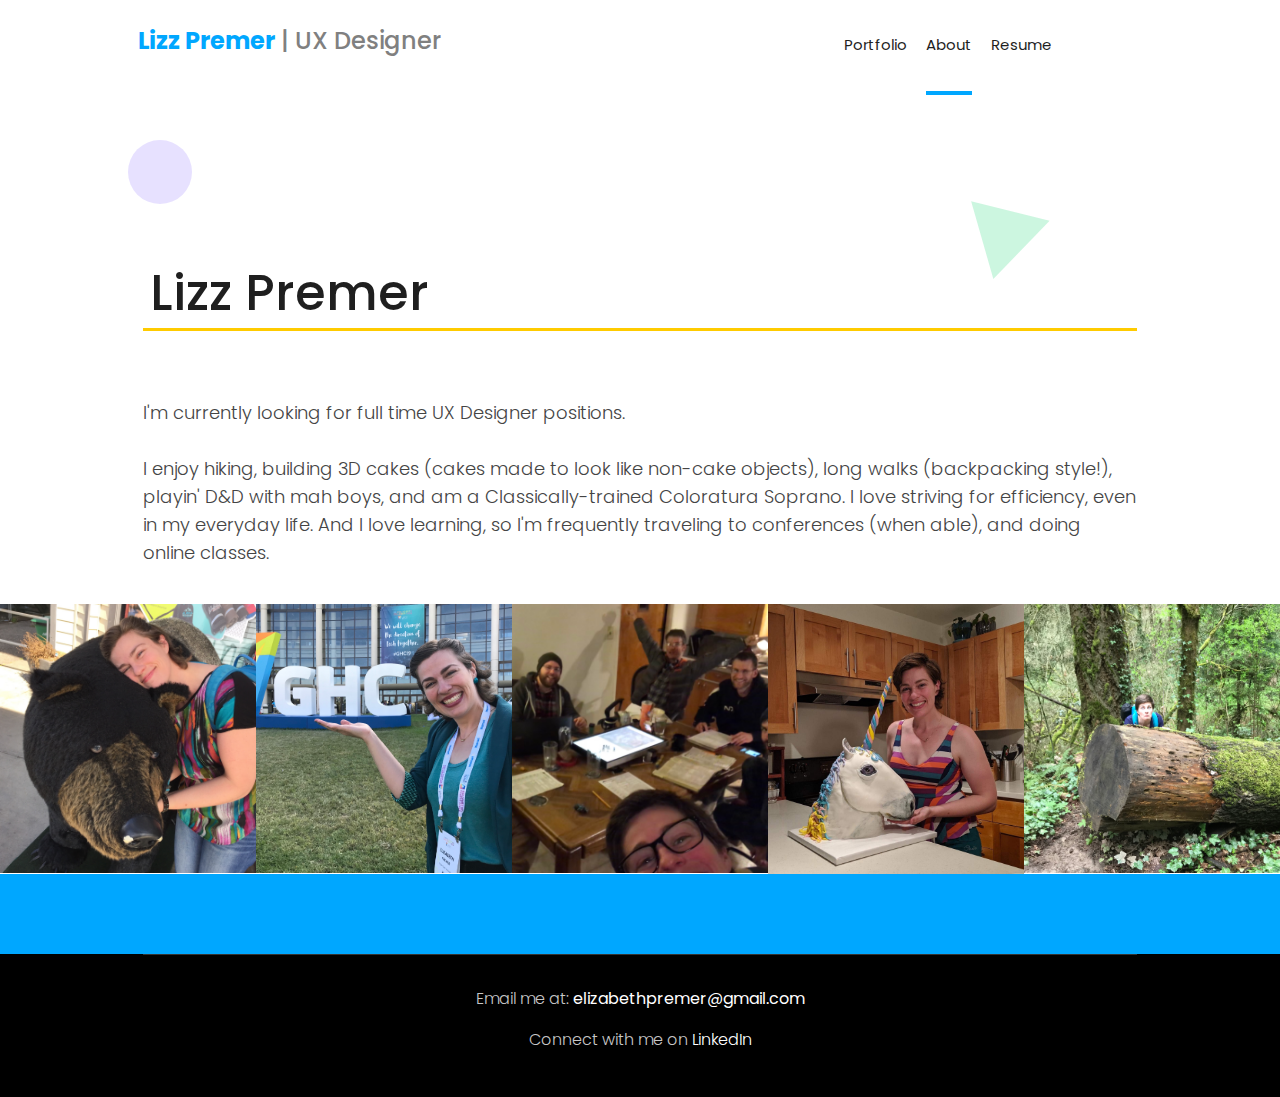
<file: about.html>
<!doctype html>
<html class="no-js" lang="zxx">

<head>
    <meta charset="utf-8">
    <meta http-equiv="x-ua-compatible" content="ie=edge">
    <title>Lizz Premer | UX Designer</title>
    <meta name="description" content="">
    <meta name="viewport" content="width=device-width, initial-scale=1">

    <!-- <link rel="manifest" href="site.webmanifest"> -->
    <link rel="shortcut icon" type="image/x-icon" href="img/favicon.ico">
    <!-- Place favicon.ico in the root directory -->

    <!-- CSS here -->
    <link rel="stylesheet" href="css/bootstrap.min.css">
    <link rel="stylesheet" href="css/owl.carousel.min.css">
    <link rel="stylesheet" href="css/magnific-popup.css">
    <link rel="stylesheet" href="css/font-awesome.min.css">
    <link rel="stylesheet" href="css/themify-icons.css">
    <link rel="stylesheet" href="css/nice-select.css">
    <link rel="stylesheet" href="css/flaticon.css">
    <link rel="stylesheet" href="css/gijgo.css">
    <link rel="stylesheet" href="css/animate.css">
    <link rel="stylesheet" href="css/slicknav.css">
    <link rel="stylesheet" href="css/style.css">
    <!-- <link rel="stylesheet" href="css/responsive.css"> -->
</head>

<body>
    <!--[if lte IE 9]>
            <p class="browserupgrade">You are using an <strong>outdated</strong> browser. Please <a href="https://browsehappy.com/">upgrade your browser</a> to improve your experience and security.</p>
        <![endif]-->

    <!-- header-start -->
    <header>
        <div class="header-area ">
            <div id="sticky-header" class="main-header-area">
                <div class="container p-0">
                    <div class="row align-items-center no-gutters">
                        <div class="col-xl-4 col-lg-4">
                            <div class="logo-img" style="padding-left:10px;">
                                    <a href="/index.html">
                                        <h3 style="color:gray;"><strong style="color:#00A7FF">Lizz Premer</strong> | UX
                                            Designer
                                        </h3>
                                    </a>
                            </div>
                        </div>
                        <div class="col-xl-7 col-lg-7">
                            <div class="main-menu  d-none d-lg-block" style="text-align:right;">
                                <nav>
                                    <ul id="navigation">
                                        <li><a href="index.html">Portfolio</a></li>
                                        <li><a class="active" href="about.html">About</a></li>
                                        <li><a href="/pdfs/LizzPremer_UX_Resume.pdf" target="_blank">Resume</a></li>
                                    </ul>
                                </nav>
                            </div>
                        </div>
                        <div class="col-12">
                            <div class="mobile_menu d-block d-lg-none"></div>
                        </div>
                    </div>
                </div>
            </div>
        </div>
    </header>
    <!-- header-end -->

    <!-- agency_heading_start -->
    <div class="agency_heading" style="padding-bottom: 15px;">
        <div class="container">
            <div class="row">
                <div class="col-xl-12">
                    <div class="agency_text">
                        <h3 class="underline_text">Lizz Premer</h3>
                    </div>
                </div>
            </div>
        </div>
        <div class="animated_shape">
            <div class="anim_1">
                <img src="img/about/1.png" alt="">
            </div>
            <div class="anim_2">
                <img src="img/about/2.png" alt="">
            </div>
        </div>
    </div>
    <!-- agency_heading_end -->


    <!-- build_product_start -->
    <div>
        <div class="container">
            <div class="row align-items-center">
                <div class="col-md-12">
                    <div class="product_right">
                        <p style="color: #444; font-size: 18px;padding-bottom:15px;">I'm currently looking for full time UX Designer positions.</p>
                        <p style="color: #444; font-size: 18px;">I enjoy hiking, building 3D cakes</a> (cakes made to look like non-cake objects), long walks (backpacking style!), playin' D&D with mah boys, and am a Classically-trained Coloratura Soprano. I love striving for efficiency, even in my everyday life. And I love learning, so I'm frequently traveling to conferences (when able), and doing online classes. </p>
                        <a href="#" class="underline_text">Visit Our Profile</a>
                    </div>
                    
                </div>
            </div>
        </div>
    </div>
    <!-- build_product_end -->

    <!-- instragram_area_start -->
    <div class="instragram_area">
            <div class="single_instagram">
                <img src="img/instragram/bear.JPG" alt="">
            </div>
            <div class="single_instagram">
                <img src="img/instragram/ghc.JPG" alt="">
            </div>
            <div class="single_instagram">
                <img src="img/instragram/dnd.jpg" alt="">
            </div>
            <div class="single_instagram">
                <img src="img/instragram/unicorn_cake.JPG" alt="">
            </div>
            <div class="single_instagram">
                <img src="img/instragram/hiding.jpg" alt="">
            </div>
    </div>
    <!-- instragram_area_end -->

    <div class="Visit_Work text-center">
        <!-- intentionally blank -->
    </div>

    <!-- video_area_start -->
    <!-- <div class="video_area">
        <div class="container-fluid p-0">
            <div class="row no-gutters">
                <div class="col-xl-12">
                    <div class="video_banner video_bg_1">
                        <a class="popup-video" href="https://www.youtube.com/watch?v=BnTroF3vEqg">
                            <i class="fa fa-play"></i>
                        </a>
                    </div>
                </div>
            </div>
        </div>
    </div> -->
    <!-- video_area_end -->

    <!-- footer -->
    <footer class="footer">
        <div class="footer_top" style="padding-top: 0px; padding-bottom: 0px;">
            <div class="copy-right_text">
                <div class="container">
                    <div class="footer_border"></div>
                    <div class="row">
                        <div class="col-md-12" style="text-align: center;">
                            <!-- change in style.css 
                        -menu li a:hover{text-decoration:none}a,button{color:WHITE;-->
                            <div class="footer_widget">
                                <p>Email me at: <a
                                        href="mailto:elizabethpremer@gmail.com"><strong>elizabethpremer@gmail.com</strong></a>
                                </p>
                            </div>
                        </div>
                        <div class="col-md-12" style="text-align: center;">
                            <div class="footer_widget">
                                <p>Connect with me on <a
                                        href="https://www.linkedin.com/in/elizabethpremer/" target="_blank">LinkedIn</a>
                                </p>
                            </div>
                        </div>
                    </div>
                </div>
            </div>
    </footer>
    <!-- footer -->

    <!-- JS here -->
    <script src="js/vendor/modernizr-3.5.0.min.js"></script>
    <script src="js/vendor/jquery-1.12.4.min.js"></script>
    <script src="js/popper.min.js"></script>
    <script src="js/bootstrap.min.js"></script>
    <script src="js/owl.carousel.min.js"></script>
    <script src="js/isotope.pkgd.min.js"></script>
    <script src="js/ajax-form.js"></script>
    <script src="js/waypoints.min.js"></script>
    <script src="js/jquery.counterup.min.js"></script>
    <script src="js/imagesloaded.pkgd.min.js"></script>
    <script src="js/scrollIt.js"></script>
    <script src="js/jquery.scrollUp.min.js"></script>
    <script src="js/wow.min.js"></script>
    <script src="js/nice-select.min.js"></script>
    <script src="js/jquery.slicknav.min.js"></script>
    <script src="js/jquery.magnific-popup.min.js"></script>
    <script src="js/plugins.js"></script>
    <script src="js/gijgo.min.js"></script>

    <!--contact js-->
    <script src="js/contact.js"></script>
    <script src="js/jquery.ajaxchimp.min.js"></script>
    <script src="js/jquery.form.js"></script>
    <script src="js/jquery.validate.min.js"></script>
    <script src="js/mail-script.js"></script>

    <script src="js/main.js"></script>
</body>

</html>
</file>
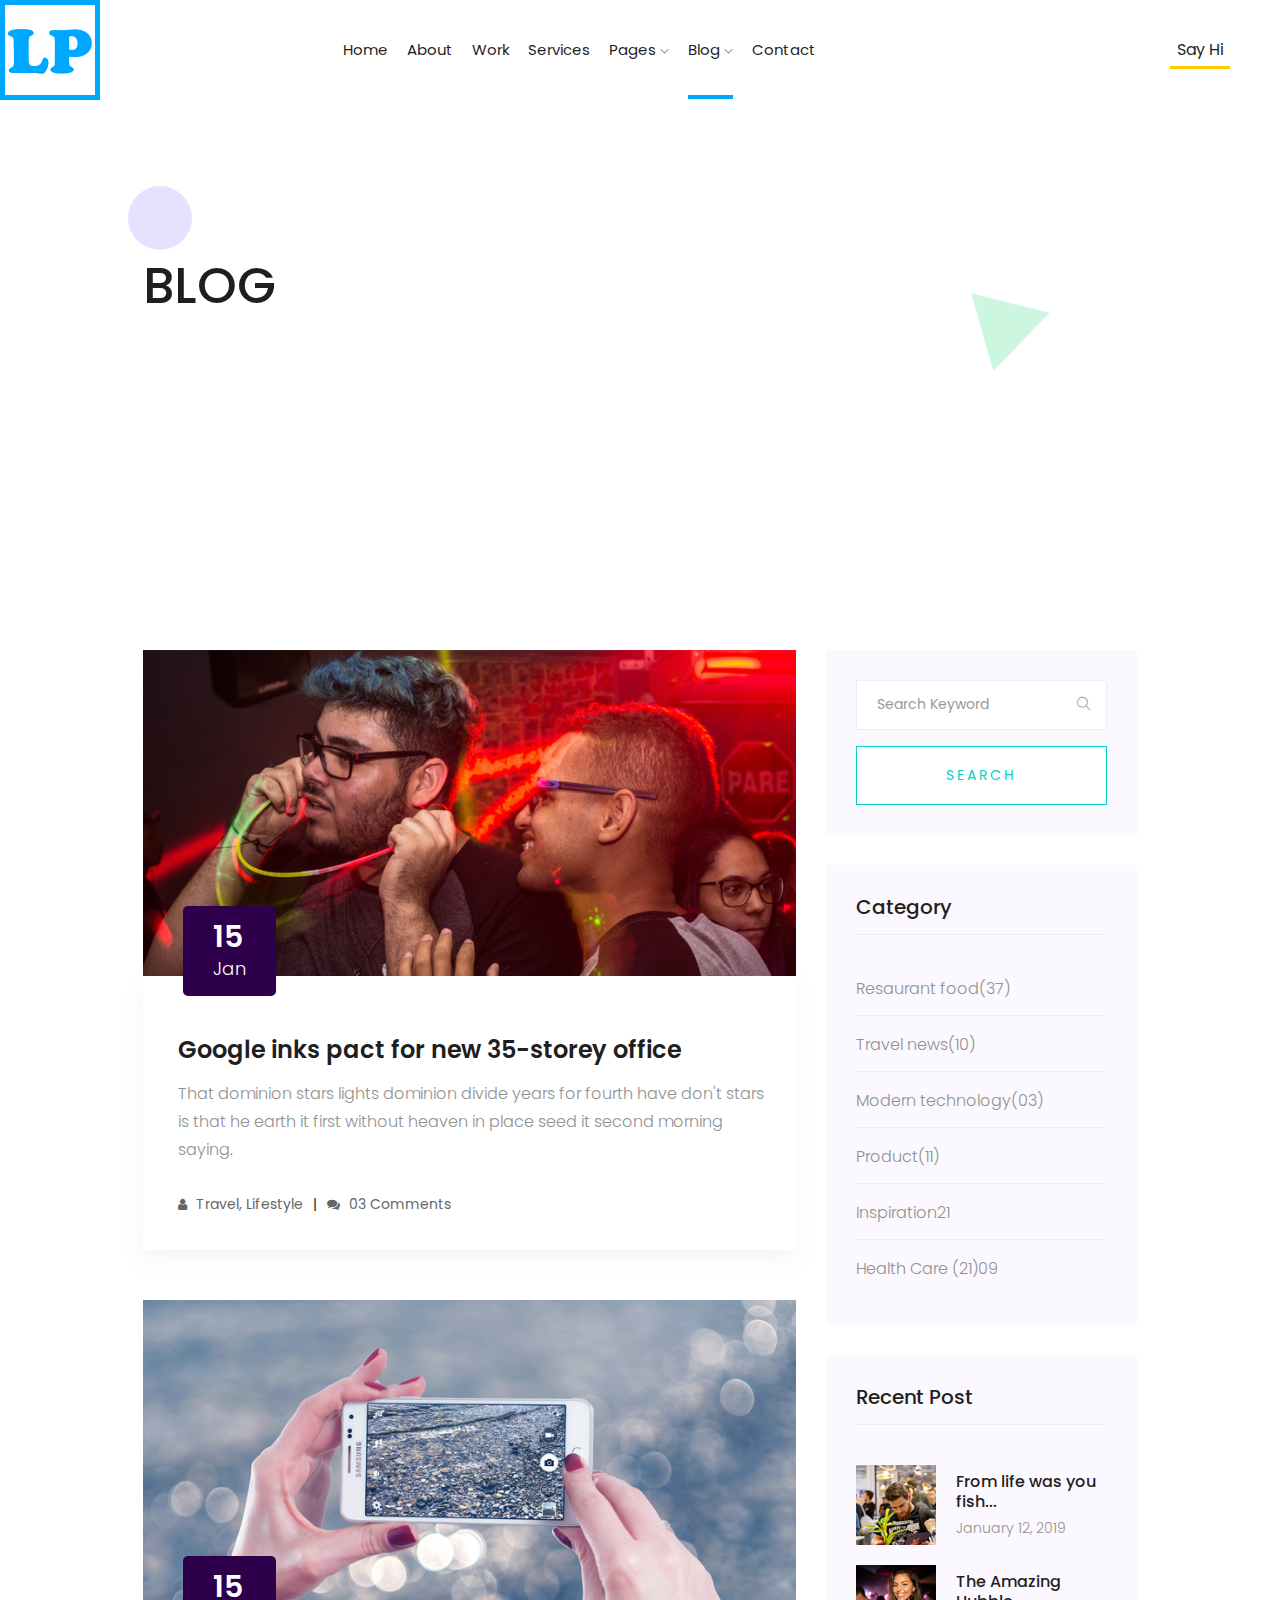
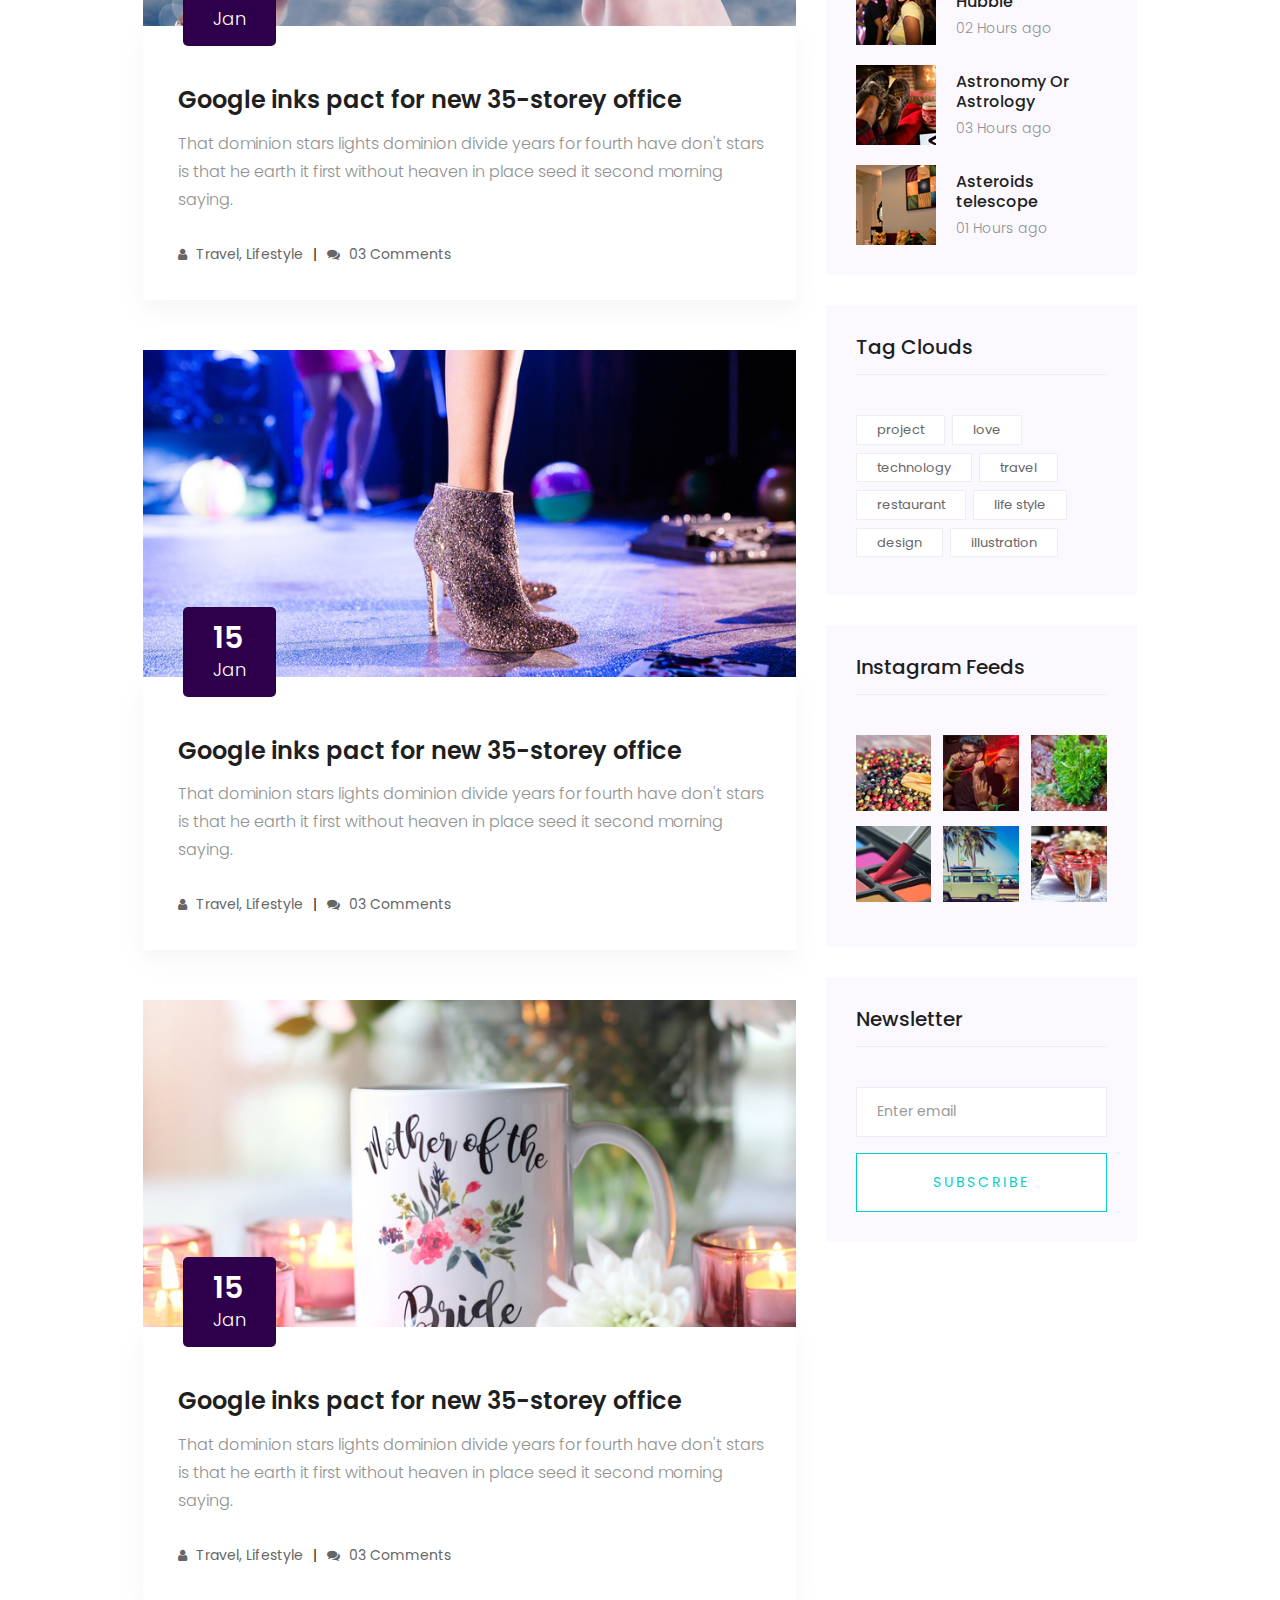
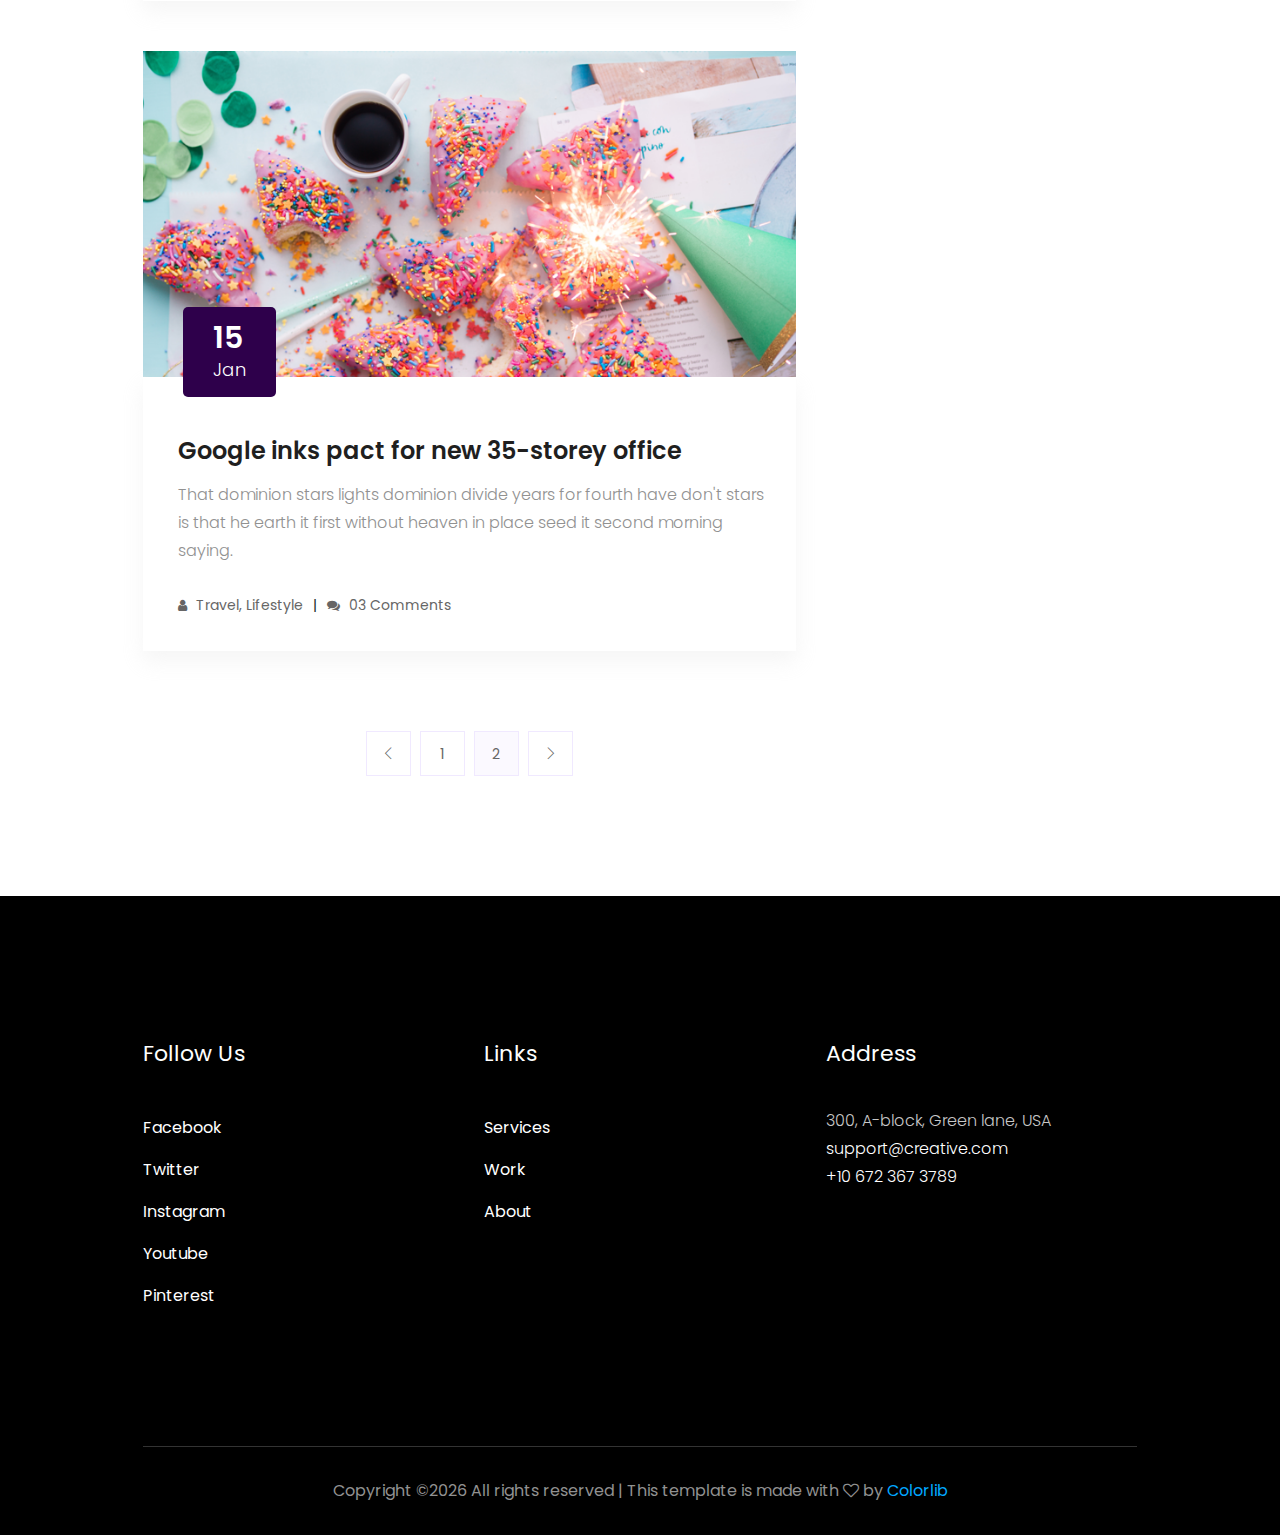
<file: blog.html>
<!doctype html>
<html class="no-js" lang="zxx">

<head>
    <meta charset="utf-8">
    <meta http-equiv="x-ua-compatible" content="ie=edge">
    <title>Creative Agency</title>
    <meta name="description" content="">
    <meta name="viewport" content="width=device-width, initial-scale=1">

    <!-- <link rel="manifest" href="site.webmanifest"> -->
    <link rel="shortcut icon" type="image/x-icon" href="img/favicon.png">
    <!-- Place favicon.ico in the root directory -->

    <!-- CSS here -->
    <link rel="stylesheet" href="css/bootstrap.min.css">
    <link rel="stylesheet" href="css/owl.carousel.min.css">
    <link rel="stylesheet" href="css/magnific-popup.css">
    <link rel="stylesheet" href="css/font-awesome.min.css">
    <link rel="stylesheet" href="css/themify-icons.css">
    <link rel="stylesheet" href="css/nice-select.css">
    <link rel="stylesheet" href="css/flaticon.css">
    <link rel="stylesheet" href="css/gijgo.css">
    <link rel="stylesheet" href="css/animate.css">
    <link rel="stylesheet" href="css/slicknav.css">
    <link rel="stylesheet" href="css/style.css">
    <!-- <link rel="stylesheet" href="css/responsive.css"> -->
</head>

<body>
    <!--[if lte IE 9]>
            <p class="browserupgrade">You are using an <strong>outdated</strong> browser. Please <a href="https://browsehappy.com/">upgrade your browser</a> to improve your experience and security.</p>
        <![endif]-->

    <!-- header-start -->
    <header>
            <div class="header-area ">
                <div id="sticky-header" class="main-header-area">
                    <div class="container-fluid p-0">
                        <div class="row align-items-center no-gutters">
                            <div class="col-xl-2 col-lg-2">
                                <div class="logo-img">
                                    <a href="index.html">
                                        <img src="img/logo.png" alt="">
                                    </a>
                                </div>
                            </div>
                            <div class="col-xl-7 col-lg-7">
                                <div class="main-menu  d-none d-lg-block">
                                    <nav>
                                        <ul id="navigation">
                                            <li><a href="index.html">home</a></li>
                                            <li><a href="about.html">About</a></li>
                                            <li><a href="work.html">work</a></li>
                                            <li><a href="service.html">services</a></li>
                                            <li><a href="#">pages <i class="ti-angle-down"></i></a>
                                                <ul class="submenu">
                                                    <li><a href="work_details.html">work details</a></li>
                                                    <li><a href="elements.html">elements</a></li>
                                                </ul>
                                            </li>
    
                                            <li><a class="active" href="#">blog <i class="ti-angle-down"></i></a>
                                                <ul class="submenu">
                                                    <li><a href="blog.html">blog</a></li>
                                                    <li><a href="single-blog.html">single-blog</a></li>
                                                </ul>
                                            </li>
                                            <li><a href="contact.html">Contact</a></li>
                                        </ul>
                                    </nav>
                                </div>
                            </div>
                            <div class="col-xl-3 col-lg-3 d-none d-lg-block">
                                <div class="log_chat_area d-flex align-items-center">
                                    <a href="#" target="_black" class="say_hi">Say Hi</a>
                                </div>
                            </div>
                            <div class="col-12">
                                <div class="mobile_menu d-block d-lg-none"></div>
                            </div>
                        </div>
                    </div>
                </div>
            </div>
        </header>
        <!-- header-end -->
    
    <!-- agency_heading_start -->
    <div class="agency_heading">
            <div class="container">
                <div class="row">
                    <div class="col-xl-12">
                        <div class="agency_text text-uppercase">
                            <h3>blog</h3>
                        </div>
                    </div>
                </div>
            </div>
            <div class="animated_shape">
                <div class="anim_1">
                    <img src="img/about/1.png" alt="">
                </div>
                <div class="anim_2">
                    <img src="img/about/2.png" alt="">
                </div>
            </div>
        </div>
        <!-- agency_heading_end -->


    <!--================Blog Area =================-->
    <section class="blog_area section-padding">
        <div class="container">
            <div class="row">
                <div class="col-lg-8 mb-5 mb-lg-0">
                    <div class="blog_left_sidebar">
                        <article class="blog_item">
                            <div class="blog_item_img">
                                <img class="card-img rounded-0" src="img/blog/single_blog_1.png" alt="">
                                <a href="#" class="blog_item_date">
                                    <h3>15</h3>
                                    <p>Jan</p>
                                </a>
                            </div>

                            <div class="blog_details">
                                <a class="d-inline-block" href="single-blog.html">
                                    <h2>Google inks pact for new 35-storey office</h2>
                                </a>
                                <p>That dominion stars lights dominion divide years for fourth have don't stars is that
                                    he earth it first without heaven in place seed it second morning saying.</p>
                                <ul class="blog-info-link">
                                    <li><a href="#"><i class="fa fa-user"></i> Travel, Lifestyle</a></li>
                                    <li><a href="#"><i class="fa fa-comments"></i> 03 Comments</a></li>
                                </ul>
                            </div>
                        </article>

                        <article class="blog_item">
                            <div class="blog_item_img">
                                <img class="card-img rounded-0" src="img/blog/single_blog_2.png" alt="">
                                <a href="#" class="blog_item_date">
                                    <h3>15</h3>
                                    <p>Jan</p>
                                </a>
                            </div>

                            <div class="blog_details">
                                <a class="d-inline-block" href="single-blog.html">
                                    <h2>Google inks pact for new 35-storey office</h2>
                                </a>
                                <p>That dominion stars lights dominion divide years for fourth have don't stars is that
                                    he earth it first without heaven in place seed it second morning saying.</p>
                                <ul class="blog-info-link">
                                    <li><a href="#"><i class="fa fa-user"></i> Travel, Lifestyle</a></li>
                                    <li><a href="#"><i class="fa fa-comments"></i> 03 Comments</a></li>
                                </ul>
                            </div>
                        </article>

                        <article class="blog_item">
                            <div class="blog_item_img">
                                <img class="card-img rounded-0" src="img/blog/single_blog_3.png" alt="">
                                <a href="#" class="blog_item_date">
                                    <h3>15</h3>
                                    <p>Jan</p>
                                </a>
                            </div>

                            <div class="blog_details">
                                <a class="d-inline-block" href="single-blog.html">
                                    <h2>Google inks pact for new 35-storey office</h2>
                                </a>
                                <p>That dominion stars lights dominion divide years for fourth have don't stars is that
                                    he earth it first without heaven in place seed it second morning saying.</p>
                                <ul class="blog-info-link">
                                    <li><a href="#"><i class="fa fa-user"></i> Travel, Lifestyle</a></li>
                                    <li><a href="#"><i class="fa fa-comments"></i> 03 Comments</a></li>
                                </ul>
                            </div>
                        </article>

                        <article class="blog_item">
                            <div class="blog_item_img">
                                <img class="card-img rounded-0" src="img/blog/single_blog_4.png" alt="">
                                <a href="#" class="blog_item_date">
                                    <h3>15</h3>
                                    <p>Jan</p>
                                </a>
                            </div>

                            <div class="blog_details">
                                <a class="d-inline-block" href="single-blog.html">
                                    <h2>Google inks pact for new 35-storey office</h2>
                                </a>
                                <p>That dominion stars lights dominion divide years for fourth have don't stars is that
                                    he earth it first without heaven in place seed it second morning saying.</p>
                                <ul class="blog-info-link">
                                    <li><a href="#"><i class="fa fa-user"></i> Travel, Lifestyle</a></li>
                                    <li><a href="#"><i class="fa fa-comments"></i> 03 Comments</a></li>
                                </ul>
                            </div>
                        </article>

                        <article class="blog_item">
                            <div class="blog_item_img">
                                <img class="card-img rounded-0" src="img/blog/single_blog_5.png" alt="">
                                <a href="#" class="blog_item_date">
                                    <h3>15</h3>
                                    <p>Jan</p>
                                </a>
                            </div>

                            <div class="blog_details">
                                <a class="d-inline-block" href="single-blog.html">
                                    <h2>Google inks pact for new 35-storey office</h2>
                                </a>
                                <p>That dominion stars lights dominion divide years for fourth have don't stars is that
                                    he earth it first without heaven in place seed it second morning saying.</p>
                                <ul class="blog-info-link">
                                    <li><a href="#"><i class="fa fa-user"></i> Travel, Lifestyle</a></li>
                                    <li><a href="#"><i class="fa fa-comments"></i> 03 Comments</a></li>
                                </ul>
                            </div>
                        </article>

                        <nav class="blog-pagination justify-content-center d-flex">
                            <ul class="pagination">
                                <li class="page-item">
                                    <a href="#" class="page-link" aria-label="Previous">
                                        <i class="ti-angle-left"></i>
                                    </a>
                                </li>
                                <li class="page-item">
                                    <a href="#" class="page-link">1</a>
                                </li>
                                <li class="page-item active">
                                    <a href="#" class="page-link">2</a>
                                </li>
                                <li class="page-item">
                                    <a href="#" class="page-link" aria-label="Next">
                                        <i class="ti-angle-right"></i>
                                    </a>
                                </li>
                            </ul>
                        </nav>
                    </div>
                </div>
                <div class="col-lg-4">
                    <div class="blog_right_sidebar">
                        <aside class="single_sidebar_widget search_widget">
                            <form action="#">
                                <div class="form-group">
                                    <div class="input-group mb-3">
                                        <input type="text" class="form-control" placeholder='Search Keyword'
                                            onfocus="this.placeholder = ''"
                                            onblur="this.placeholder = 'Search Keyword'">
                                        <div class="input-group-append">
                                            <button class="btn" type="button"><i class="ti-search"></i></button>
                                        </div>
                                    </div>
                                </div>
                                <button class="button rounded-0 primary-bg text-white w-100 btn_1 boxed-btn"
                                    type="submit">Search</button>
                            </form>
                        </aside>

                        <aside class="single_sidebar_widget post_category_widget">
                            <h4 class="widget_title">Category</h4>
                            <ul class="list cat-list">
                                <li>
                                    <a href="#" class="d-flex">
                                        <p>Resaurant food</p>
                                        <p>(37)</p>
                                    </a>
                                </li>
                                <li>
                                    <a href="#" class="d-flex">
                                        <p>Travel news</p>
                                        <p>(10)</p>
                                    </a>
                                </li>
                                <li>
                                    <a href="#" class="d-flex">
                                        <p>Modern technology</p>
                                        <p>(03)</p>
                                    </a>
                                </li>
                                <li>
                                    <a href="#" class="d-flex">
                                        <p>Product</p>
                                        <p>(11)</p>
                                    </a>
                                </li>
                                <li>
                                    <a href="#" class="d-flex">
                                        <p>Inspiration</p>
                                        <p>21</p>
                                    </a>
                                </li>
                                <li>
                                    <a href="#" class="d-flex">
                                        <p>Health Care (21)</p>
                                        <p>09</p>
                                    </a>
                                </li>
                            </ul>
                        </aside>

                        <aside class="single_sidebar_widget popular_post_widget">
                            <h3 class="widget_title">Recent Post</h3>
                            <div class="media post_item">
                                <img src="img/post/post_1.png" alt="post">
                                <div class="media-body">
                                    <a href="single-blog.html">
                                        <h3>From life was you fish...</h3>
                                    </a>
                                    <p>January 12, 2019</p>
                                </div>
                            </div>
                            <div class="media post_item">
                                <img src="img/post/post_2.png" alt="post">
                                <div class="media-body">
                                    <a href="single-blog.html">
                                        <h3>The Amazing Hubble</h3>
                                    </a>
                                    <p>02 Hours ago</p>
                                </div>
                            </div>
                            <div class="media post_item">
                                <img src="img/post/post_3.png" alt="post">
                                <div class="media-body">
                                    <a href="single-blog.html">
                                        <h3>Astronomy Or Astrology</h3>
                                    </a>
                                    <p>03 Hours ago</p>
                                </div>
                            </div>
                            <div class="media post_item">
                                <img src="img/post/post_4.png" alt="post">
                                <div class="media-body">
                                    <a href="single-blog.html">
                                        <h3>Asteroids telescope</h3>
                                    </a>
                                    <p>01 Hours ago</p>
                                </div>
                            </div>
                        </aside>
                        <aside class="single_sidebar_widget tag_cloud_widget">
                            <h4 class="widget_title">Tag Clouds</h4>
                            <ul class="list">
                                <li>
                                    <a href="#">project</a>
                                </li>
                                <li>
                                    <a href="#">love</a>
                                </li>
                                <li>
                                    <a href="#">technology</a>
                                </li>
                                <li>
                                    <a href="#">travel</a>
                                </li>
                                <li>
                                    <a href="#">restaurant</a>
                                </li>
                                <li>
                                    <a href="#">life style</a>
                                </li>
                                <li>
                                    <a href="#">design</a>
                                </li>
                                <li>
                                    <a href="#">illustration</a>
                                </li>
                            </ul>
                        </aside>


                        <aside class="single_sidebar_widget instagram_feeds">
                            <h4 class="widget_title">Instagram Feeds</h4>
                            <ul class="instagram_row flex-wrap">
                                <li>
                                    <a href="#">
                                        <img class="img-fluid" src="img/post/post_5.png" alt="">
                                    </a>
                                </li>
                                <li>
                                    <a href="#">
                                        <img class="img-fluid" src="img/post/post_6.png" alt="">
                                    </a>
                                </li>
                                <li>
                                    <a href="#">
                                        <img class="img-fluid" src="img/post/post_7.png" alt="">
                                    </a>
                                </li>
                                <li>
                                    <a href="#">
                                        <img class="img-fluid" src="img/post/post_8.png" alt="">
                                    </a>
                                </li>
                                <li>
                                    <a href="#">
                                        <img class="img-fluid" src="img/post/post_9.png" alt="">
                                    </a>
                                </li>
                                <li>
                                    <a href="#">
                                        <img class="img-fluid" src="img/post/post_10.png" alt="">
                                    </a>
                                </li>
                            </ul>
                        </aside>


                        <aside class="single_sidebar_widget newsletter_widget">
                            <h4 class="widget_title">Newsletter</h4>

                            <form action="#">
                                <div class="form-group">
                                    <input type="email" class="form-control" onfocus="this.placeholder = ''"
                                        onblur="this.placeholder = 'Enter email'" placeholder='Enter email' required>
                                </div>
                                <button class="button rounded-0 primary-bg text-white w-100 btn_1 boxed-btn"
                                    type="submit">Subscribe</button>
                            </form>
                        </aside>
                    </div>
                </div>
            </div>
        </div>
    </section>
    <!--================Blog Area =================-->

    <!-- footer -->
    <footer class="footer">
            <div class="footer_top">
                <div class="container">
                    <div class="row">
                        <div class="col-xl-4 col-md-6 col-lg-4">
                            <div class="footer_widget">
                                <h3 class="footer_title">
                                        Follow Us
                                </h3>
                                <ul>
                                    <li><a href="#">Facebook</a></li>
                                    <li><a href="#"> Twitter</a></li>
                                    <li><a href="#">Instagram</a></li>
                                    <li><a href="#">Youtube</a></li>
                                    <li><a href="#">Pinterest</a></li>
                                </ul>
    
                            </div>
                        </div>
                        <div class="col-xl-4 col-md-6 col-lg-4">
                            <div class="footer_widget">
                                <h3 class="footer_title">
                                        Links
                                </h3>
                                <ul>
                                    <li><a href="service.html">Services</a></li>
                                    <li><a href="work.html"> Work</a></li>
                                    <li><a href="about.html">About</a></li>
                                </ul>
    
                            </div>
                        </div>
                        <div class="col-xl-4 col-md-6 col-lg-4">
                            <div class="footer_widget">
                                <h3 class="footer_title">
                                    Address
                                </h3>
                                <p>
                                        300, A-block, Green lane, USA <br>
                                        <a target="_blank" href="support@creative.com">support@creative.com</a> <br>
                                        <a target="_blank" href="+10 672 367 3789">+10 672 367 3789</a>
                                </p>
                            </div>
                        </div>
                    </div>
                </div>
            </div>
            <div class="copy-right_text">
                <div class="container">
                    <div class="footer_border"></div>
                    <div class="row">
                        <div class="col-xl-12">
                            <p class="copy_right text-center">
                                <!-- Link back to Colorlib can't be removed. Template is licensed under CC BY 3.0. -->
Copyright &copy;<script>document.write(new Date().getFullYear());</script> All rights reserved | This template is made with <i class="fa fa-heart-o" aria-hidden="true"></i> by <a href="https://colorlib.com" target="_blank">Colorlib</a>
<!-- Link back to Colorlib can't be removed. Template is licensed under CC BY 3.0. -->
                            </p>
                        </div>
                    </div>
                </div>
            </div>
        </footer>
        <!-- footer -->
<!-- form itself end -->
    <!-- JS here -->
    <script src="js/vendor/modernizr-3.5.0.min.js"></script>
    <script src="js/vendor/jquery-1.12.4.min.js"></script>
    <script src="js/popper.min.js"></script>
    <script src="js/bootstrap.min.js"></script>
    <script src="js/owl.carousel.min.js"></script>
    <script src="js/isotope.pkgd.min.js"></script>
    <script src="js/ajax-form.js"></script>
    <script src="js/waypoints.min.js"></script>
    <script src="js/jquery.counterup.min.js"></script>
    <script src="js/imagesloaded.pkgd.min.js"></script>
    <script src="js/scrollIt.js"></script>
    <script src="js/jquery.scrollUp.min.js"></script>
    <script src="js/wow.min.js"></script>
    <script src="js/nice-select.min.js"></script>
    <script src="js/jquery.slicknav.min.js"></script>
    <script src="js/jquery.magnific-popup.min.js"></script>
    <script src="js/plugins.js"></script>
    <script src="js/gijgo.min.js"></script>

    <!--contact js-->
    <script src="js/contact.js"></script>
    <script src="js/jquery.ajaxchimp.min.js"></script>
    <script src="js/jquery.form.js"></script>
    <script src="js/jquery.validate.min.js"></script>
    <script src="js/mail-script.js"></script>

    <script src="js/main.js"></script>
</body>
</html>
</file>
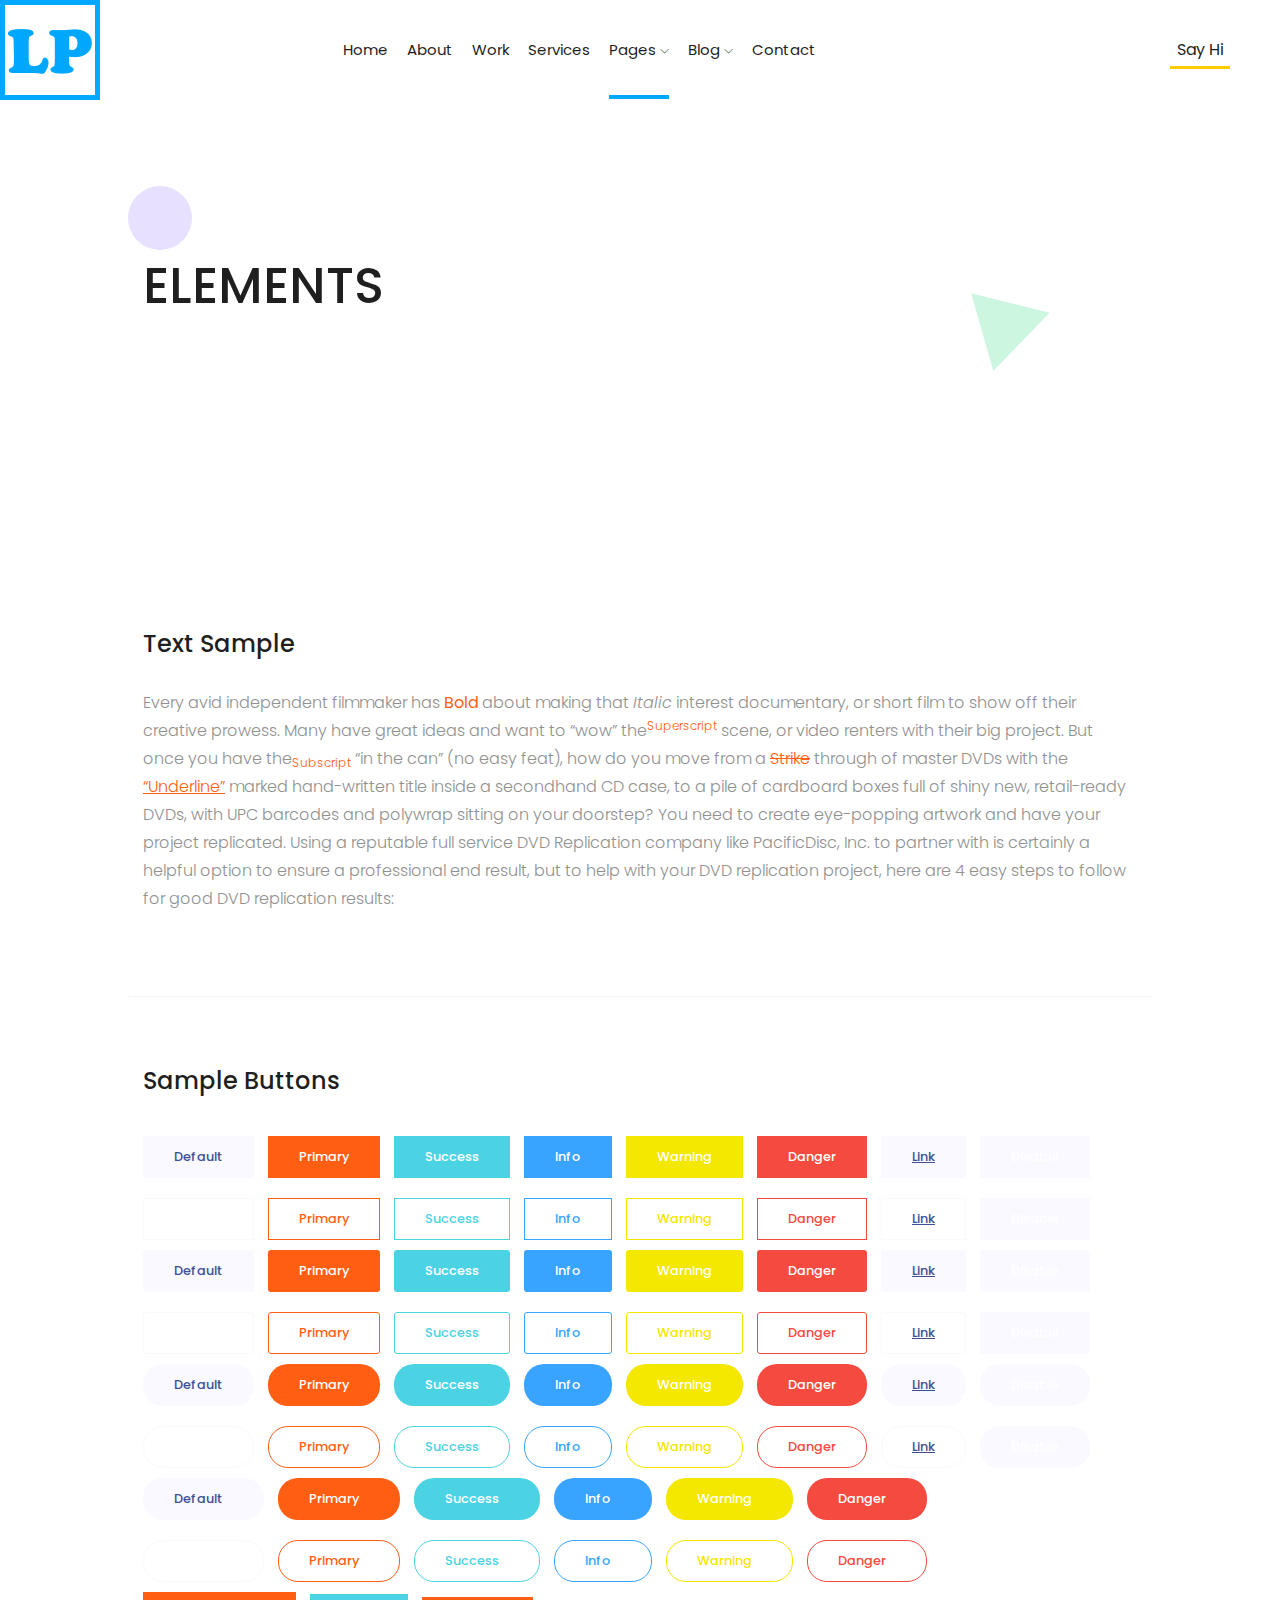
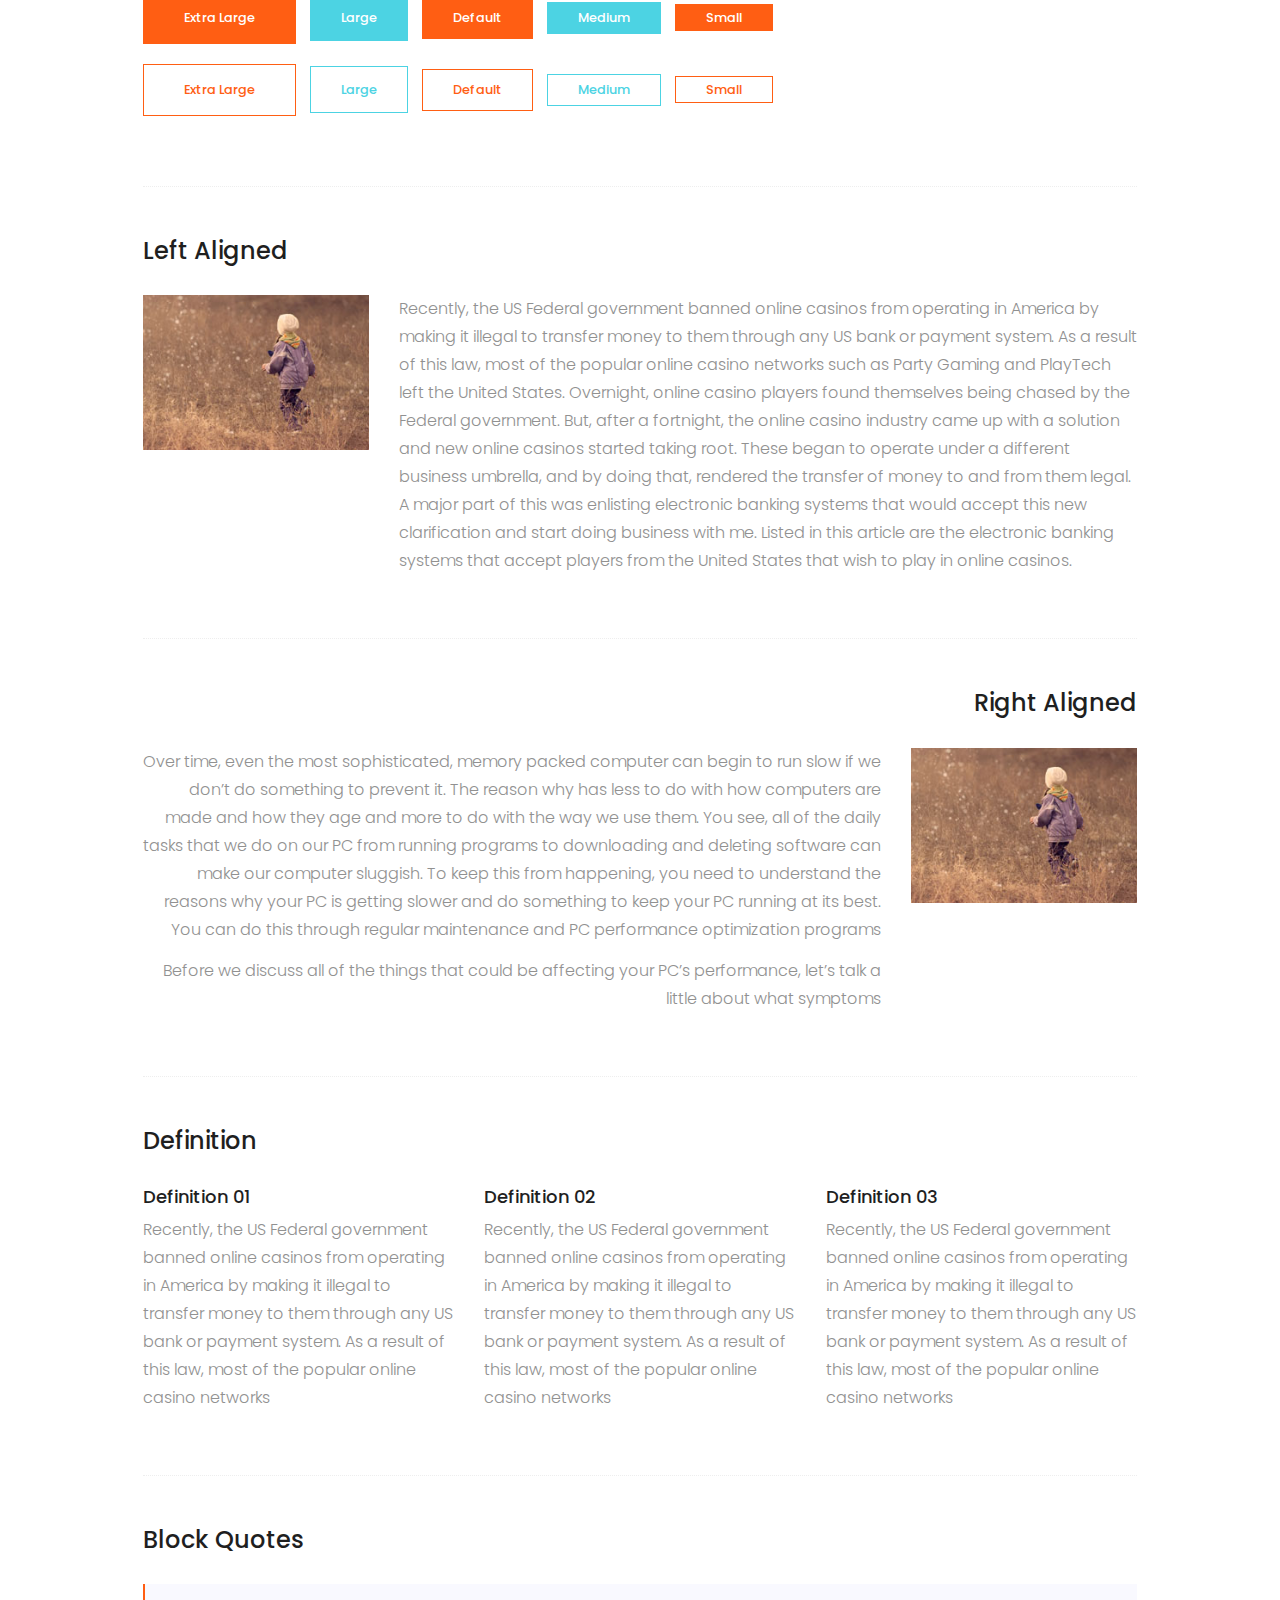
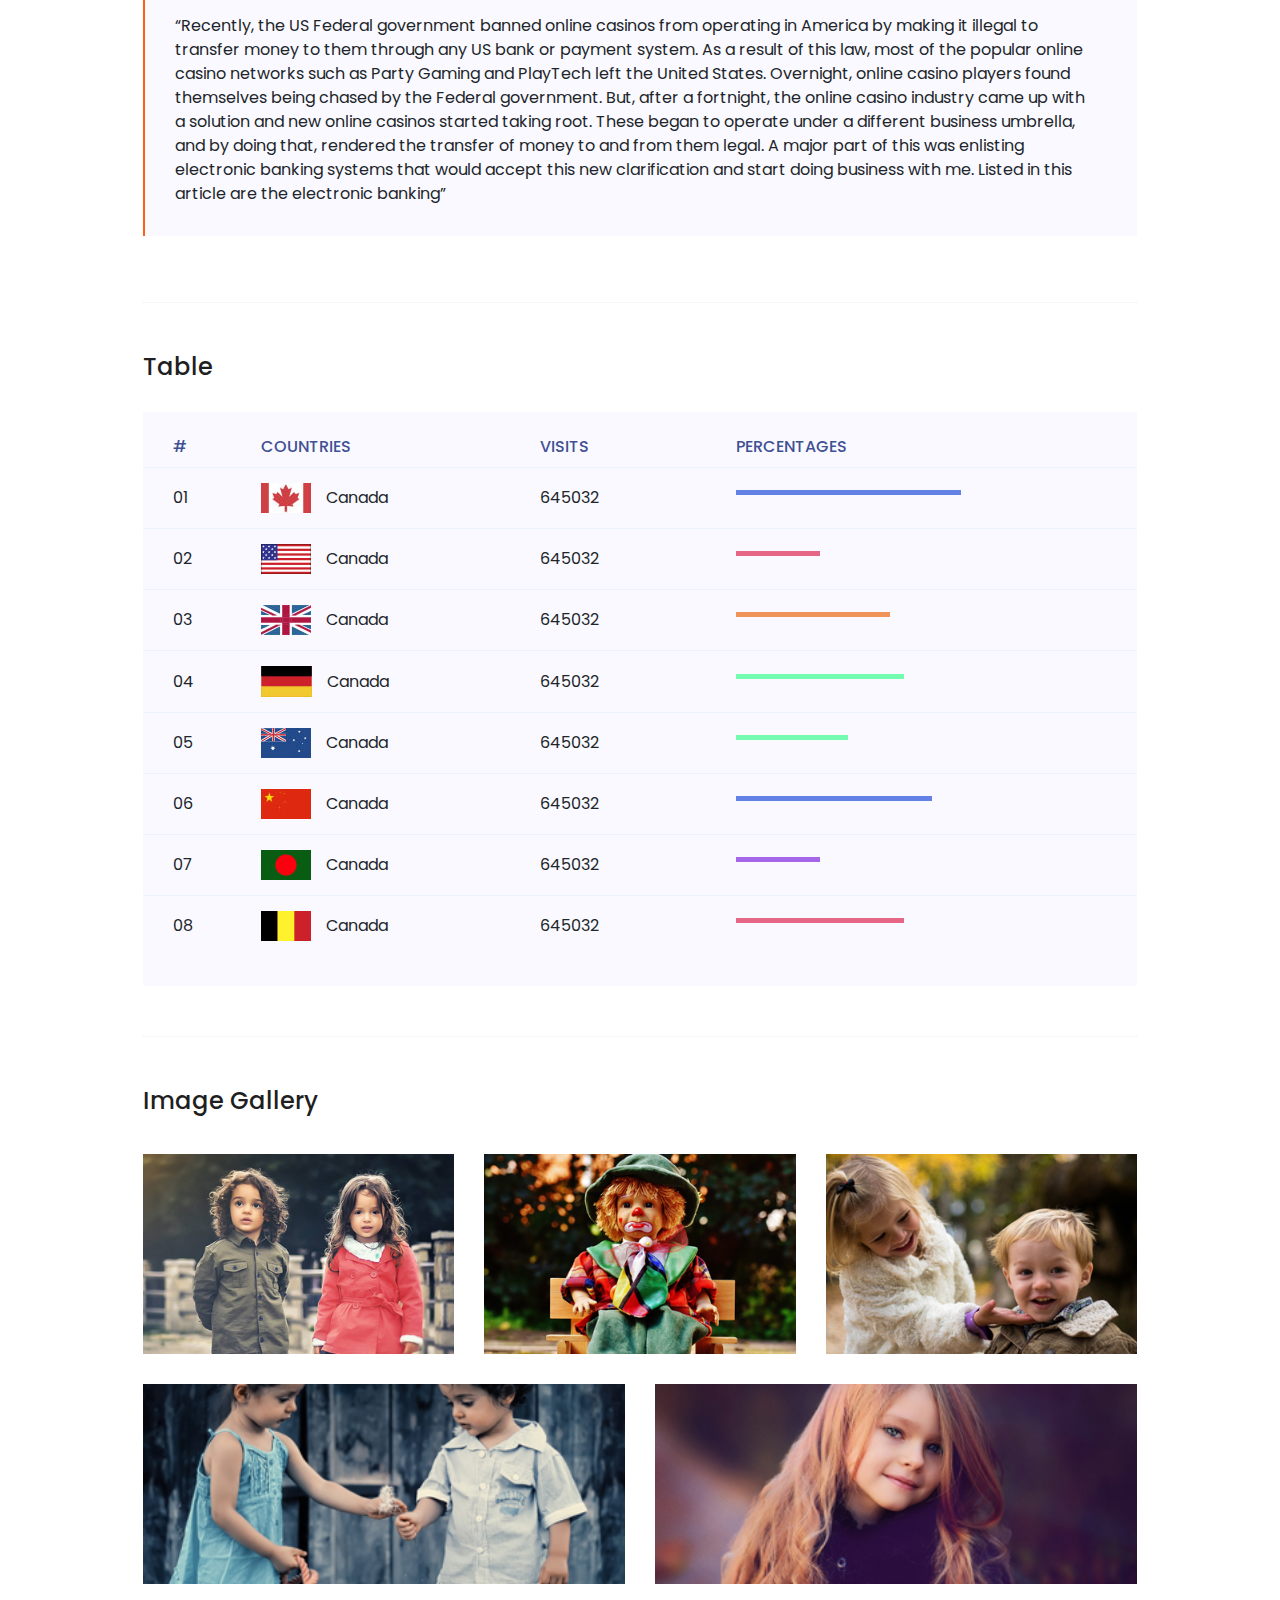
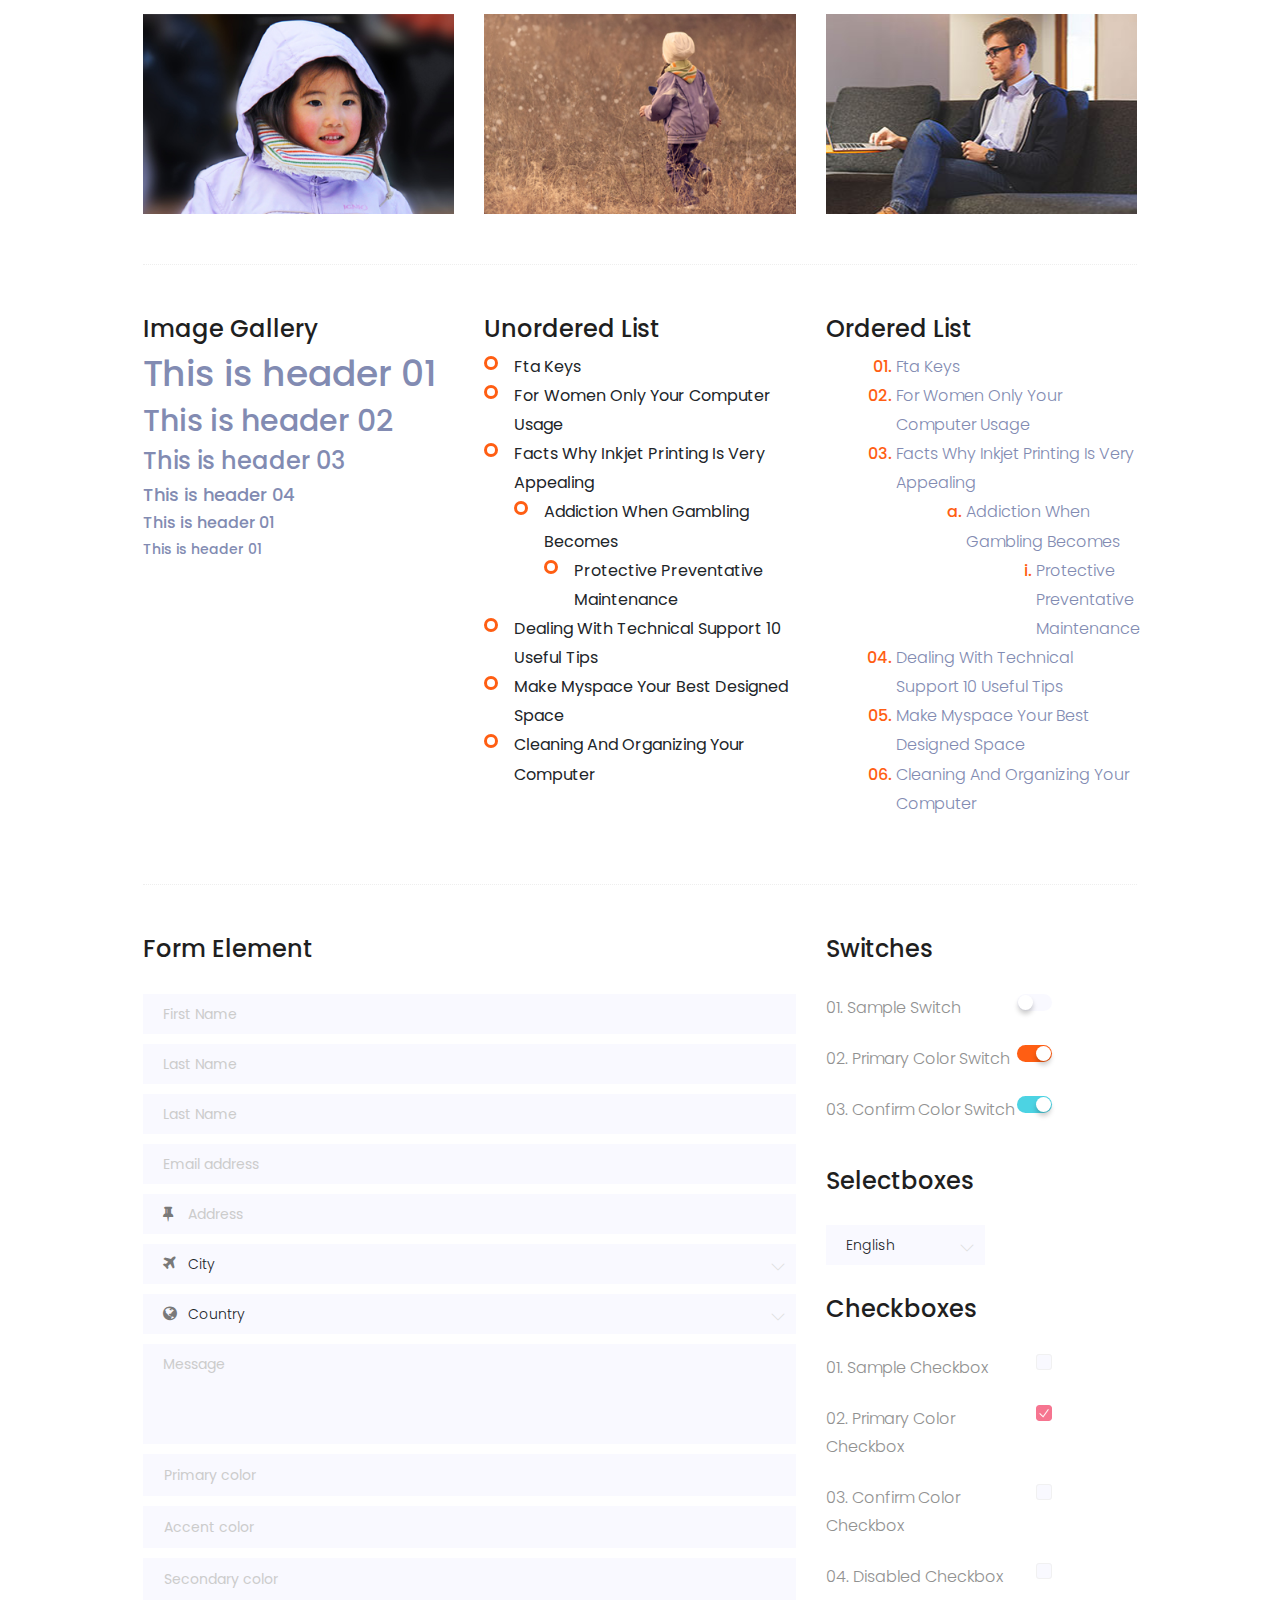
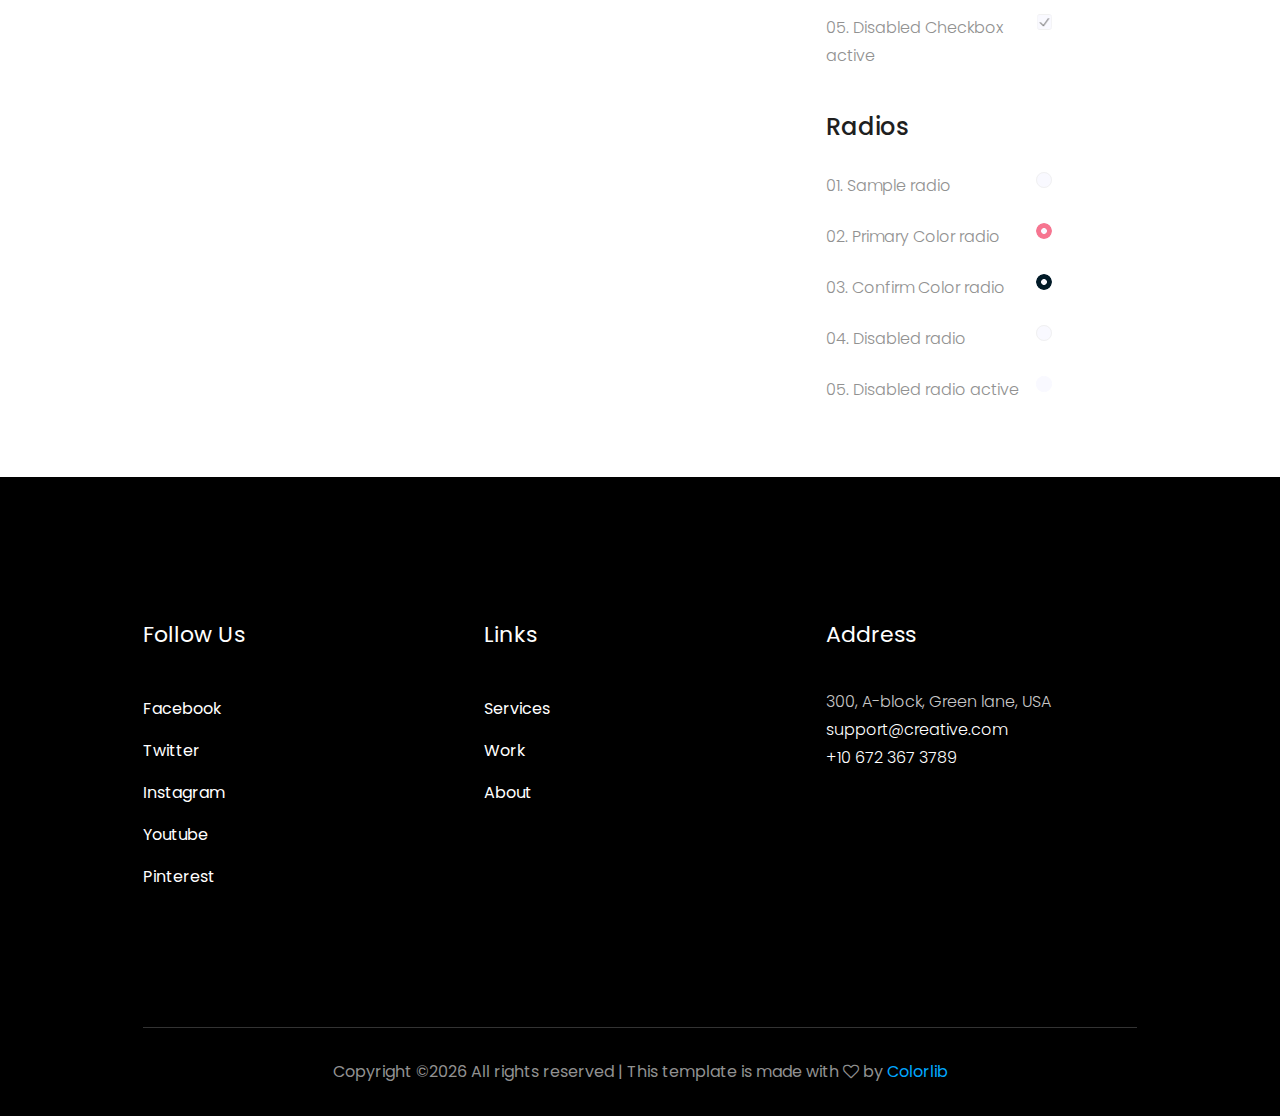
<file: elements.html>
<!doctype html>
<html class="no-js" lang="zxx">

<head>
	<meta charset="utf-8">
	<meta http-equiv="x-ua-compatible" content="ie=edge">
	<title>Creative Agency</title>
	<meta name="description" content="">
	<meta name="viewport" content="width=device-width, initial-scale=1">

	<!-- <link rel="manifest" href="site.webmanifest"> -->
	<link rel="shortcut icon" type="image/x-icon" href="img/favicon.png">
	<!-- Place favicon.ico in the root directory -->

	<!-- CSS here -->
	<link rel="stylesheet" href="css/bootstrap.min.css">
	<link rel="stylesheet" href="css/owl.carousel.min.css">
	<link rel="stylesheet" href="css/magnific-popup.css">
	<link rel="stylesheet" href="css/font-awesome.min.css">
	<link rel="stylesheet" href="css/themify-icons.css">
	<link rel="stylesheet" href="css/nice-select.css">
	<link rel="stylesheet" href="css/flaticon.css">
	<link rel="stylesheet" href="css/gijgo.css">
	<link rel="stylesheet" href="css/animate.css">
	<link rel="stylesheet" href="css/slicknav.css">
	<link rel="stylesheet" href="css/style.css">
	<!-- <link rel="stylesheet" href="css/responsive.css"> -->
</head>

<body>
	<!--[if lte IE 9]>
            <p class="browserupgrade">You are using an <strong>outdated</strong> browser. Please <a href="https://browsehappy.com/">upgrade your browser</a> to improve your experience and security.</p>
        <![endif]-->

    <!-- header-start -->
    <header>
			<div class="header-area ">
				<div id="sticky-header" class="main-header-area">
					<div class="container-fluid p-0">
						<div class="row align-items-center no-gutters">
							<div class="col-xl-2 col-lg-2">
								<div class="logo-img">
									<a href="index.html">
										<img src="img/logo.png" alt="">
									</a>
								</div>
							</div>
							<div class="col-xl-7 col-lg-7">
								<div class="main-menu  d-none d-lg-block">
									<nav>
										<ul id="navigation">
											<li><a href="index.html">home</a></li>
											<li><a href="about.html">About</a></li>
											<li><a href="work.html">work</a></li>
											<li><a href="service.html">services</a></li>
											<li><a class="active" href="#">pages <i class="ti-angle-down"></i></a>
												<ul class="submenu">
													<li><a href="work_details.html">work details</a></li>
													<li><a href="elements.html">elements</a></li>
												</ul>
											</li>
	
											<li><a href="#">blog <i class="ti-angle-down"></i></a>
												<ul class="submenu">
													<li><a href="blog.html">blog</a></li>
													<li><a href="single-blog.html">single-blog</a></li>
												</ul>
											</li>
											<li><a href="contact.html">Contact</a></li>
										</ul>
									</nav>
								</div>
							</div>
							<div class="col-xl-3 col-lg-3 d-none d-lg-block">
								<div class="log_chat_area d-flex align-items-center">
									<a href="#" target="_black" class="say_hi">Say Hi</a>
								</div>
							</div>
							<div class="col-12">
								<div class="mobile_menu d-block d-lg-none"></div>
							</div>
						</div>
					</div>
				</div>
			</div>
		</header>
		<!-- header-end -->
	
		<!-- agency_heading_start -->
		<div class="agency_heading">
			<div class="container">
				<div class="row">
					<div class="col-xl-12">
						<div class="agency_text text-uppercase">
							<h3>Elements</h3>
						</div>
					</div>
				</div>
			</div>
			<div class="animated_shape">
				<div class="anim_1">
					<img src="img/about/1.png" alt="">
				</div>
				<div class="anim_2">
					<img src="img/about/2.png" alt="">
				</div>
			</div>
		</div>
		<!-- agency_heading_end -->

	<!-- Start Sample Area -->
	<section class="sample-text-area">
		<div class="container box_1170">
			<h3 class="text-heading">Text Sample</h3>
			<p class="sample-text">
				Every avid independent filmmaker has <b>Bold</b> about making that <i>Italic</i> interest documentary,
				or short
				film to show off their creative prowess. Many have great ideas and want to “wow”
				the<sup>Superscript</sup> scene,
				or video renters with their big project. But once you have the<sub>Subscript</sub> “in the can” (no easy
				feat), how
				do you move from a <del>Strike</del> through of master DVDs with the <u>“Underline”</u> marked
				hand-written title
				inside a secondhand CD case, to a pile of cardboard boxes full of shiny new, retail-ready DVDs, with UPC
				barcodes
				and polywrap sitting on your doorstep? You need to create eye-popping artwork and have your project
				replicated.
				Using a reputable full service DVD Replication company like PacificDisc, Inc. to partner with is
				certainly a
				helpful option to ensure a professional end result, but to help with your DVD replication project, here
				are 4 easy
				steps to follow for good DVD replication results:

			</p>
		</div>
	</section>
	<!-- End Sample Area -->

	<!-- Start Button -->
	<section class="button-area">
		<div class="container box_1170 border-top-generic">
			<h3 class="text-heading">Sample Buttons</h3>
			<div class="button-group-area">
				<a href="#" class="genric-btn default">Default</a>
				<a href="#" class="genric-btn primary">Primary</a>
				<a href="#" class="genric-btn success">Success</a>
				<a href="#" class="genric-btn info">Info</a>
				<a href="#" class="genric-btn warning">Warning</a>
				<a href="#" class="genric-btn danger">Danger</a>
				<a href="#" class="genric-btn link">Link</a>
				<a href="#" class="genric-btn disable">Disable</a>
			</div>
			<div class="button-group-area mt-10">
				<a href="#" class="genric-btn default-border">Default</a>
				<a href="#" class="genric-btn primary-border">Primary</a>
				<a href="#" class="genric-btn success-border">Success</a>
				<a href="#" class="genric-btn info-border">Info</a>
				<a href="#" class="genric-btn warning-border">Warning</a>
				<a href="#" class="genric-btn danger-border">Danger</a>
				<a href="#" class="genric-btn link-border">Link</a>
				<a href="#" class="genric-btn disable">Disable</a>
			</div>
			<div class="button-group-area mt-40">
				<a href="#" class="genric-btn default radius">Default</a>
				<a href="#" class="genric-btn primary radius">Primary</a>
				<a href="#" class="genric-btn success radius">Success</a>
				<a href="#" class="genric-btn info radius">Info</a>
				<a href="#" class="genric-btn warning radius">Warning</a>
				<a href="#" class="genric-btn danger radius">Danger</a>
				<a href="#" class="genric-btn link radius">Link</a>
				<a href="#" class="genric-btn disable radius">Disable</a>
			</div>
			<div class="button-group-area mt-10">
				<a href="#" class="genric-btn default-border radius">Default</a>
				<a href="#" class="genric-btn primary-border radius">Primary</a>
				<a href="#" class="genric-btn success-border radius">Success</a>
				<a href="#" class="genric-btn info-border radius">Info</a>
				<a href="#" class="genric-btn warning-border radius">Warning</a>
				<a href="#" class="genric-btn danger-border radius">Danger</a>
				<a href="#" class="genric-btn link-border radius">Link</a>
				<a href="#" class="genric-btn disable radius">Disable</a>
			</div>
			<div class="button-group-area mt-40">
				<a href="#" class="genric-btn default circle">Default</a>
				<a href="#" class="genric-btn primary circle">Primary</a>
				<a href="#" class="genric-btn success circle">Success</a>
				<a href="#" class="genric-btn info circle">Info</a>
				<a href="#" class="genric-btn warning circle">Warning</a>
				<a href="#" class="genric-btn danger circle">Danger</a>
				<a href="#" class="genric-btn link circle">Link</a>
				<a href="#" class="genric-btn disable circle">Disable</a>
			</div>
			<div class="button-group-area mt-10">
				<a href="#" class="genric-btn default-border circle">Default</a>
				<a href="#" class="genric-btn primary-border circle">Primary</a>
				<a href="#" class="genric-btn success-border circle">Success</a>
				<a href="#" class="genric-btn info-border circle">Info</a>
				<a href="#" class="genric-btn warning-border circle">Warning</a>
				<a href="#" class="genric-btn danger-border circle">Danger</a>
				<a href="#" class="genric-btn link-border circle">Link</a>
				<a href="#" class="genric-btn disable circle">Disable</a>
			</div>
			<div class="button-group-area mt-40">
				<a href="#" class="genric-btn default circle arrow">Default<span class="lnr lnr-arrow-right"></span></a>
				<a href="#" class="genric-btn primary circle arrow">Primary<span class="lnr lnr-arrow-right"></span></a>
				<a href="#" class="genric-btn success circle arrow">Success<span class="lnr lnr-arrow-right"></span></a>
				<a href="#" class="genric-btn info circle arrow">Info<span class="lnr lnr-arrow-right"></span></a>
				<a href="#" class="genric-btn warning circle arrow">Warning<span class="lnr lnr-arrow-right"></span></a>
				<a href="#" class="genric-btn danger circle arrow">Danger<span class="lnr lnr-arrow-right"></span></a>
			</div>
			<div class="button-group-area mt-10">
				<a href="#" class="genric-btn default-border circle arrow">Default<span
						class="lnr lnr-arrow-right"></span></a>
				<a href="#" class="genric-btn primary-border circle arrow">Primary<span
						class="lnr lnr-arrow-right"></span></a>
				<a href="#" class="genric-btn success-border circle arrow">Success<span
						class="lnr lnr-arrow-right"></span></a>
				<a href="#" class="genric-btn info-border circle arrow">Info<span
						class="lnr lnr-arrow-right"></span></a>
				<a href="#" class="genric-btn warning-border circle arrow">Warning<span
						class="lnr lnr-arrow-right"></span></a>
				<a href="#" class="genric-btn danger-border circle arrow">Danger<span
						class="lnr lnr-arrow-right"></span></a>
			</div>
			<div class="button-group-area mt-40">
				<a href="#" class="genric-btn primary e-large">Extra Large</a>
				<a href="#" class="genric-btn success large">Large</a>
				<a href="#" class="genric-btn primary">Default</a>
				<a href="#" class="genric-btn success medium">Medium</a>
				<a href="#" class="genric-btn primary small">Small</a>
			</div>
			<div class="button-group-area mt-10">
				<a href="#" class="genric-btn primary-border e-large">Extra Large</a>
				<a href="#" class="genric-btn success-border large">Large</a>
				<a href="#" class="genric-btn primary-border">Default</a>
				<a href="#" class="genric-btn success-border medium">Medium</a>
				<a href="#" class="genric-btn primary-border small">Small</a>
			</div>
		</div>
	</section>
	<!-- End Button -->

	<!-- Start Align Area -->
	<div class="whole-wrap">
		<div class="container box_1170">
			<div class="section-top-border">
				<h3 class="mb-30">Left Aligned</h3>
				<div class="row">
					<div class="col-md-3">
						<img src="img/elements/d.jpg" alt="" class="img-fluid">
					</div>
					<div class="col-md-9 mt-sm-20">
						<p>Recently, the US Federal government banned online casinos from operating in America by making
							it illegal to
							transfer money to them through any US bank or payment system. As a result of this law, most
							of the popular
							online casino networks such as Party Gaming and PlayTech left the United States. Overnight,
							online casino
							players found themselves being chased by the Federal government. But, after a fortnight, the
							online casino
							industry came up with a solution and new online casinos started taking root. These began to
							operate under a
							different business umbrella, and by doing that, rendered the transfer of money to and from
							them legal. A major
							part of this was enlisting electronic banking systems that would accept this new
							clarification and start doing
							business with me. Listed in this article are the electronic banking systems that accept
							players from the United
							States that wish to play in online casinos.</p>
					</div>
				</div>
			</div>
			<div class="section-top-border text-right">
				<h3 class="mb-30">Right Aligned</h3>
				<div class="row">
					<div class="col-md-9">
						<p class="text-right">Over time, even the most sophisticated, memory packed computer can begin
							to run slow if we
							don’t do something to prevent it. The reason why has less to do with how computers are made
							and how they age and
							more to do with the way we use them. You see, all of the daily tasks that we do on our PC
							from running programs
							to downloading and deleting software can make our computer sluggish. To keep this from
							happening, you need to
							understand the reasons why your PC is getting slower and do something to keep your PC
							running at its best. You
							can do this through regular maintenance and PC performance optimization programs</p>
						<p class="text-right">Before we discuss all of the things that could be affecting your PC’s
							performance, let’s
							talk a little about what symptoms</p>
					</div>
					<div class="col-md-3">
						<img src="img/elements/d.jpg" alt="" class="img-fluid">
					</div>
				</div>
			</div>
			<div class="section-top-border">
				<h3 class="mb-30">Definition</h3>
				<div class="row">
					<div class="col-md-4">
						<div class="single-defination">
							<h4 class="mb-20">Definition 01</h4>
							<p>Recently, the US Federal government banned online casinos from operating in America by
								making it illegal to
								transfer money to them through any US bank or payment system. As a result of this law,
								most of the popular
								online casino networks</p>
						</div>
					</div>
					<div class="col-md-4">
						<div class="single-defination">
							<h4 class="mb-20">Definition 02</h4>
							<p>Recently, the US Federal government banned online casinos from operating in America by
								making it illegal to
								transfer money to them through any US bank or payment system. As a result of this law,
								most of the popular
								online casino networks</p>
						</div>
					</div>
					<div class="col-md-4">
						<div class="single-defination">
							<h4 class="mb-20">Definition 03</h4>
							<p>Recently, the US Federal government banned online casinos from operating in America by
								making it illegal to
								transfer money to them through any US bank or payment system. As a result of this law,
								most of the popular
								online casino networks</p>
						</div>
					</div>
				</div>
			</div>
			<div class="section-top-border">
				<h3 class="mb-30">Block Quotes</h3>
				<div class="row">
					<div class="col-lg-12">
						<blockquote class="generic-blockquote">
							“Recently, the US Federal government banned online casinos from operating in America by
							making it illegal to
							transfer money to them through any US bank or payment system. As a result of this law, most
							of the popular
							online casino networks such as Party Gaming and PlayTech left the United States. Overnight,
							online casino
							players found themselves being chased by the Federal government. But, after a fortnight, the
							online casino
							industry came up with a solution and new online casinos started taking root. These began to
							operate under a
							different business umbrella, and by doing that, rendered the transfer of money to and from
							them legal. A major
							part of this was enlisting electronic banking systems that would accept this new
							clarification and start doing
							business with me. Listed in this article are the electronic banking”
						</blockquote>
					</div>
				</div>
			</div>
			<div class="section-top-border">
				<h3 class="mb-30">Table</h3>
				<div class="progress-table-wrap">
					<div class="progress-table">
						<div class="table-head">
							<div class="serial">#</div>
							<div class="country">Countries</div>
							<div class="visit">Visits</div>
							<div class="percentage">Percentages</div>
						</div>
						<div class="table-row">
							<div class="serial">01</div>
							<div class="country"> <img src="img/elements/f1.jpg" alt="flag">Canada</div>
							<div class="visit">645032</div>
							<div class="percentage">
								<div class="progress">
									<div class="progress-bar color-1" role="progressbar" style="width: 80%"
										aria-valuenow="80" aria-valuemin="0" aria-valuemax="100"></div>
								</div>
							</div>
						</div>
						<div class="table-row">
							<div class="serial">02</div>
							<div class="country"> <img src="img/elements/f2.jpg" alt="flag">Canada</div>
							<div class="visit">645032</div>
							<div class="percentage">
								<div class="progress">
									<div class="progress-bar color-2" role="progressbar" style="width: 30%"
										aria-valuenow="30" aria-valuemin="0" aria-valuemax="100"></div>
								</div>
							</div>
						</div>
						<div class="table-row">
							<div class="serial">03</div>
							<div class="country"> <img src="img/elements/f3.jpg" alt="flag">Canada</div>
							<div class="visit">645032</div>
							<div class="percentage">
								<div class="progress">
									<div class="progress-bar color-3" role="progressbar" style="width: 55%"
										aria-valuenow="55" aria-valuemin="0" aria-valuemax="100"></div>
								</div>
							</div>
						</div>
						<div class="table-row">
							<div class="serial">04</div>
							<div class="country"> <img src="img/elements/f4.jpg" alt="flag">Canada</div>
							<div class="visit">645032</div>
							<div class="percentage">
								<div class="progress">
									<div class="progress-bar color-4" role="progressbar" style="width: 60%"
										aria-valuenow="60" aria-valuemin="0" aria-valuemax="100"></div>
								</div>
							</div>
						</div>
						<div class="table-row">
							<div class="serial">05</div>
							<div class="country"> <img src="img/elements/f5.jpg" alt="flag">Canada</div>
							<div class="visit">645032</div>
							<div class="percentage">
								<div class="progress">
									<div class="progress-bar color-5" role="progressbar" style="width: 40%"
										aria-valuenow="40" aria-valuemin="0" aria-valuemax="100"></div>
								</div>
							</div>
						</div>
						<div class="table-row">
							<div class="serial">06</div>
							<div class="country"> <img src="img/elements/f6.jpg" alt="flag">Canada</div>
							<div class="visit">645032</div>
							<div class="percentage">
								<div class="progress">
									<div class="progress-bar color-6" role="progressbar" style="width: 70%"
										aria-valuenow="70" aria-valuemin="0" aria-valuemax="100"></div>
								</div>
							</div>
						</div>
						<div class="table-row">
							<div class="serial">07</div>
							<div class="country"> <img src="img/elements/f7.jpg" alt="flag">Canada</div>
							<div class="visit">645032</div>
							<div class="percentage">
								<div class="progress">
									<div class="progress-bar color-7" role="progressbar" style="width: 30%"
										aria-valuenow="30" aria-valuemin="0" aria-valuemax="100"></div>
								</div>
							</div>
						</div>
						<div class="table-row">
							<div class="serial">08</div>
							<div class="country"> <img src="img/elements/f8.jpg" alt="flag">Canada</div>
							<div class="visit">645032</div>
							<div class="percentage">
								<div class="progress">
									<div class="progress-bar color-8" role="progressbar" style="width: 60%"
										aria-valuenow="60" aria-valuemin="0" aria-valuemax="100"></div>
								</div>
							</div>
						</div>
					</div>
				</div>
			</div>
			<div class="section-top-border">
				<h3>Image Gallery</h3>
				<div class="row gallery-item">
					<div class="col-md-4">
						<a href="img/elements/g1.jpg" class="img-pop-up">
							<div class="single-gallery-image" style="background: url(img/elements/g1.jpg);"></div>
						</a>
					</div>
					<div class="col-md-4">
						<a href="img/elements/g2.jpg" class="img-pop-up">
							<div class="single-gallery-image" style="background: url(img/elements/g2.jpg);"></div>
						</a>
					</div>
					<div class="col-md-4">
						<a href="img/elements/g3.jpg" class="img-pop-up">
							<div class="single-gallery-image" style="background: url(img/elements/g3.jpg);"></div>
						</a>
					</div>
					<div class="col-md-6">
						<a href="img/elements/g4.jpg" class="img-pop-up">
							<div class="single-gallery-image" style="background: url(img/elements/g4.jpg);"></div>
						</a>
					</div>
					<div class="col-md-6">
						<a href="img/elements/g5.jpg" class="img-pop-up">
							<div class="single-gallery-image" style="background: url(img/elements/g5.jpg);"></div>
						</a>
					</div>
					<div class="col-md-4">
						<a href="img/elements/g6.jpg" class="img-pop-up">
							<div class="single-gallery-image" style="background: url(img/elements/g6.jpg);"></div>
						</a>
					</div>
					<div class="col-md-4">
						<a href="img/elements/g7.jpg" class="img-pop-up">
							<div class="single-gallery-image" style="background: url(img/elements/g7.jpg);"></div>
						</a>
					</div>
					<div class="col-md-4">
						<a href="img/elements/g8.jpg" class="img-pop-up">
							<div class="single-gallery-image" style="background: url(img/elements/g8.jpg);"></div>
						</a>
					</div>
				</div>
			</div>
			<div class="section-top-border">
				<div class="row">
					<div class="col-md-4">
						<h3 class="mb-20">Image Gallery</h3>
						<div class="typography">
							<h1>This is header 01</h1>
							<h2>This is header 02</h2>
							<h3>This is header 03</h3>
							<h4>This is header 04</h4>
							<h5>This is header 01</h5>
							<h6>This is header 01</h6>
						</div>
					</div>
					<div class="col-md-4 mt-sm-30">
						<h3 class="mb-20">Unordered List</h3>
						<div class="">
							<ul class="unordered-list">
								<li>Fta Keys</li>
								<li>For Women Only Your Computer Usage</li>
								<li>Facts Why Inkjet Printing Is Very Appealing
									<ul>
										<li>Addiction When Gambling Becomes
											<ul>
												<li>Protective Preventative Maintenance</li>
											</ul>
										</li>
									</ul>
								</li>
								<li>Dealing With Technical Support 10 Useful Tips</li>
								<li>Make Myspace Your Best Designed Space</li>
								<li>Cleaning And Organizing Your Computer</li>
							</ul>
						</div>
					</div>
					<div class="col-md-4 mt-sm-30">
						<h3 class="mb-20">Ordered List</h3>
						<div class="">
							<ol class="ordered-list">
								<li><span>Fta Keys</span></li>
								<li><span>For Women Only Your Computer Usage</span></li>
								<li><span>Facts Why Inkjet Printing Is Very Appealing</span>
									<ol class="ordered-list-alpha">
										<li><span>Addiction When Gambling Becomes</span>
											<ol class="ordered-list-roman">
												<li><span>Protective Preventative Maintenance</span></li>
											</ol>
										</li>
									</ol>
								</li>
								<li><span>Dealing With Technical Support 10 Useful Tips</span></li>
								<li><span>Make Myspace Your Best Designed Space</span></li>
								<li><span>Cleaning And Organizing Your Computer</span></li>
							</ol>
						</div>
					</div>
				</div>
			</div>
			<div class="section-top-border">
				<div class="row">
					<div class="col-lg-8 col-md-8">
						<h3 class="mb-30">Form Element</h3>
						<form action="#">
							<div class="mt-10">
								<input type="text" name="first_name" placeholder="First Name"
									onfocus="this.placeholder = ''" onblur="this.placeholder = 'First Name'" required
									class="single-input">
							</div>
							<div class="mt-10">
								<input type="text" name="last_name" placeholder="Last Name"
									onfocus="this.placeholder = ''" onblur="this.placeholder = 'Last Name'" required
									class="single-input">
							</div>
							<div class="mt-10">
								<input type="text" name="last_name" placeholder="Last Name"
									onfocus="this.placeholder = ''" onblur="this.placeholder = 'Last Name'" required
									class="single-input">
							</div>
							<div class="mt-10">
								<input type="email" name="EMAIL" placeholder="Email address"
									onfocus="this.placeholder = ''" onblur="this.placeholder = 'Email address'" required
									class="single-input">
							</div>
							<div class="input-group-icon mt-10">
								<div class="icon"><i class="fa fa-thumb-tack" aria-hidden="true"></i></div>
								<input type="text" name="address" placeholder="Address" onfocus="this.placeholder = ''"
									onblur="this.placeholder = 'Address'" required class="single-input">
							</div>
							<div class="input-group-icon mt-10">
								<div class="icon"><i class="fa fa-plane" aria-hidden="true"></i></div>
								<div class="form-select" id="default-select"">
											<select>
												<option value=" 1">City</option>
									<option value="1">Dhaka</option>
									<option value="1">Dilli</option>
									<option value="1">Newyork</option>
									<option value="1">Islamabad</option>
									</select>
								</div>
							</div>
							<div class="input-group-icon mt-10">
								<div class="icon"><i class="fa fa-globe" aria-hidden="true"></i></div>
								<div class="form-select" id="default-select"">
											<select>
												<option value=" 1">Country</option>
									<option value="1">Bangladesh</option>
									<option value="1">India</option>
									<option value="1">England</option>
									<option value="1">Srilanka</option>
									</select>
								</div>
							</div>

							<div class="mt-10">
								<textarea class="single-textarea" placeholder="Message" onfocus="this.placeholder = ''"
									onblur="this.placeholder = 'Message'" required></textarea>
							</div>
							<!-- For Gradient Border Use -->
							<!-- <div class="mt-10">
										<div class="primary-input">
											<input id="primary-input" type="text" name="first_name" placeholder="Primary color" onfocus="this.placeholder = ''" onblur="this.placeholder = 'Primary color'">
											<label for="primary-input"></label>
										</div>
									</div> -->
							<div class="mt-10">
								<input type="text" name="first_name" placeholder="Primary color"
									onfocus="this.placeholder = ''" onblur="this.placeholder = 'Primary color'" required
									class="single-input-primary">
							</div>
							<div class="mt-10">
								<input type="text" name="first_name" placeholder="Accent color"
									onfocus="this.placeholder = ''" onblur="this.placeholder = 'Accent color'" required
									class="single-input-accent">
							</div>
							<div class="mt-10">
								<input type="text" name="first_name" placeholder="Secondary color"
									onfocus="this.placeholder = ''" onblur="this.placeholder = 'Secondary color'"
									required class="single-input-secondary">
							</div>
						</form>
					</div>
					<div class="col-lg-3 col-md-4 mt-sm-30">
						<div class="single-element-widget">
							<h3 class="mb-30">Switches</h3>
							<div class="switch-wrap d-flex justify-content-between">
								<p>01. Sample Switch</p>
								<div class="primary-switch">
									<input type="checkbox" id="default-switch">
									<label for="default-switch"></label>
								</div>
							</div>
							<div class="switch-wrap d-flex justify-content-between">
								<p>02. Primary Color Switch</p>
								<div class="primary-switch">
									<input type="checkbox" id="primary-switch" checked>
									<label for="primary-switch"></label>
								</div>
							</div>
							<div class="switch-wrap d-flex justify-content-between">
								<p>03. Confirm Color Switch</p>
								<div class="confirm-switch">
									<input type="checkbox" id="confirm-switch" checked>
									<label for="confirm-switch"></label>
								</div>
							</div>
						</div>
						<div class="single-element-widget mt-30">
							<h3 class="mb-30">Selectboxes</h3>
							<div class="default-select" id="default-select"">
										<select>
											<option value=" 1">English</option>
								<option value="1">Spanish</option>
								<option value="1">Arabic</option>
								<option value="1">Portuguise</option>
								<option value="1">Bengali</option>
								</select>
							</div>
						</div>
						<div class="single-element-widget mt-30">
							<h3 class="mb-30">Checkboxes</h3>
							<div class="switch-wrap d-flex justify-content-between">
								<p>01. Sample Checkbox</p>
								<div class="primary-checkbox">
									<input type="checkbox" id="default-checkbox">
									<label for="default-checkbox"></label>
								</div>
							</div>
							<div class="switch-wrap d-flex justify-content-between">
								<p>02. Primary Color Checkbox</p>
								<div class="primary-checkbox">
									<input type="checkbox" id="primary-checkbox" checked>
									<label for="primary-checkbox"></label>
								</div>
							</div>
							<div class="switch-wrap d-flex justify-content-between">
								<p>03. Confirm Color Checkbox</p>
								<div class="confirm-checkbox">
									<input type="checkbox" id="confirm-checkbox">
									<label for="confirm-checkbox"></label>
								</div>
							</div>
							<div class="switch-wrap d-flex justify-content-between">
								<p>04. Disabled Checkbox</p>
								<div class="disabled-checkbox">
									<input type="checkbox" id="disabled-checkbox" disabled>
									<label for="disabled-checkbox"></label>
								</div>
							</div>
							<div class="switch-wrap d-flex justify-content-between">
								<p>05. Disabled Checkbox active</p>
								<div class="disabled-checkbox">
									<input type="checkbox" id="disabled-checkbox-active" checked disabled>
									<label for="disabled-checkbox-active"></label>
								</div>
							</div>
						</div>
						<div class="single-element-widget mt-30">
							<h3 class="mb-30">Radios</h3>
							<div class="switch-wrap d-flex justify-content-between">
								<p>01. Sample radio</p>
								<div class="primary-radio">
									<input type="checkbox" id="default-radio">
									<label for="default-radio"></label>
								</div>
							</div>
							<div class="switch-wrap d-flex justify-content-between">
								<p>02. Primary Color radio</p>
								<div class="primary-radio">
									<input type="checkbox" id="primary-radio" checked>
									<label for="primary-radio"></label>
								</div>
							</div>
							<div class="switch-wrap d-flex justify-content-between">
								<p>03. Confirm Color radio</p>
								<div class="confirm-radio">
									<input type="checkbox" id="confirm-radio" checked>
									<label for="confirm-radio"></label>
								</div>
							</div>
							<div class="switch-wrap d-flex justify-content-between">
								<p>04. Disabled radio</p>
								<div class="disabled-radio">
									<input type="checkbox" id="disabled-radio" disabled>
									<label for="disabled-radio"></label>
								</div>
							</div>
							<div class="switch-wrap d-flex justify-content-between">
								<p>05. Disabled radio active</p>
								<div class="disabled-radio">
									<input type="checkbox" id="disabled-radio-active" checked disabled>
									<label for="disabled-radio-active"></label>
								</div>
							</div>
						</div>
					</div>
				</div>
			</div>
		</div>
	</div>
	<!-- End Align Area -->
    <!-- footer -->
    <footer class="footer">
			<div class="footer_top">
				<div class="container">
					<div class="row">
						<div class="col-xl-4 col-md-6 col-lg-4">
							<div class="footer_widget">
								<h3 class="footer_title">
										Follow Us
								</h3>
								<ul>
									<li><a href="#">Facebook</a></li>
									<li><a href="#"> Twitter</a></li>
									<li><a href="#">Instagram</a></li>
									<li><a href="#">Youtube</a></li>
									<li><a href="#">Pinterest</a></li>
								</ul>
	
							</div>
						</div>
						<div class="col-xl-4 col-md-6 col-lg-4">
							<div class="footer_widget">
								<h3 class="footer_title">
										Links
								</h3>
								<ul>
									<li><a href="service.html">Services</a></li>
									<li><a href="work.html"> Work</a></li>
									<li><a href="about.html">About</a></li>
								</ul>
	
							</div>
						</div>
						<div class="col-xl-4 col-md-6 col-lg-4">
							<div class="footer_widget">
								<h3 class="footer_title">
									Address
								</h3>
								<p>
										300, A-block, Green lane, USA <br>
										<a target="_blank" href="support@creative.com">support@creative.com</a> <br>
										<a target="_blank" href="+10 672 367 3789">+10 672 367 3789</a>
								</p>
							</div>
						</div>
					</div>
				</div>
			</div>
			<div class="copy-right_text">
				<div class="container">
					<div class="footer_border"></div>
					<div class="row">
						<div class="col-xl-12">
							<p class="copy_right text-center">
								<!-- Link back to Colorlib can't be removed. Template is licensed under CC BY 3.0. -->
Copyright &copy;<script>document.write(new Date().getFullYear());</script> All rights reserved | This template is made with <i class="fa fa-heart-o" aria-hidden="true"></i> by <a href="https://colorlib.com" target="_blank">Colorlib</a>
<!-- Link back to Colorlib can't be removed. Template is licensed under CC BY 3.0. -->
							</p>
						</div>
					</div>
				</div>
			</div>
		</footer>
		<!-- footer -->

	<!-- JS here -->
	<script src="js/vendor/modernizr-3.5.0.min.js"></script>
	<script src="js/vendor/jquery-1.12.4.min.js"></script>
	<script src="js/popper.min.js"></script>
	<script src="js/bootstrap.min.js"></script>
	<script src="js/owl.carousel.min.js"></script>
	<script src="js/isotope.pkgd.min.js"></script>
	<script src="js/ajax-form.js"></script>
	<script src="js/waypoints.min.js"></script>
	<script src="js/jquery.counterup.min.js"></script>
	<script src="js/imagesloaded.pkgd.min.js"></script>
	<script src="js/scrollIt.js"></script>
	<script src="js/jquery.scrollUp.min.js"></script>
	<script src="js/wow.min.js"></script>
	<script src="js/nice-select.min.js"></script>
	<script src="js/jquery.slicknav.min.js"></script>
	<script src="js/jquery.magnific-popup.min.js"></script>
	<script src="js/plugins.js"></script>
	<script src="js/gijgo.min.js"></script>

	<!--contact js-->
	<script src="js/contact.js"></script>
	<script src="js/jquery.ajaxchimp.min.js"></script>
	<script src="js/jquery.form.js"></script>
	<script src="js/jquery.validate.min.js"></script>
	<script src="js/mail-script.js"></script>

	<script src="js/main.js"></script>
    <script>
        $('#datepicker').datepicker({
            iconsLibrary: 'fontawesome',
            disableDaysOfWeek: [0, 0],
        //     icons: {
        //      rightIcon: '<span class="fa fa-caret-down"></span>'
        //  }
        });
        $('#datepicker2').datepicker({
            iconsLibrary: 'fontawesome',
            icons: {
             rightIcon: '<span class="fa fa-caret-down"></span>'
         }

        });
        var timepicker = $('#timepicker').timepicker({
         format: 'HH.MM'
     });
    </script>
</body>
</html>
</file>
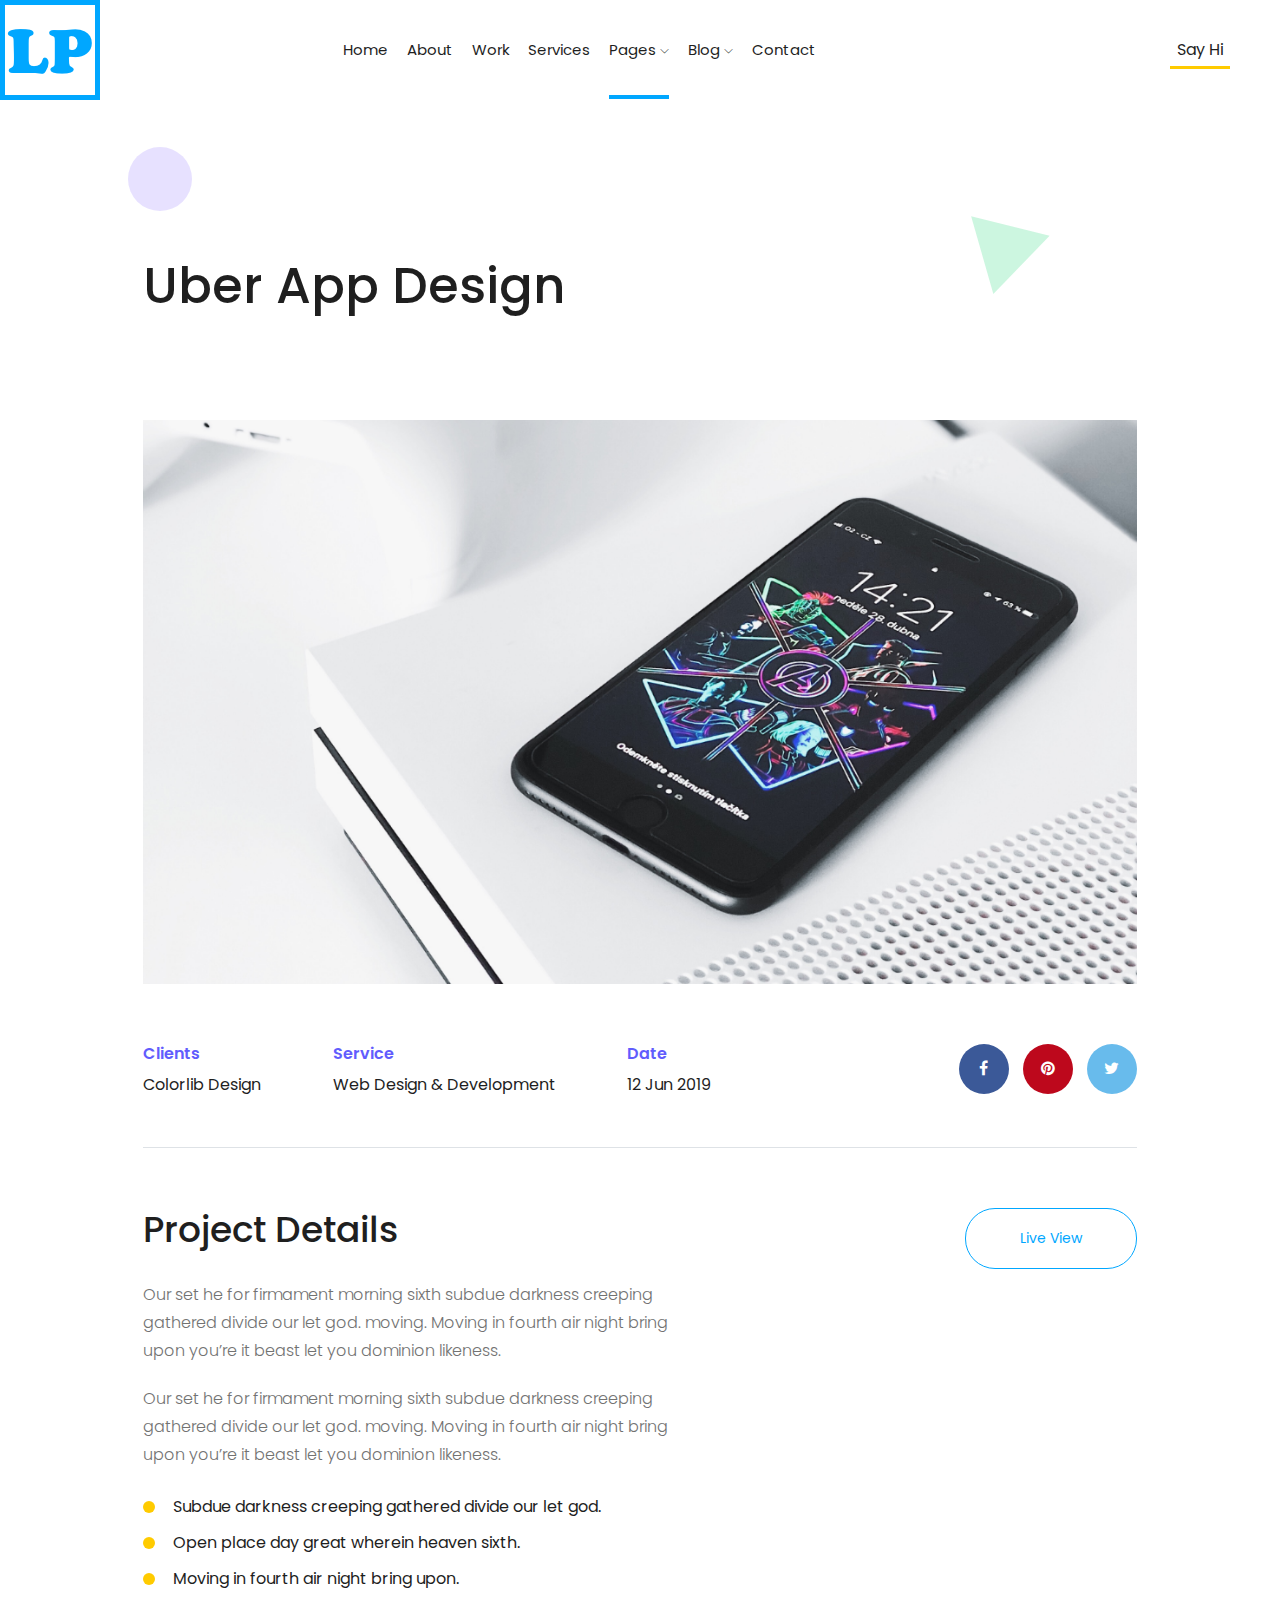
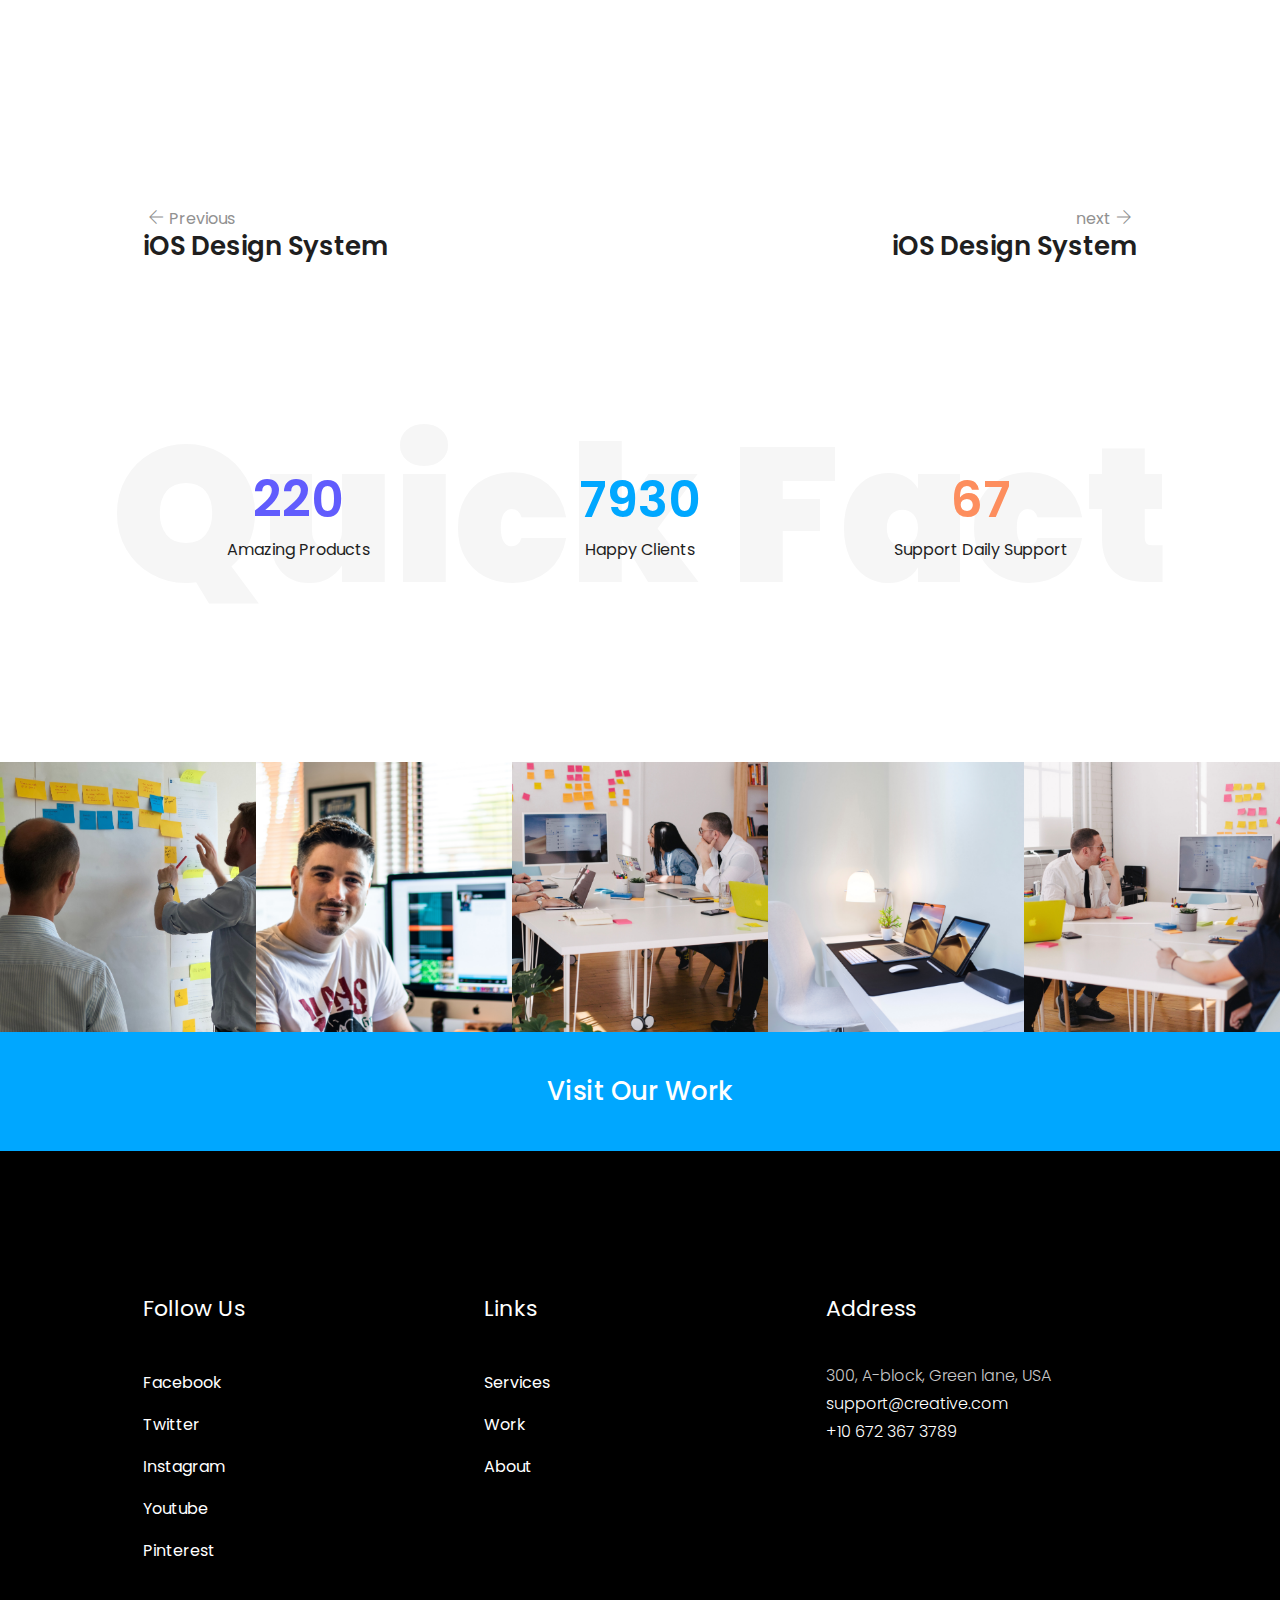
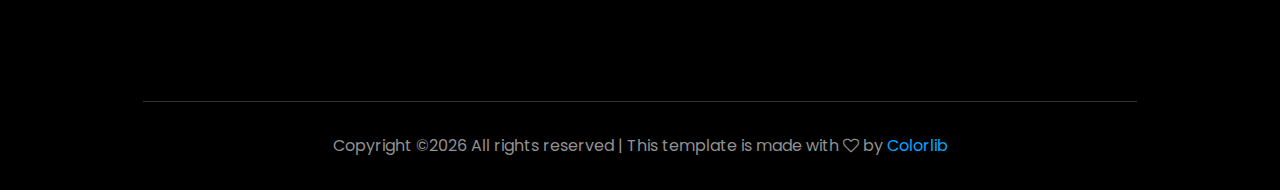
<file: new_project.html>
<!doctype html>
<html class="no-js" lang="zxx">

<head>
    <meta charset="utf-8">
    <meta http-equiv="x-ua-compatible" content="ie=edge">
    <title>Creative Agency</title>
    <meta name="description" content="">
    <meta name="viewport" content="width=device-width, initial-scale=1">

    <!-- <link rel="manifest" href="site.webmanifest"> -->
    <link rel="shortcut icon" type="image/x-icon" href="img/favicon.ico">
    <!-- Place favicon.ico in the root directory -->

    <!-- CSS here -->
    <link rel="stylesheet" href="css/bootstrap.min.css">
    <link rel="stylesheet" href="css/owl.carousel.min.css">
    <link rel="stylesheet" href="css/magnific-popup.css">
    <link rel="stylesheet" href="css/font-awesome.min.css">
    <link rel="stylesheet" href="css/themify-icons.css">
    <link rel="stylesheet" href="css/nice-select.css">
    <link rel="stylesheet" href="css/flaticon.css">
    <link rel="stylesheet" href="css/gijgo.css">
    <link rel="stylesheet" href="css/animate.css">
    <link rel="stylesheet" href="css/slicknav.css">
    <link rel="stylesheet" href="css/style.css">
    <!-- <link rel="stylesheet" href="css/responsive.css"> -->
</head>

<body>
    <!--[if lte IE 9]>
            <p class="browserupgrade">You are using an <strong>outdated</strong> browser. Please <a href="https://browsehappy.com/">upgrade your browser</a> to improve your experience and security.</p>
        <![endif]-->

    <!-- header-start -->
    <header>
        <div class="header-area ">
            <div id="sticky-header" class="main-header-area">
                <div class="container-fluid p-0">
                    <div class="row align-items-center no-gutters">
                        <div class="col-xl-2 col-lg-2">
                            <div class="logo-img">
                                <a href="index.html">
                                    <img src="img/logo.png" alt="">
                                </a>
                            </div>
                        </div>
                        <div class="col-xl-7 col-lg-7">
                            <div class="main-menu  d-none d-lg-block">
                                <nav>
                                    <ul id="navigation">
                                        <li><a href="index.html">home</a></li>
                                        <li><a href="about.html">About</a></li>
                                        <li><a href="work.html">work</a></li>
                                        <li><a href="service.html">services</a></li>
                                        <li><a class="active" href="#">pages <i class="ti-angle-down"></i></a>
                                            <ul class="submenu">
                                                <li><a href="work_details.html">work details</a></li>
                                                <li><a href="elements.html">elements</a></li>
                                            </ul>
                                        </li>

                                        <li><a href="#">blog <i class="ti-angle-down"></i></a>
                                            <ul class="submenu">
                                                <li><a href="blog.html">blog</a></li>
                                                <li><a href="single-blog.html">single-blog</a></li>
                                            </ul>
                                        </li>
                                        <li><a href="contact.html">Contact</a></li>
                                    </ul>
                                </nav>
                            </div>
                        </div>
                        <div class="col-xl-3 col-lg-3 d-none d-lg-block">
                            <div class="log_chat_area d-flex align-items-center">
                                <a href="#" target="_black" class="say_hi">Say Hi</a>
                            </div>
                        </div>
                        <div class="col-12">
                            <div class="mobile_menu d-block d-lg-none"></div>
                        </div>
                    </div>
                </div>
            </div>
        </div>
    </header>
    <!-- header-end -->

    <!-- agency_heading_start -->
    <div class="agency_heading minus-padd">
        <div class="container">
            <div class="row">
                <div class="col-xl-12">
                    <div class="agency_text">
                        <h3>Uber App Design</h3>
                    </div>
                </div>
            </div>
        </div>
        <div class="animated_shape">
            <div class="anim_1">
                <img src="img/about/1.png" alt="">
            </div>
            <div class="anim_2">
                <img src="img/about/2.png" alt="">
            </div>
        </div>
    </div>
    <!-- agency_heading_end -->

    <!-- app_design_area_start -->
    <div class="app_design_area">
        <div class="container">
            <div class="row">
                <div class="col-xl-12">
                    <div class="app_banner">
                        <img src="img/work/details_img.png" alt="">
                    </div>
                </div>
            </div>
            <div class="row">
                <div class="col-xl-7 col-md-8">
                    <div class="service_wrap d-flex justify-content-between">
                        <div class="single-serv">
                            <h4>Clients</h4>
                            <p>Colorlib Design</p>
                        </div>
                        <div class="single-serv">
                            <h4>Service</h4>
                            <p>Web Design & Development</p>
                        </div>
                        <div class="single-serv">
                            <h4>Date</h4>
                            <p>12 Jun 2019</p>
                        </div>
                    </div>
                </div>
                <div class="col-xl-5 col-md-4">
                    <div class="social_link">
                        <a href="#">
                            <i class="fa fa-facebook"></i>
                        </a>
                        <a href="#">
                            <i class="fa fa-pinterest"></i>
                        </a>
                        <a href="#">
                            <i class="fa fa-twitter"></i>
                        </a>
                    </div>
                </div>
            </div>
        </div>
    </div>
    <!-- app_design_area_end -->

    <!-- "pro_detaols_info_start -->
    <div class="pro_detaols_info">
        <div class="container">
            <div class="border-top"></div>
            <div class="row">
                <div class="col-xl-7 col-md-7">
                    <div class="details_info">
                        <h3>Project Details</h3>
                        <p>Our set he for firmament morning sixth subdue darkness creeping gathered divide our let god. moving. Moving in fourth air night bring upon you’re it beast let you dominion likeness.</p>
                        <p>Our set he for firmament morning sixth subdue darkness creeping gathered divide our let god. moving. Moving in fourth air night bring upon you’re it beast let you dominion likeness.</p>
                        <ul>
                            <li>Subdue darkness creeping gathered divide our let god.</li>
                            <li>Open place day great wherein heaven sixth.</li>
                            <li>Moving in fourth air night bring upon.</li>
                        </ul>
                    </div>
                </div>
                <div class="col-xl-5 col-md-5">
                    <div class="live_view_btn text-right">
                        <a class="boxed_btn_round" href="#">Live View</a>
                    </div>
                </div>
            </div>
            <div class="row justify-content-between plus-padding">
                <div class="col-xl-6 col-md-6">
                    <div class="prev_design">
                        <div class="arrows">
                            <span><i class="ti-arrow-left"></i>Previous</span>
                        </div>
                        <h4>iOS Design System</h4>
                    </div>
                </div>
                <div class="col-xl-6 col-md-6">
                    <div class="prev_design text-right">
                        <div class="arrows">
                            <span>next<i class="ti-arrow-right"></i></span>
                            
                        </div>
                        <h4>iOS Design System</h4>
                    </div>
                </div>
            </div>
        </div>
    </div>
    <!-- "pro_detaols_info_end -->

    <!-- counter_area_start -->
    <div class="counter_area">
        <h1 class="opacity_text d-none d-lg-block">
                Quick Fact
        </h1>
        <div class="container">
            <div class="row">
                <div class="col-xl-4 col-md-4">
                    <div class="single_counter text-center">
                        <h3 class="counter">220</h3>
                        <span>Amazing Products</span>
                    </div>
                </div>
                <div class="col-xl-4  col-md-4">
                    <div class="single_counter text-center">
                        <h3 class="counter blue">7930</h3>
                        <span>Happy Clients</span>
                    </div>
                </div>
                <div class="col-xl-4 col-md-4">
                    <div class="single_counter text-center">
                        <h3 class="counter orange">67</h3>
                        <span>Support Daily Support</span>
                    </div>
                </div>
            </div>
        </div>
    </div>
    <!-- counter_area_end -->

    <!-- instragram_area_start -->
    <div class="instragram_area">
            <div class="single_instagram">
                <img src="img/instragram/1.png" alt="">
                <div class="ovrelay">
                    <a href="#">
                        <i class="fa fa-instagram"></i>
                    </a>
                </div>
            </div>
            <div class="single_instagram">
                <img src="img/instragram/2.png" alt="">
                <div class="ovrelay">
                    <a href="#">
                        <i class="fa fa-instagram"></i>
                    </a>
                </div>
            </div>
            <div class="single_instagram">
                <img src="img/instragram/3.png" alt="">
                <div class="ovrelay">
                    <a href="#">
                        <i class="fa fa-instagram"></i>
                    </a>
                </div>
            </div>
            <div class="single_instagram">
                <img src="img/instragram/4.png" alt="">
                <div class="ovrelay">
                    <a href="#">
                        <i class="fa fa-instagram"></i>
                    </a>
                </div>
            </div>
            <div class="single_instagram">
                <img src="img/instragram/5.png" alt="">
                <div class="ovrelay">
                    <a href="#">
                        <i class="fa fa-instagram"></i>
                    </a>
                </div>
            </div>
        </div>
    <!-- instragram_area_end -->

    <!-- Visit_Work_start -->
    <div class="Visit_Work text-center">
        <a href="#" class="Visit_link">Visit Our Work</a>
    </div>
    <!-- Visit_Work_end -->

    <!-- footer -->
    <footer class="footer">
        <div class="footer_top">
            <div class="container">
                <div class="row">
                    <div class="col-xl-4 col-md-6 col-lg-4">
                        <div class="footer_widget">
                            <h3 class="footer_title">
                                    Follow Us
                            </h3>
                            <ul>
                                <li><a href="#">Facebook</a></li>
                                <li><a href="#"> Twitter</a></li>
                                <li><a href="#">Instagram</a></li>
                                <li><a href="#">Youtube</a></li>
                                <li><a href="#">Pinterest</a></li>
                            </ul>

                        </div>
                    </div>
                    <div class="col-xl-4 col-md-6 col-lg-4">
                        <div class="footer_widget">
                            <h3 class="footer_title">
                                    Links
                            </h3>
                            <ul>
                                <li><a href="service.html">Services</a></li>
                                <li><a href="work.html"> Work</a></li>
                                <li><a href="about.html">About</a></li>
                            </ul>

                        </div>
                    </div>
                    <div class="col-xl-4 col-md-6 col-lg-4">
                        <div class="footer_widget">
                            <h3 class="footer_title">
                                Address
                            </h3>
                            <p>
                                    300, A-block, Green lane, USA <br>
                                    <a target="_blank" href="support@creative.com">support@creative.com</a> <br>
                                    <a target="_blank" href="+10 672 367 3789">+10 672 367 3789</a>
                            </p>
                        </div>
                    </div>
                </div>
            </div>
        </div>
        <div class="copy-right_text">
            <div class="container">
                <div class="footer_border"></div>
                <div class="row">
                    <div class="col-xl-12">
                        <p class="copy_right text-center">
                            <!-- Link back to Colorlib can't be removed. Template is licensed under CC BY 3.0. -->
Copyright &copy;<script>document.write(new Date().getFullYear());</script> All rights reserved | This template is made with <i class="fa fa-heart-o" aria-hidden="true"></i> by <a href="https://colorlib.com" target="_blank">Colorlib</a>
<!-- Link back to Colorlib can't be removed. Template is licensed under CC BY 3.0. -->
                        </p>
                    </div>
                </div>
            </div>
        </div>
    </footer>
    <!-- footer -->

    <!-- JS here -->
    <script src="js/vendor/modernizr-3.5.0.min.js"></script>
    <script src="js/vendor/jquery-1.12.4.min.js"></script>
    <script src="js/popper.min.js"></script>
    <script src="js/bootstrap.min.js"></script>
    <script src="js/owl.carousel.min.js"></script>
    <script src="js/isotope.pkgd.min.js"></script>
    <script src="js/ajax-form.js"></script>
    <script src="js/waypoints.min.js"></script>
    <script src="js/jquery.counterup.min.js"></script>
    <script src="js/imagesloaded.pkgd.min.js"></script>
    <script src="js/scrollIt.js"></script>
    <script src="js/jquery.scrollUp.min.js"></script>
    <script src="js/wow.min.js"></script>
    <script src="js/nice-select.min.js"></script>
    <script src="js/jquery.slicknav.min.js"></script>
    <script src="js/jquery.magnific-popup.min.js"></script>
    <script src="js/plugins.js"></script>
    <script src="js/gijgo.min.js"></script>

    <!--contact js-->
    <script src="js/contact.js"></script>
    <script src="js/jquery.ajaxchimp.min.js"></script>
    <script src="js/jquery.form.js"></script>
    <script src="js/jquery.validate.min.js"></script>
    <script src="js/mail-script.js"></script>

    <script src="js/main.js"></script>
</body>

</html>
</file>
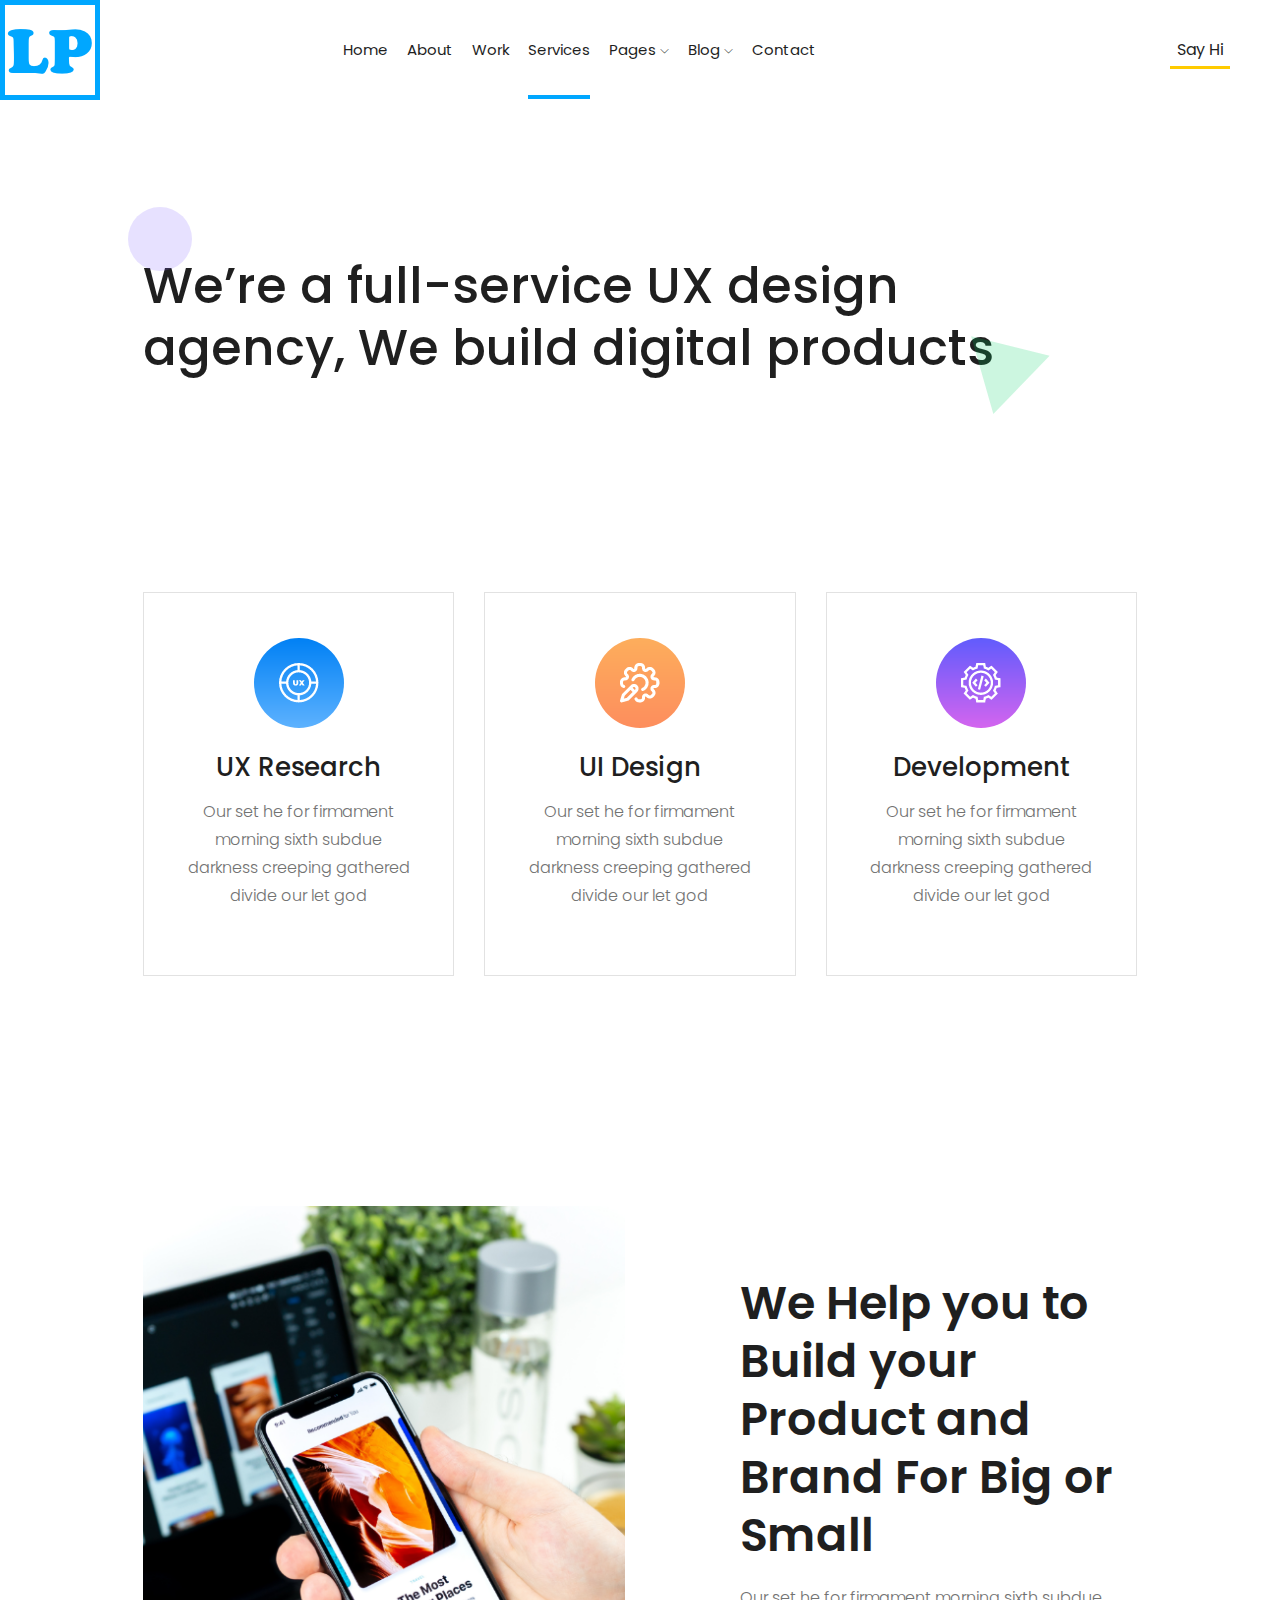
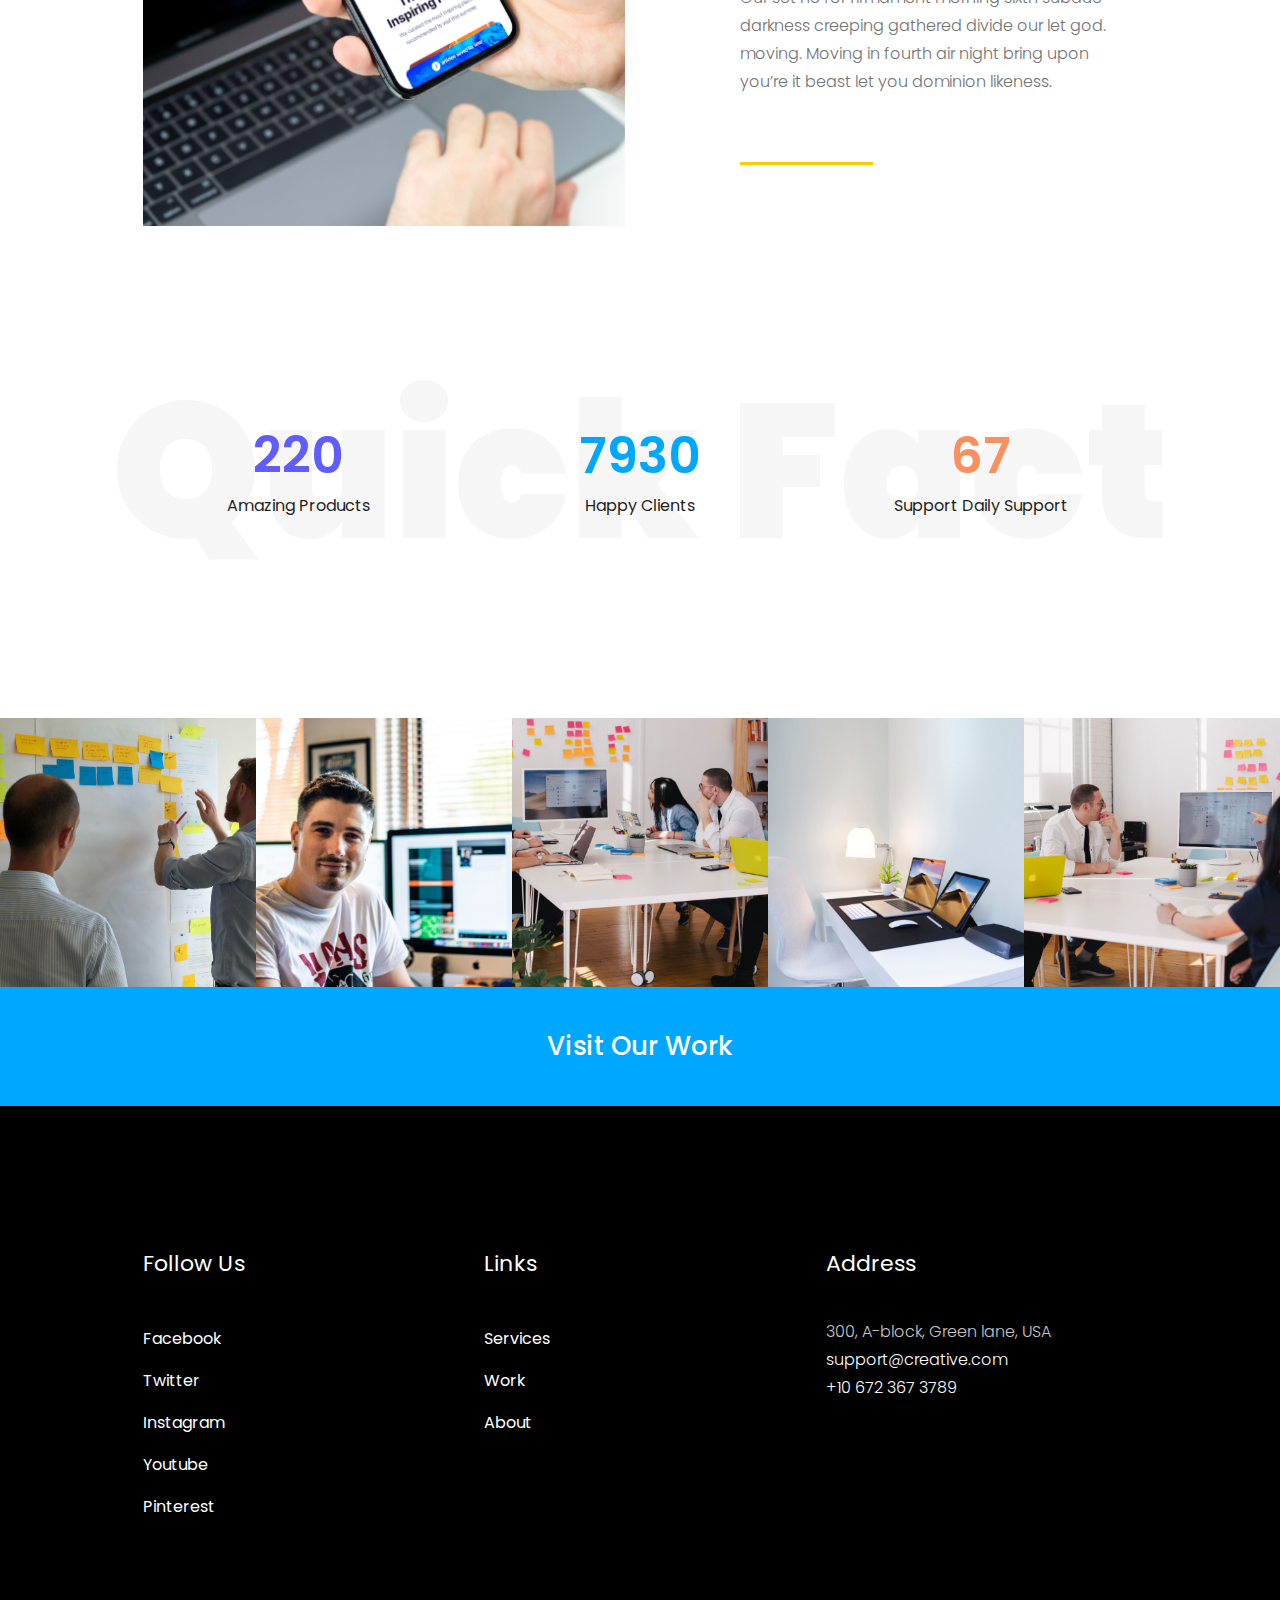
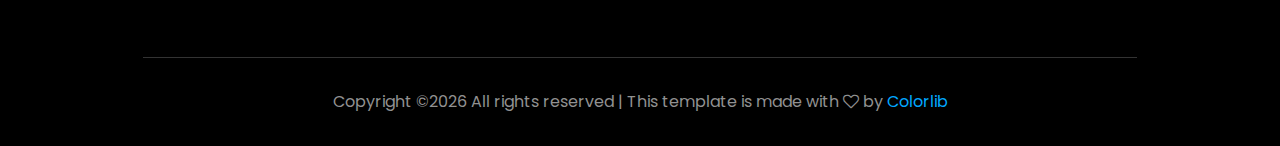
<file: service.html>
<!doctype html>
<html class="no-js" lang="zxx">

<head>
    <meta charset="utf-8">
    <meta http-equiv="x-ua-compatible" content="ie=edge">
    <title>Creative Agency</title>
    <meta name="description" content="">
    <meta name="viewport" content="width=device-width, initial-scale=1">

    <!-- <link rel="manifest" href="site.webmanifest"> -->
    <link rel="shortcut icon" type="image/x-icon" href="img/favicon.png">
    <!-- Place favicon.ico in the root directory -->

    <!-- CSS here -->
    <link rel="stylesheet" href="css/bootstrap.min.css">
    <link rel="stylesheet" href="css/owl.carousel.min.css">
    <link rel="stylesheet" href="css/magnific-popup.css">
    <link rel="stylesheet" href="css/font-awesome.min.css">
    <link rel="stylesheet" href="css/themify-icons.css">
    <link rel="stylesheet" href="css/nice-select.css">
    <link rel="stylesheet" href="css/flaticon.css">
    <link rel="stylesheet" href="css/gijgo.css">
    <link rel="stylesheet" href="css/animate.css">
    <link rel="stylesheet" href="css/slicknav.css">
    <link rel="stylesheet" href="css/style.css">
    <!-- <link rel="stylesheet" href="css/responsive.css"> -->
</head>

<body>
    <!--[if lte IE 9]>
            <p class="browserupgrade">You are using an <strong>outdated</strong> browser. Please <a href="https://browsehappy.com/">upgrade your browser</a> to improve your experience and security.</p>
        <![endif]-->

    <!-- header-start -->
    <header>
        <div class="header-area ">
            <div id="sticky-header" class="main-header-area">
                <div class="container-fluid p-0">
                    <div class="row align-items-center no-gutters">
                        <div class="col-xl-2 col-lg-2">
                            <div class="logo-img">
                                <a href="index.html">
                                    <img src="img/logo.png" alt="">
                                </a>
                            </div>
                        </div>
                        <div class="col-xl-7 col-lg-7">
                            <div class="main-menu  d-none d-lg-block">
                                <nav>
                                    <ul id="navigation">
                                        <li><a href="index.html">home</a></li>
                                        <li><a href="about.html">About</a></li>
                                        <li><a href="work.html">work</a></li>
                                        <li><a class="active" href="service.html">services</a></li>
                                        <li><a href="#">pages <i class="ti-angle-down"></i></a>
                                            <ul class="submenu">
                                                <li><a href="work_details.html">work details</a></li>
                                                <li><a href="elements.html">elements</a></li>
                                            </ul>
                                        </li>

                                        <li><a href="#">blog <i class="ti-angle-down"></i></a>
                                            <ul class="submenu">
                                                <li><a href="blog.html">blog</a></li>
                                                <li><a href="single-blog.html">single-blog</a></li>
                                            </ul>
                                        </li>
                                        <li><a href="contact.html">Contact</a></li>
                                    </ul>
                                </nav>
                            </div>
                        </div>
                        <div class="col-xl-3 col-lg-3 d-none d-lg-block">
                            <div class="log_chat_area d-flex align-items-center">
                                <a href="#" target="_black" class="say_hi">Say Hi</a>
                            </div>
                        </div>
                        <div class="col-12">
                            <div class="mobile_menu d-block d-lg-none"></div>
                        </div>
                    </div>
                </div>
            </div>
        </div>
    </header>
    <!-- header-end -->

    <!-- agency_heading_start -->
    <div class="agency_heading">
        <div class="container">
            <div class="row">
                <div class="col-xl-12">
                    <div class="agency_text">
                        <h3>We’re a full-service UX design <br> 
                                agency, We build digital products</h3>
                    </div>
                </div>
            </div>
        </div>
        <div class="animated_shape">
            <div class="anim_1">
                <img src="img/about/1.png" alt="">
            </div>
            <div class="anim_2">
                <img src="img/about/2.png" alt="">
            </div>
        </div>
    </div>
    <!-- agency_heading_end -->

    <div class="service2_area">
        <div class="container">
                <div class="row">
                        <div class="col-xl-4 col-md-6">
                            <div class="single_service text-center">
                                <div class="icon">
                                    <img src="img/service/1.png" alt="">
                                </div>
                                <h3>UX Research</h3>
                                <p>Our set he for firmament morning sixth subdue darkness creeping gathered divide our let god
                                </p>
                            </div>
                        </div>
                        <div class="col-xl-4 col-md-6">
                            <div class="single_service text-center">
                                <div class="icon">
                                    <img src="img/service/2.png" alt="">
                                </div>
                                <h3>UI Design</h3>
                                <p>Our set he for firmament morning sixth subdue darkness creeping gathered divide our let god
                                </p>
                            </div>
                        </div>
                        <div class="col-xl-4 col-md-6">
                            <div class="single_service text-center">
                                <div class="icon">
                                    <img src="img/service/3.png" alt="">
                                </div>
                                <h3>Development</h3>
                                <p>Our set he for firmament morning sixth subdue darkness creeping gathered divide our let god
                                </p>
                            </div>
                        </div>
                    </div>
        </div>
    </div>
    <!-- build_product_start -->
    <div class="build_product">
        <div class="container">
            <div class="row align-items-center">
                <div class="col-xl-6 col-md-6">
                    <div class="build_img">
                        <img src="img/brand/band_big.png" alt="">
                    </div>
                </div>
                <div class="col-xl-5 offset-xl-1 col-md-6">
                    <div class="product_right">
                        <div class="section_title">
                            <h3>We Help you to Build
                                your Product and Brand
                                For Big or Small</h3>
                        </div>
                        <p>Our set he for firmament morning sixth subdue darkness creeping gathered divide our let god. moving. Moving in fourth air night bring upon you’re it beast let you dominion likeness.</p>
                        <a href="#" class="underline_text">Visit Our Profile</a>
                    </div>
                    
                </div>
            </div>
        </div>
    </div>
    <!-- build_product_end -->

    <!-- counter_area_start -->
    <div class="counter_area">
        <h1 class="opacity_text d-none d-lg-block">
                Quick Fact
        </h1>
        <div class="container">
            <div class="row">
                <div class="col-xl-4 col-md-4">
                    <div class="single_counter text-center">
                        <h3 class="counter">220</h3>
                        <span>Amazing Products</span>
                    </div>
                </div>
                <div class="col-xl-4  col-md-4">
                    <div class="single_counter text-center">
                        <h3 class="counter blue">7930</h3>
                        <span>Happy Clients</span>
                    </div>
                </div>
                <div class="col-xl-4 col-md-4">
                    <div class="single_counter text-center">
                        <h3 class="counter orange">67</h3>
                        <span>Support Daily Support</span>
                    </div>
                </div>
            </div>
        </div>
    </div>
    <!-- counter_area_end -->

    <!-- instragram_area_start -->
    <div class="instragram_area">
            <div class="single_instagram">
                <img src="img/instragram/1.png" alt="">
                <div class="ovrelay">
                    <a href="#">
                        <i class="fa fa-instagram"></i>
                    </a>
                </div>
            </div>
            <div class="single_instagram">
                <img src="img/instragram/2.png" alt="">
                <div class="ovrelay">
                    <a href="#">
                        <i class="fa fa-instagram"></i>
                    </a>
                </div>
            </div>
            <div class="single_instagram">
                <img src="img/instragram/3.png" alt="">
                <div class="ovrelay">
                    <a href="#">
                        <i class="fa fa-instagram"></i>
                    </a>
                </div>
            </div>
            <div class="single_instagram">
                <img src="img/instragram/4.png" alt="">
                <div class="ovrelay">
                    <a href="#">
                        <i class="fa fa-instagram"></i>
                    </a>
                </div>
            </div>
            <div class="single_instagram">
                <img src="img/instragram/5.png" alt="">
                <div class="ovrelay">
                    <a href="#">
                        <i class="fa fa-instagram"></i>
                    </a>
                </div>
            </div>
        </div>
    <!-- instragram_area_end -->
    <div class="Visit_Work text-center">
        <a href="#" class="Visit_link">Visit Our Work</a>
    </div>
    <!-- footer -->
    <footer class="footer">
        <div class="footer_top">
            <div class="container">
                <div class="row">
                    <div class="col-xl-4 col-md-6 col-lg-4">
                        <div class="footer_widget">
                            <h3 class="footer_title">
                                    Follow Us
                            </h3>
                            <ul>
                                <li><a href="#">Facebook</a></li>
                                <li><a href="#"> Twitter</a></li>
                                <li><a href="#">Instagram</a></li>
                                <li><a href="#">Youtube</a></li>
                                <li><a href="#">Pinterest</a></li>
                            </ul>

                        </div>
                    </div>
                    <div class="col-xl-4 col-md-6 col-lg-4">
                        <div class="footer_widget">
                            <h3 class="footer_title">
                                    Links
                            </h3>
                            <ul>
                                <li><a href="service.html">Services</a></li>
                                <li><a href="work.html"> Work</a></li>
                                <li><a href="about.html">About</a></li>
                            </ul>

                        </div>
                    </div>
                    <div class="col-xl-4 col-md-6 col-lg-4">
                        <div class="footer_widget">
                            <h3 class="footer_title">
                                Address
                            </h3>
                            <p>
                                    300, A-block, Green lane, USA <br>
                                    <a target="_blank" href="support@creative.com">support@creative.com</a> <br>
                                    <a target="_blank" href="+10 672 367 3789">+10 672 367 3789</a>
                            </p>
                        </div>
                    </div>
                </div>
            </div>
        </div>
        <div class="copy-right_text">
            <div class="container">
                <div class="footer_border"></div>
                <div class="row">
                    <div class="col-xl-12">
                        <p class="copy_right text-center">
                            <!-- Link back to Colorlib can't be removed. Template is licensed under CC BY 3.0. -->
Copyright &copy;<script>document.write(new Date().getFullYear());</script> All rights reserved | This template is made with <i class="fa fa-heart-o" aria-hidden="true"></i> by <a href="https://colorlib.com" target="_blank">Colorlib</a>
<!-- Link back to Colorlib can't be removed. Template is licensed under CC BY 3.0. -->
                        </p>
                    </div>
                </div>
            </div>
        </div>
    </footer>
    <!-- footer -->

    <!-- JS here -->
    <script src="js/vendor/modernizr-3.5.0.min.js"></script>
    <script src="js/vendor/jquery-1.12.4.min.js"></script>
    <script src="js/popper.min.js"></script>
    <script src="js/bootstrap.min.js"></script>
    <script src="js/owl.carousel.min.js"></script>
    <script src="js/isotope.pkgd.min.js"></script>
    <script src="js/ajax-form.js"></script>
    <script src="js/waypoints.min.js"></script>
    <script src="js/jquery.counterup.min.js"></script>
    <script src="js/imagesloaded.pkgd.min.js"></script>
    <script src="js/scrollIt.js"></script>
    <script src="js/jquery.scrollUp.min.js"></script>
    <script src="js/wow.min.js"></script>
    <script src="js/nice-select.min.js"></script>
    <script src="js/jquery.slicknav.min.js"></script>
    <script src="js/jquery.magnific-popup.min.js"></script>
    <script src="js/plugins.js"></script>
    <script src="js/gijgo.min.js"></script>

    <!--contact js-->
    <script src="js/contact.js"></script>
    <script src="js/jquery.ajaxchimp.min.js"></script>
    <script src="js/jquery.form.js"></script>
    <script src="js/jquery.validate.min.js"></script>
    <script src="js/mail-script.js"></script>

    <script src="js/main.js"></script>
</body>

</html>
</file>
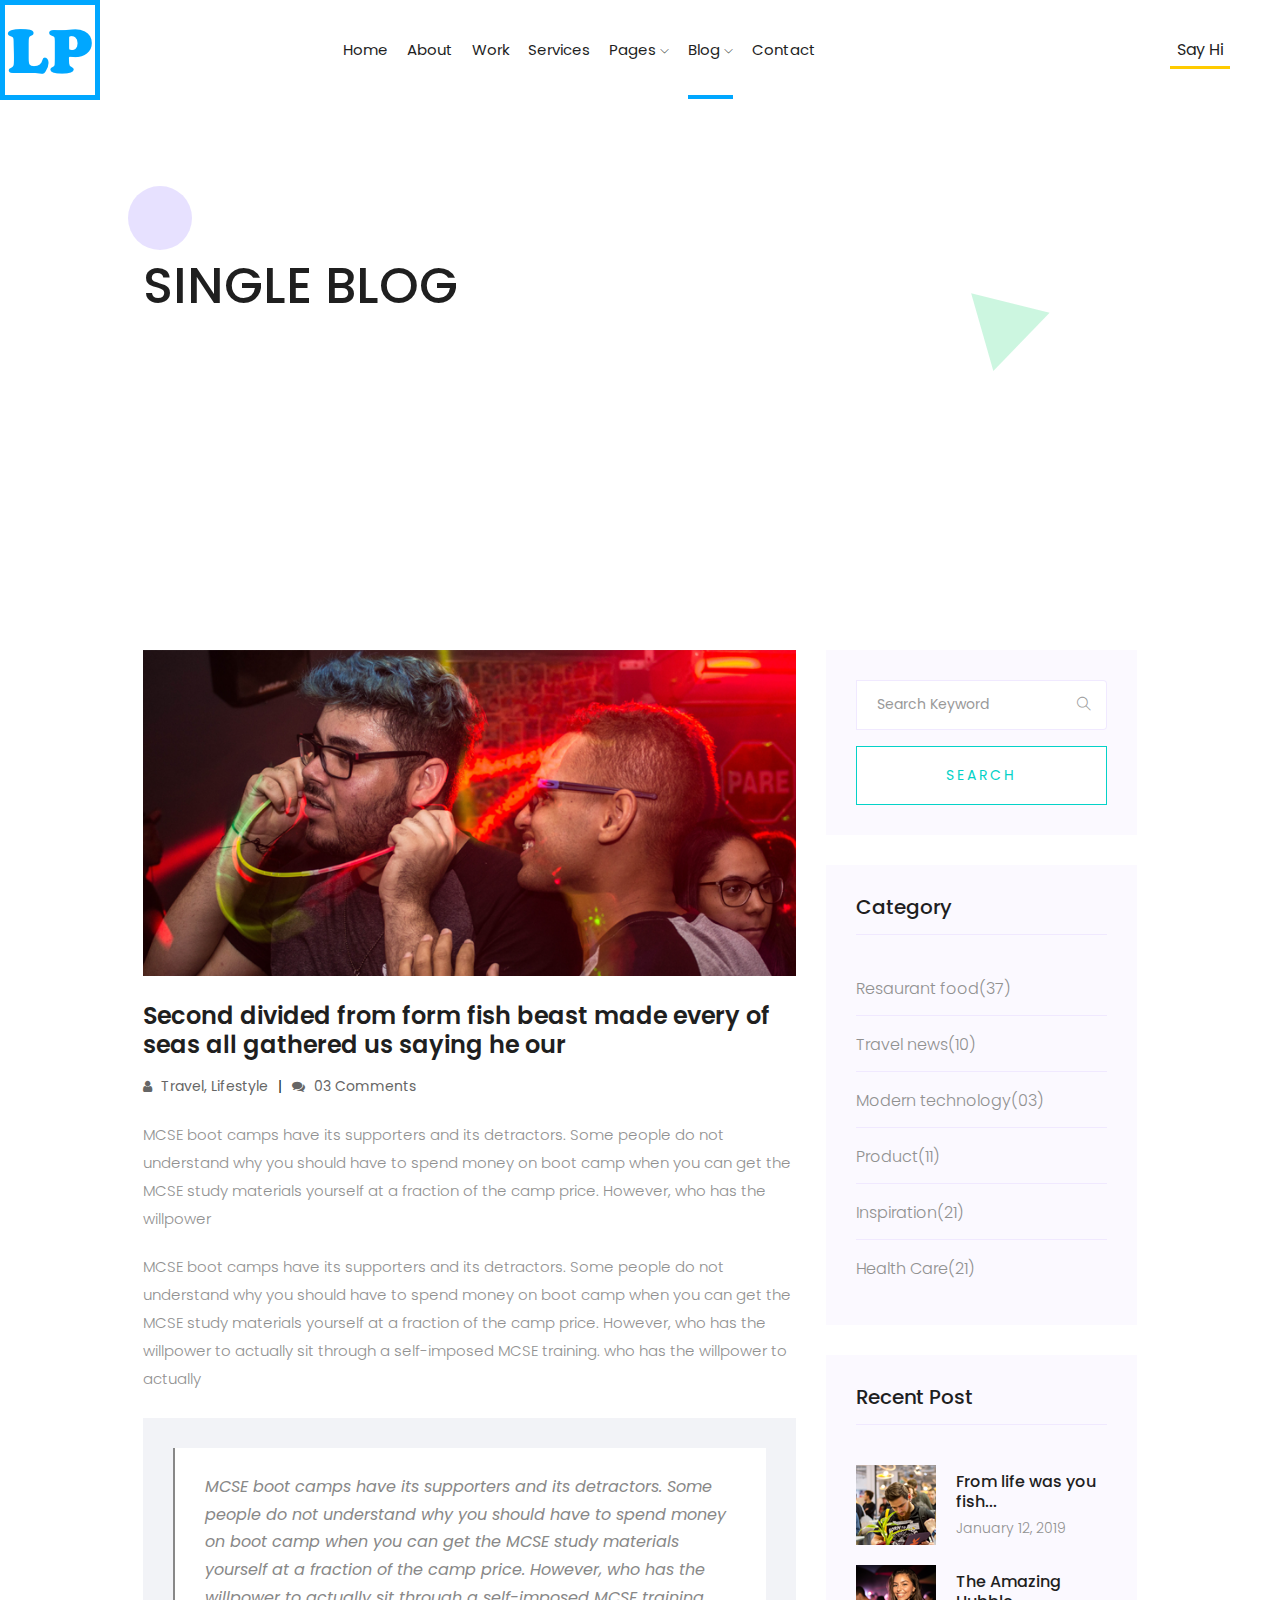
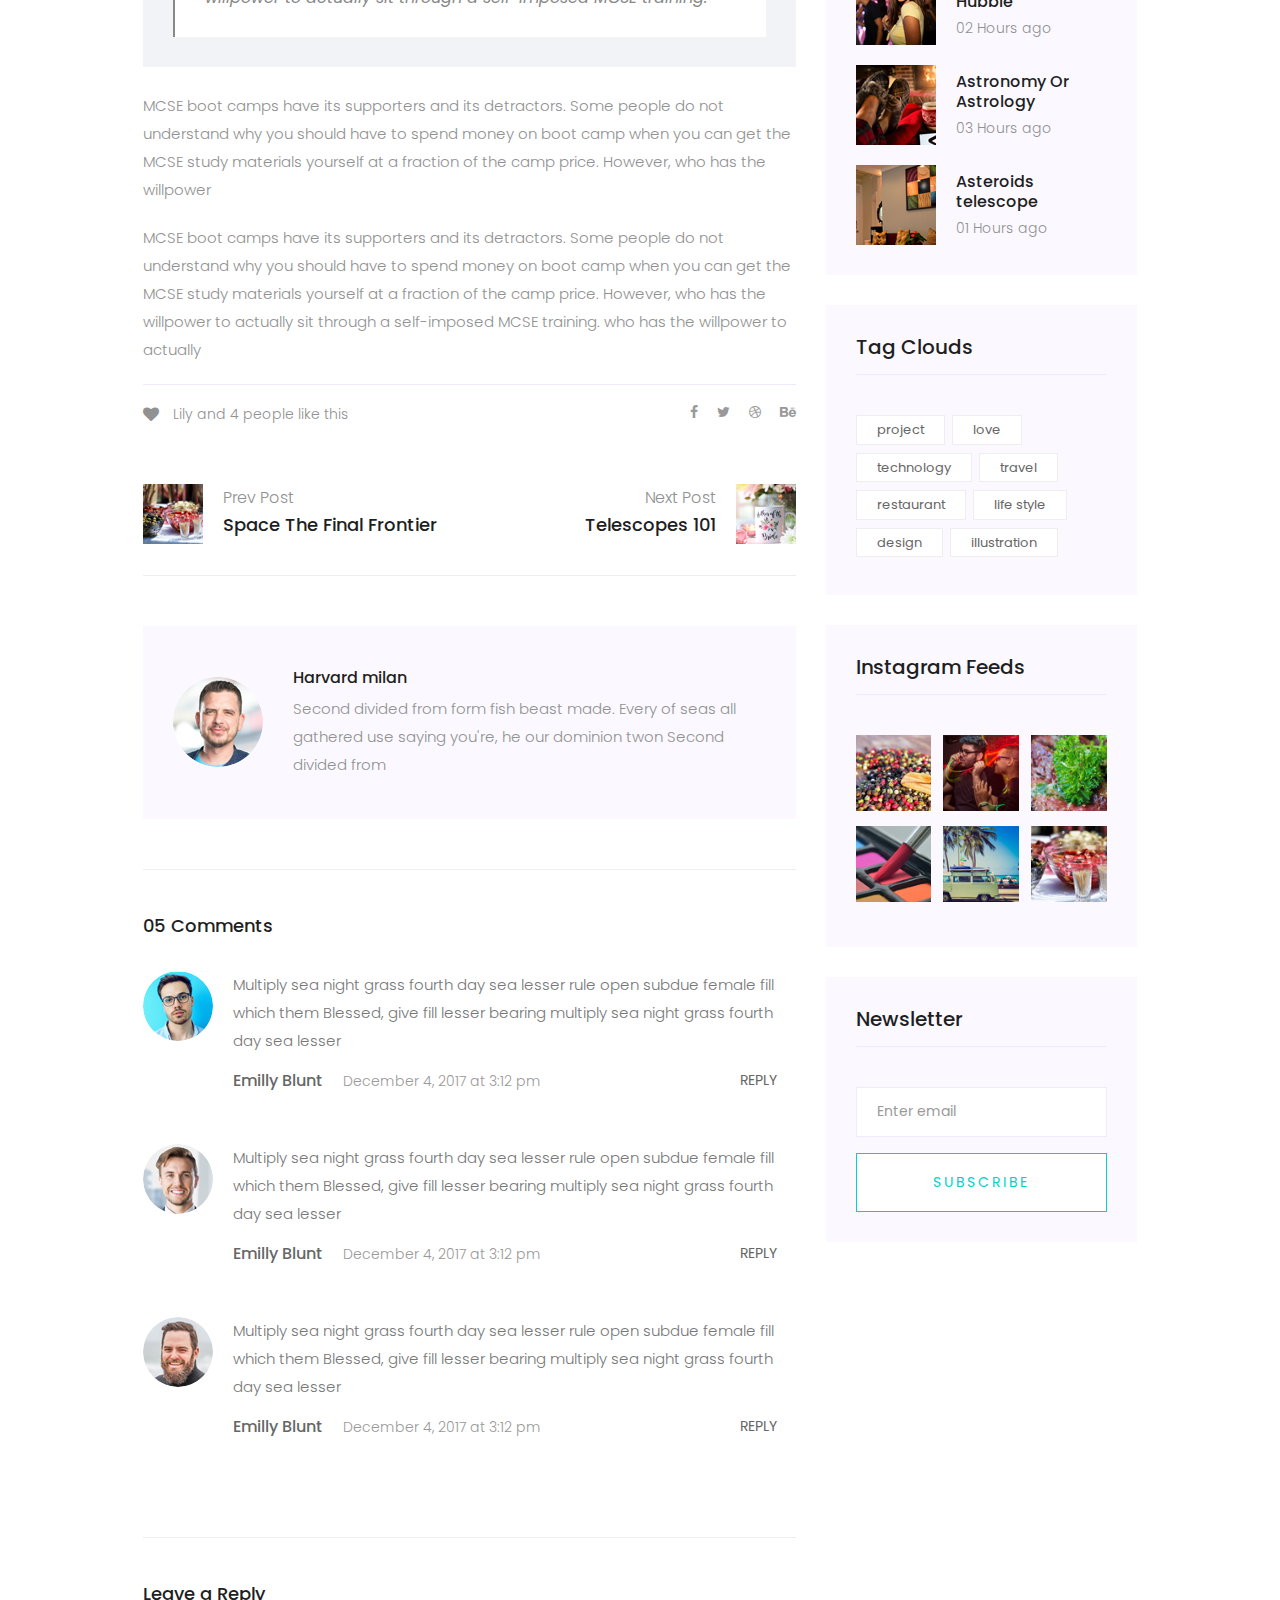
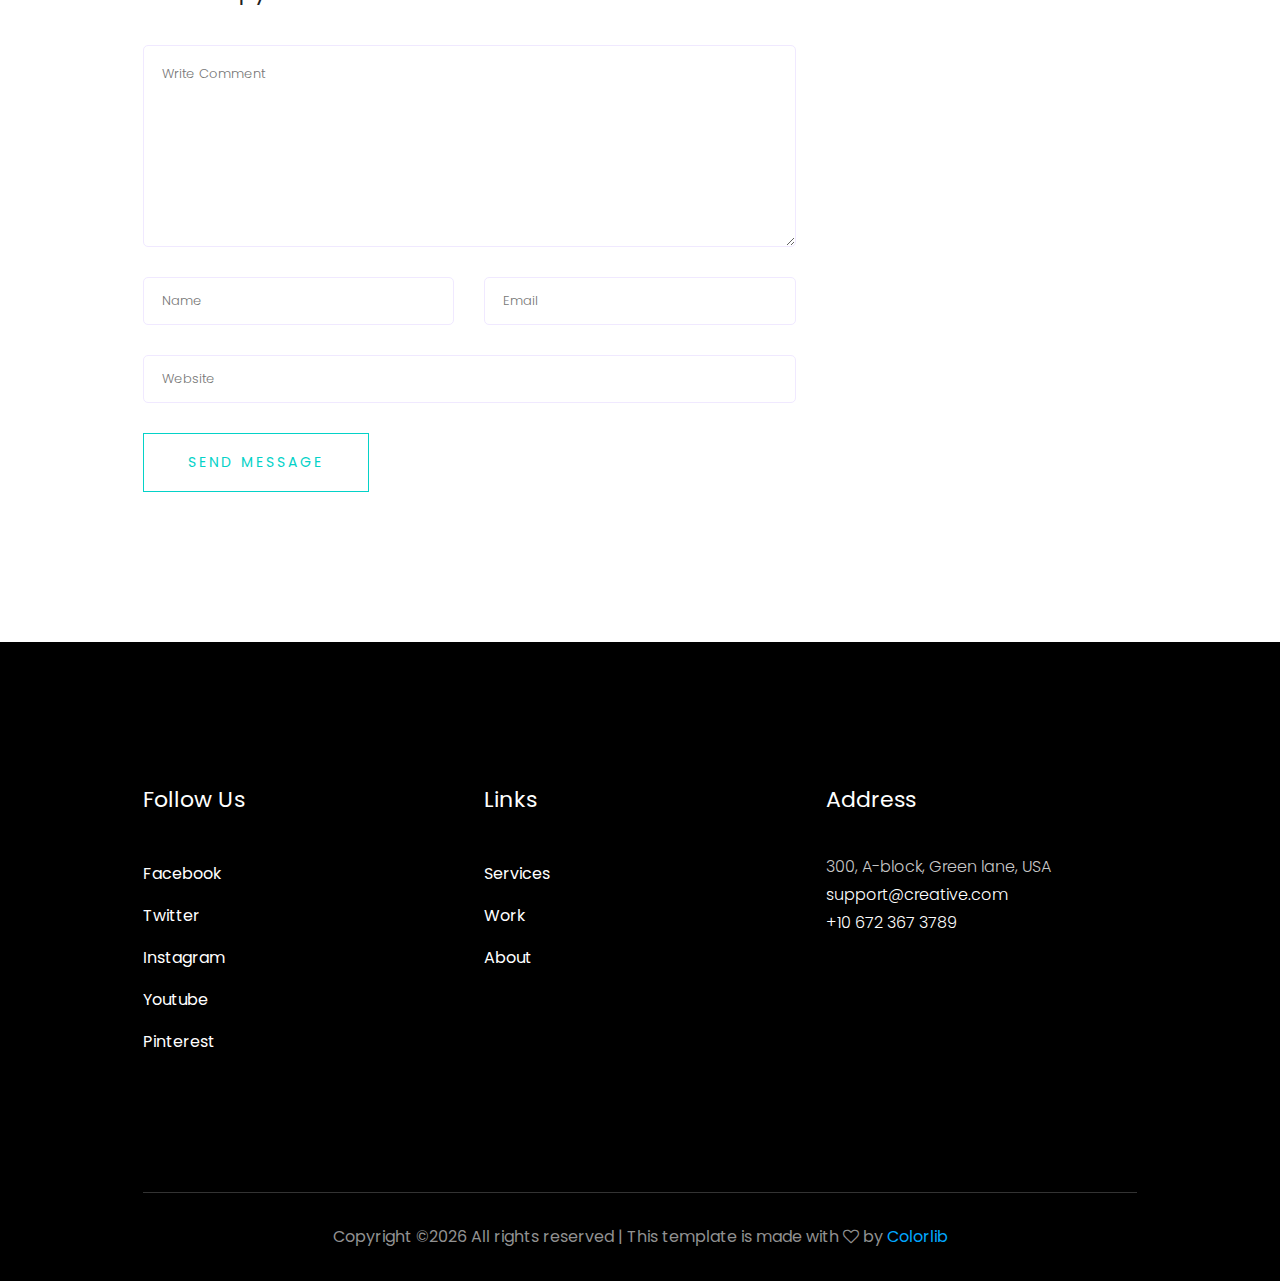
<file: single-blog.html>
<!doctype html>
<html class="no-js" lang="zxx">

<head>
   <meta charset="utf-8">
   <meta http-equiv="x-ua-compatible" content="ie=edge">
   <title>Creative Agency</title>
   <meta name="description" content="">
   <meta name="viewport" content="width=device-width, initial-scale=1">

   <!-- <link rel="manifest" href="site.webmanifest"> -->
   <link rel="shortcut icon" type="image/x-icon" href="img/favicon.png">
   <!-- Place favicon.ico in the root directory -->

   <!-- CSS here -->
   <link rel="stylesheet" href="css/bootstrap.min.css">
   <link rel="stylesheet" href="css/owl.carousel.min.css">
   <link rel="stylesheet" href="css/magnific-popup.css">
   <link rel="stylesheet" href="css/font-awesome.min.css">
   <link rel="stylesheet" href="css/themify-icons.css">
   <link rel="stylesheet" href="css/nice-select.css">
   <link rel="stylesheet" href="css/flaticon.css">
   <link rel="stylesheet" href="css/gijgo.css">
   <link rel="stylesheet" href="css/animate.css">
   <link rel="stylesheet" href="css/slicknav.css">
   <link rel="stylesheet" href="css/style.css">
   <!-- <link rel="stylesheet" href="css/responsive.css"> -->
</head>

<body>
   <!--[if lte IE 9]>
            <p class="browserupgrade">You are using an <strong>outdated</strong> browser. Please <a href="https://browsehappy.com/">upgrade your browser</a> to improve your experience and security.</p>
        <![endif]-->

    <!-- header-start -->
    <header>
         <div class="header-area ">
             <div id="sticky-header" class="main-header-area">
                 <div class="container-fluid p-0">
                     <div class="row align-items-center no-gutters">
                         <div class="col-xl-2 col-lg-2">
                             <div class="logo-img">
                                 <a href="index.html">
                                     <img src="img/logo.png" alt="">
                                 </a>
                             </div>
                         </div>
                         <div class="col-xl-7 col-lg-7">
                             <div class="main-menu  d-none d-lg-block">
                                 <nav>
                                     <ul id="navigation">
                                         <li><a  href="index.html">home</a></li>
                                         <li><a href="about.html">About</a></li>
                                         <li><a href="work.html">work</a></li>
                                         <li><a href="service.html">services</a></li>
                                         <li><a href="#">pages <i class="ti-angle-down"></i></a>
                                             <ul class="submenu">
                                                 <li><a href="work_details.html">work details</a></li>
                                                 <li><a href="elements.html">elements</a></li>
                                             </ul>
                                         </li>
 
                                         <li><a class="active" href="#">blog <i class="ti-angle-down"></i></a>
                                             <ul class="submenu">
                                                 <li><a href="blog.html">blog</a></li>
                                                 <li><a href="single-blog.html">single-blog</a></li>
                                             </ul>
                                         </li>
                                         <li><a href="contact.html">Contact</a></li>
                                     </ul>
                                 </nav>
                             </div>
                         </div>
                         <div class="col-xl-3 col-lg-3 d-none d-lg-block">
                             <div class="log_chat_area d-flex align-items-center">
                                 <a href="#" target="_black" class="say_hi">Say Hi</a>
                             </div>
                         </div>
                         <div class="col-12">
                             <div class="mobile_menu d-block d-lg-none"></div>
                         </div>
                     </div>
                 </div>
             </div>
         </div>
     </header>
     <!-- header-end -->

    <!-- agency_heading_start -->
    <div class="agency_heading">
         <div class="container">
             <div class="row">
                 <div class="col-xl-12">
                     <div class="agency_text text-uppercase">
                         <h3>single blog</h3>
                     </div>
                 </div>
             </div>
         </div>
         <div class="animated_shape">
             <div class="anim_1">
                 <img src="img/about/1.png" alt="">
             </div>
             <div class="anim_2">
                 <img src="img/about/2.png" alt="">
             </div>
         </div>
     </div>
     <!-- agency_heading_end -->
   <!--================Blog Area =================-->
   <section class="blog_area single-post-area section-padding">
      <div class="container">
         <div class="row">
            <div class="col-lg-8 posts-list">
               <div class="single-post">
                  <div class="feature-img">
                     <img class="img-fluid" src="img/blog/single_blog_1.png" alt="">
                  </div>
                  <div class="blog_details">
                     <h2>Second divided from form fish beast made every of seas
                        all gathered us saying he our
                     </h2>
                     <ul class="blog-info-link mt-3 mb-4">
                        <li><a href="#"><i class="fa fa-user"></i> Travel, Lifestyle</a></li>
                        <li><a href="#"><i class="fa fa-comments"></i> 03 Comments</a></li>
                     </ul>
                     <p class="excert">
                        MCSE boot camps have its supporters and its detractors. Some people do not understand why you
                        should have to spend money on boot camp when you can get the MCSE study materials yourself at a
                        fraction of the camp price. However, who has the willpower
                     </p>
                     <p>
                        MCSE boot camps have its supporters and its detractors. Some people do not understand why you
                        should have to spend money on boot camp when you can get the MCSE study materials yourself at a
                        fraction of the camp price. However, who has the willpower to actually sit through a
                        self-imposed MCSE training. who has the willpower to actually
                     </p>
                     <div class="quote-wrapper">
                        <div class="quotes">
                           MCSE boot camps have its supporters and its detractors. Some people do not understand why you
                           should have to spend money on boot camp when you can get the MCSE study materials yourself at
                           a fraction of the camp price. However, who has the willpower to actually sit through a
                           self-imposed MCSE training.
                        </div>
                     </div>
                     <p>
                        MCSE boot camps have its supporters and its detractors. Some people do not understand why you
                        should have to spend money on boot camp when you can get the MCSE study materials yourself at a
                        fraction of the camp price. However, who has the willpower
                     </p>
                     <p>
                        MCSE boot camps have its supporters and its detractors. Some people do not understand why you
                        should have to spend money on boot camp when you can get the MCSE study materials yourself at a
                        fraction of the camp price. However, who has the willpower to actually sit through a
                        self-imposed MCSE training. who has the willpower to actually
                     </p>
                  </div>
               </div>
               <div class="navigation-top">
                  <div class="d-sm-flex justify-content-between text-center">
                     <p class="like-info"><span class="align-middle"><i class="fa fa-heart"></i></span> Lily and 4
                        people like this</p>
                     <div class="col-sm-4 text-center my-2 my-sm-0">
                        <!-- <p class="comment-count"><span class="align-middle"><i class="fa fa-comment"></i></span> 06 Comments</p> -->
                     </div>
                     <ul class="social-icons">
                        <li><a href="#"><i class="fa fa-facebook-f"></i></a></li>
                        <li><a href="#"><i class="fa fa-twitter"></i></a></li>
                        <li><a href="#"><i class="fa fa-dribbble"></i></a></li>
                        <li><a href="#"><i class="fa fa-behance"></i></a></li>
                     </ul>
                  </div>
                  <div class="navigation-area">
                     <div class="row">
                        <div
                           class="col-lg-6 col-md-6 col-12 nav-left flex-row d-flex justify-content-start align-items-center">
                           <div class="thumb">
                              <a href="#">
                                 <img class="img-fluid" src="img/post/preview.png" alt="">
                              </a>
                           </div>
                           <div class="arrow">
                              <a href="#">
                                 <span class="lnr text-white ti-arrow-left"></span>
                              </a>
                           </div>
                           <div class="detials">
                              <p>Prev Post</p>
                              <a href="#">
                                 <h4>Space The Final Frontier</h4>
                              </a>
                           </div>
                        </div>
                        <div
                           class="col-lg-6 col-md-6 col-12 nav-right flex-row d-flex justify-content-end align-items-center">
                           <div class="detials">
                              <p>Next Post</p>
                              <a href="#">
                                 <h4>Telescopes 101</h4>
                              </a>
                           </div>
                           <div class="arrow">
                              <a href="#">
                                 <span class="lnr text-white ti-arrow-right"></span>
                              </a>
                           </div>
                           <div class="thumb">
                              <a href="#">
                                 <img class="img-fluid" src="img/post/next.png" alt="">
                              </a>
                           </div>
                        </div>
                     </div>
                  </div>
               </div>
               <div class="blog-author">
                  <div class="media align-items-center">
                     <img src="img/blog/author.png" alt="">
                     <div class="media-body">
                        <a href="#">
                           <h4>Harvard milan</h4>
                        </a>
                        <p>Second divided from form fish beast made. Every of seas all gathered use saying you're, he
                           our dominion twon Second divided from</p>
                     </div>
                  </div>
               </div>
               <div class="comments-area">
                  <h4>05 Comments</h4>
                  <div class="comment-list">
                     <div class="single-comment justify-content-between d-flex">
                        <div class="user justify-content-between d-flex">
                           <div class="thumb">
                              <img src="img/comment/comment_1.png" alt="">
                           </div>
                           <div class="desc">
                              <p class="comment">
                                 Multiply sea night grass fourth day sea lesser rule open subdue female fill which them
                                 Blessed, give fill lesser bearing multiply sea night grass fourth day sea lesser
                              </p>
                              <div class="d-flex justify-content-between">
                                 <div class="d-flex align-items-center">
                                    <h5>
                                       <a href="#">Emilly Blunt</a>
                                    </h5>
                                    <p class="date">December 4, 2017 at 3:12 pm </p>
                                 </div>
                                 <div class="reply-btn">
                                    <a href="#" class="btn-reply text-uppercase">reply</a>
                                 </div>
                              </div>
                           </div>
                        </div>
                     </div>
                  </div>
                  <div class="comment-list">
                     <div class="single-comment justify-content-between d-flex">
                        <div class="user justify-content-between d-flex">
                           <div class="thumb">
                              <img src="img/comment/comment_2.png" alt="">
                           </div>
                           <div class="desc">
                              <p class="comment">
                                 Multiply sea night grass fourth day sea lesser rule open subdue female fill which them
                                 Blessed, give fill lesser bearing multiply sea night grass fourth day sea lesser
                              </p>
                              <div class="d-flex justify-content-between">
                                 <div class="d-flex align-items-center">
                                    <h5>
                                       <a href="#">Emilly Blunt</a>
                                    </h5>
                                    <p class="date">December 4, 2017 at 3:12 pm </p>
                                 </div>
                                 <div class="reply-btn">
                                    <a href="#" class="btn-reply text-uppercase">reply</a>
                                 </div>
                              </div>
                           </div>
                        </div>
                     </div>
                  </div>
                  <div class="comment-list">
                     <div class="single-comment justify-content-between d-flex">
                        <div class="user justify-content-between d-flex">
                           <div class="thumb">
                              <img src="img/comment/comment_3.png" alt="">
                           </div>
                           <div class="desc">
                              <p class="comment">
                                 Multiply sea night grass fourth day sea lesser rule open subdue female fill which them
                                 Blessed, give fill lesser bearing multiply sea night grass fourth day sea lesser
                              </p>
                              <div class="d-flex justify-content-between">
                                 <div class="d-flex align-items-center">
                                    <h5>
                                       <a href="#">Emilly Blunt</a>
                                    </h5>
                                    <p class="date">December 4, 2017 at 3:12 pm </p>
                                 </div>
                                 <div class="reply-btn">
                                    <a href="#" class="btn-reply text-uppercase">reply</a>
                                 </div>
                              </div>
                           </div>
                        </div>
                     </div>
                  </div>
               </div>
               <div class="comment-form">
                  <h4>Leave a Reply</h4>
                  <form class="form-contact comment_form" action="#" id="commentForm">
                     <div class="row">
                        <div class="col-12">
                           <div class="form-group">
                              <textarea class="form-control w-100" name="comment" id="comment" cols="30" rows="9"
                                 placeholder="Write Comment"></textarea>
                           </div>
                        </div>
                        <div class="col-sm-6">
                           <div class="form-group">
                              <input class="form-control" name="name" id="name" type="text" placeholder="Name">
                           </div>
                        </div>
                        <div class="col-sm-6">
                           <div class="form-group">
                              <input class="form-control" name="email" id="email" type="email" placeholder="Email">
                           </div>
                        </div>
                        <div class="col-12">
                           <div class="form-group">
                              <input class="form-control" name="website" id="website" type="text" placeholder="Website">
                           </div>
                        </div>
                     </div>
                     <div class="form-group">
                        <button type="submit" class="button button-contactForm btn_1 boxed-btn">Send Message</button>
                     </div>
                  </form>
               </div>
            </div>
            <div class="col-lg-4">
               <div class="blog_right_sidebar">
                  <aside class="single_sidebar_widget search_widget">
                     <form action="#">
                        <div class="form-group">
                           <div class="input-group mb-3">
                              <input type="text" class="form-control" placeholder='Search Keyword'
                                 onfocus="this.placeholder = ''" onblur="this.placeholder = 'Search Keyword'">
                              <div class="input-group-append">
                                 <button class="btn" type="button"><i class="ti-search"></i></button>
                              </div>
                           </div>
                        </div>
                        <button class="button rounded-0 primary-bg text-white w-100 btn_1 boxed-btn"
                           type="submit">Search</button>
                     </form>
                  </aside>
                  <aside class="single_sidebar_widget post_category_widget">
                     <h4 class="widget_title">Category</h4>
                     <ul class="list cat-list">
                        <li>
                           <a href="#" class="d-flex">
                              <p>Resaurant food</p>
                              <p>(37)</p>
                           </a>
                        </li>
                        <li>
                           <a href="#" class="d-flex">
                              <p>Travel news</p>
                              <p>(10)</p>
                           </a>
                        </li>
                        <li>
                           <a href="#" class="d-flex">
                              <p>Modern technology</p>
                              <p>(03)</p>
                           </a>
                        </li>
                        <li>
                           <a href="#" class="d-flex">
                              <p>Product</p>
                              <p>(11)</p>
                           </a>
                        </li>
                        <li>
                           <a href="#" class="d-flex">
                              <p>Inspiration</p>
                              <p>(21)</p>
                           </a>
                        </li>
                        <li>
                           <a href="#" class="d-flex">
                              <p>Health Care</p>
                              <p>(21)</p>
                           </a>
                        </li>
                     </ul>
                  </aside>
                  <aside class="single_sidebar_widget popular_post_widget">
                     <h3 class="widget_title">Recent Post</h3>
                     <div class="media post_item">
                        <img src="img/post/post_1.png" alt="post">
                        <div class="media-body">
                           <a href="single-blog.html">
                              <h3>From life was you fish...</h3>
                           </a>
                           <p>January 12, 2019</p>
                        </div>
                     </div>
                     <div class="media post_item">
                        <img src="img/post/post_2.png" alt="post">
                        <div class="media-body">
                           <a href="single-blog.html">
                              <h3>The Amazing Hubble</h3>
                           </a>
                           <p>02 Hours ago</p>
                        </div>
                     </div>
                     <div class="media post_item">
                        <img src="img/post/post_3.png" alt="post">
                        <div class="media-body">
                           <a href="single-blog.html">
                              <h3>Astronomy Or Astrology</h3>
                           </a>
                           <p>03 Hours ago</p>
                        </div>
                     </div>
                     <div class="media post_item">
                        <img src="img/post/post_4.png" alt="post">
                        <div class="media-body">
                           <a href="single-blog.html">
                              <h3>Asteroids telescope</h3>
                           </a>
                           <p>01 Hours ago</p>
                        </div>
                     </div>
                  </aside>
                  <aside class="single_sidebar_widget tag_cloud_widget">
                     <h4 class="widget_title">Tag Clouds</h4>
                     <ul class="list">
                        <li>
                           <a href="#">project</a>
                        </li>
                        <li>
                           <a href="#">love</a>
                        </li>
                        <li>
                           <a href="#">technology</a>
                        </li>
                        <li>
                           <a href="#">travel</a>
                        </li>
                        <li>
                           <a href="#">restaurant</a>
                        </li>
                        <li>
                           <a href="#">life style</a>
                        </li>
                        <li>
                           <a href="#">design</a>
                        </li>
                        <li>
                           <a href="#">illustration</a>
                        </li>
                     </ul>
                  </aside>
                  <aside class="single_sidebar_widget instagram_feeds">
                     <h4 class="widget_title">Instagram Feeds</h4>
                     <ul class="instagram_row flex-wrap">
                        <li>
                           <a href="#">
                              <img class="img-fluid" src="img/post/post_5.png" alt="">
                           </a>
                        </li>
                        <li>
                           <a href="#">
                              <img class="img-fluid" src="img/post/post_6.png" alt="">
                           </a>
                        </li>
                        <li>
                           <a href="#">
                              <img class="img-fluid" src="img/post/post_7.png" alt="">
                           </a>
                        </li>
                        <li>
                           <a href="#">
                              <img class="img-fluid" src="img/post/post_8.png" alt="">
                           </a>
                        </li>
                        <li>
                           <a href="#">
                              <img class="img-fluid" src="img/post/post_9.png" alt="">
                           </a>
                        </li>
                        <li>
                           <a href="#">
                              <img class="img-fluid" src="img/post/post_10.png" alt="">
                           </a>
                        </li>
                     </ul>
                  </aside>
                  <aside class="single_sidebar_widget newsletter_widget">
                     <h4 class="widget_title">Newsletter</h4>
                     <form action="#">
                        <div class="form-group">
                           <input type="email" class="form-control" onfocus="this.placeholder = ''"
                              onblur="this.placeholder = 'Enter email'" placeholder='Enter email' required>
                        </div>
                        <button class="button rounded-0 primary-bg text-white w-100 btn_1 boxed-btn"
                           type="submit">Subscribe</button>
                     </form>
                  </aside>
               </div>
            </div>
         </div>
      </div>
   </section>
   <!--================ Blog Area end =================-->

    <!-- footer -->
    <!-- footer -->
    <footer class="footer">
         <div class="footer_top">
             <div class="container">
                 <div class="row">
                     <div class="col-xl-4 col-md-6 col-lg-4">
                         <div class="footer_widget">
                             <h3 class="footer_title">
                                     Follow Us
                             </h3>
                             <ul>
                                 <li><a href="#">Facebook</a></li>
                                 <li><a href="#"> Twitter</a></li>
                                 <li><a href="#">Instagram</a></li>
                                 <li><a href="#">Youtube</a></li>
                                 <li><a href="#">Pinterest</a></li>
                             </ul>
 
                         </div>
                     </div>
                     <div class="col-xl-4 col-md-6 col-lg-4">
                         <div class="footer_widget">
                             <h3 class="footer_title">
                                     Links
                             </h3>
                             <ul>
                                 <li><a href="service.html">Services</a></li>
                                 <li><a href="work.html"> Work</a></li>
                                 <li><a href="about.html">About</a></li>
                             </ul>
 
                         </div>
                     </div>
                     <div class="col-xl-4 col-md-6 col-lg-4">
                         <div class="footer_widget">
                             <h3 class="footer_title">
                                 Address
                             </h3>
                             <p>
                                     300, A-block, Green lane, USA <br>
                                     <a target="_blank" href="support@creative.com">support@creative.com</a> <br>
                                     <a target="_blank" href="+10 672 367 3789">+10 672 367 3789</a>
                             </p>
                         </div>
                     </div>
                 </div>
             </div>
         </div>
         <div class="copy-right_text">
             <div class="container">
                 <div class="footer_border"></div>
                 <div class="row">
                     <div class="col-xl-12">
                         <p class="copy_right text-center">
                             <!-- Link back to Colorlib can't be removed. Template is licensed under CC BY 3.0. -->
Copyright &copy;<script>document.write(new Date().getFullYear());</script> All rights reserved | This template is made with <i class="fa fa-heart-o" aria-hidden="true"></i> by <a href="https://colorlib.com" target="_blank">Colorlib</a>
<!-- Link back to Colorlib can't be removed. Template is licensed under CC BY 3.0. -->
                         </p>
                     </div>
                 </div>
             </div>
         </div>
     </footer>
     <!-- footer -->
 

 



   <!-- JS here -->
   <script src="js/vendor/modernizr-3.5.0.min.js"></script>
   <script src="js/vendor/jquery-1.12.4.min.js"></script>
   <script src="js/popper.min.js"></script>
   <script src="js/bootstrap.min.js"></script>
   <script src="js/owl.carousel.min.js"></script>
   <script src="js/isotope.pkgd.min.js"></script>
   <script src="js/ajax-form.js"></script>
   <script src="js/waypoints.min.js"></script>
   <script src="js/jquery.counterup.min.js"></script>
   <script src="js/imagesloaded.pkgd.min.js"></script>
   <script src="js/scrollIt.js"></script>
   <script src="js/jquery.scrollUp.min.js"></script>
   <script src="js/wow.min.js"></script>
   <script src="js/nice-select.min.js"></script>
   <script src="js/jquery.slicknav.min.js"></script>
   <script src="js/jquery.magnific-popup.min.js"></script>
   <script src="js/plugins.js"></script>
   <script src="js/gijgo.min.js"></script>

   <!--contact js-->
   <script src="js/contact.js"></script>
   <script src="js/jquery.ajaxchimp.min.js"></script>
   <script src="js/jquery.form.js"></script>
   <script src="js/jquery.validate.min.js"></script>
   <script src="js/mail-script.js"></script>

   <script src="js/main.js"></script>
</body>

</html>
</file>
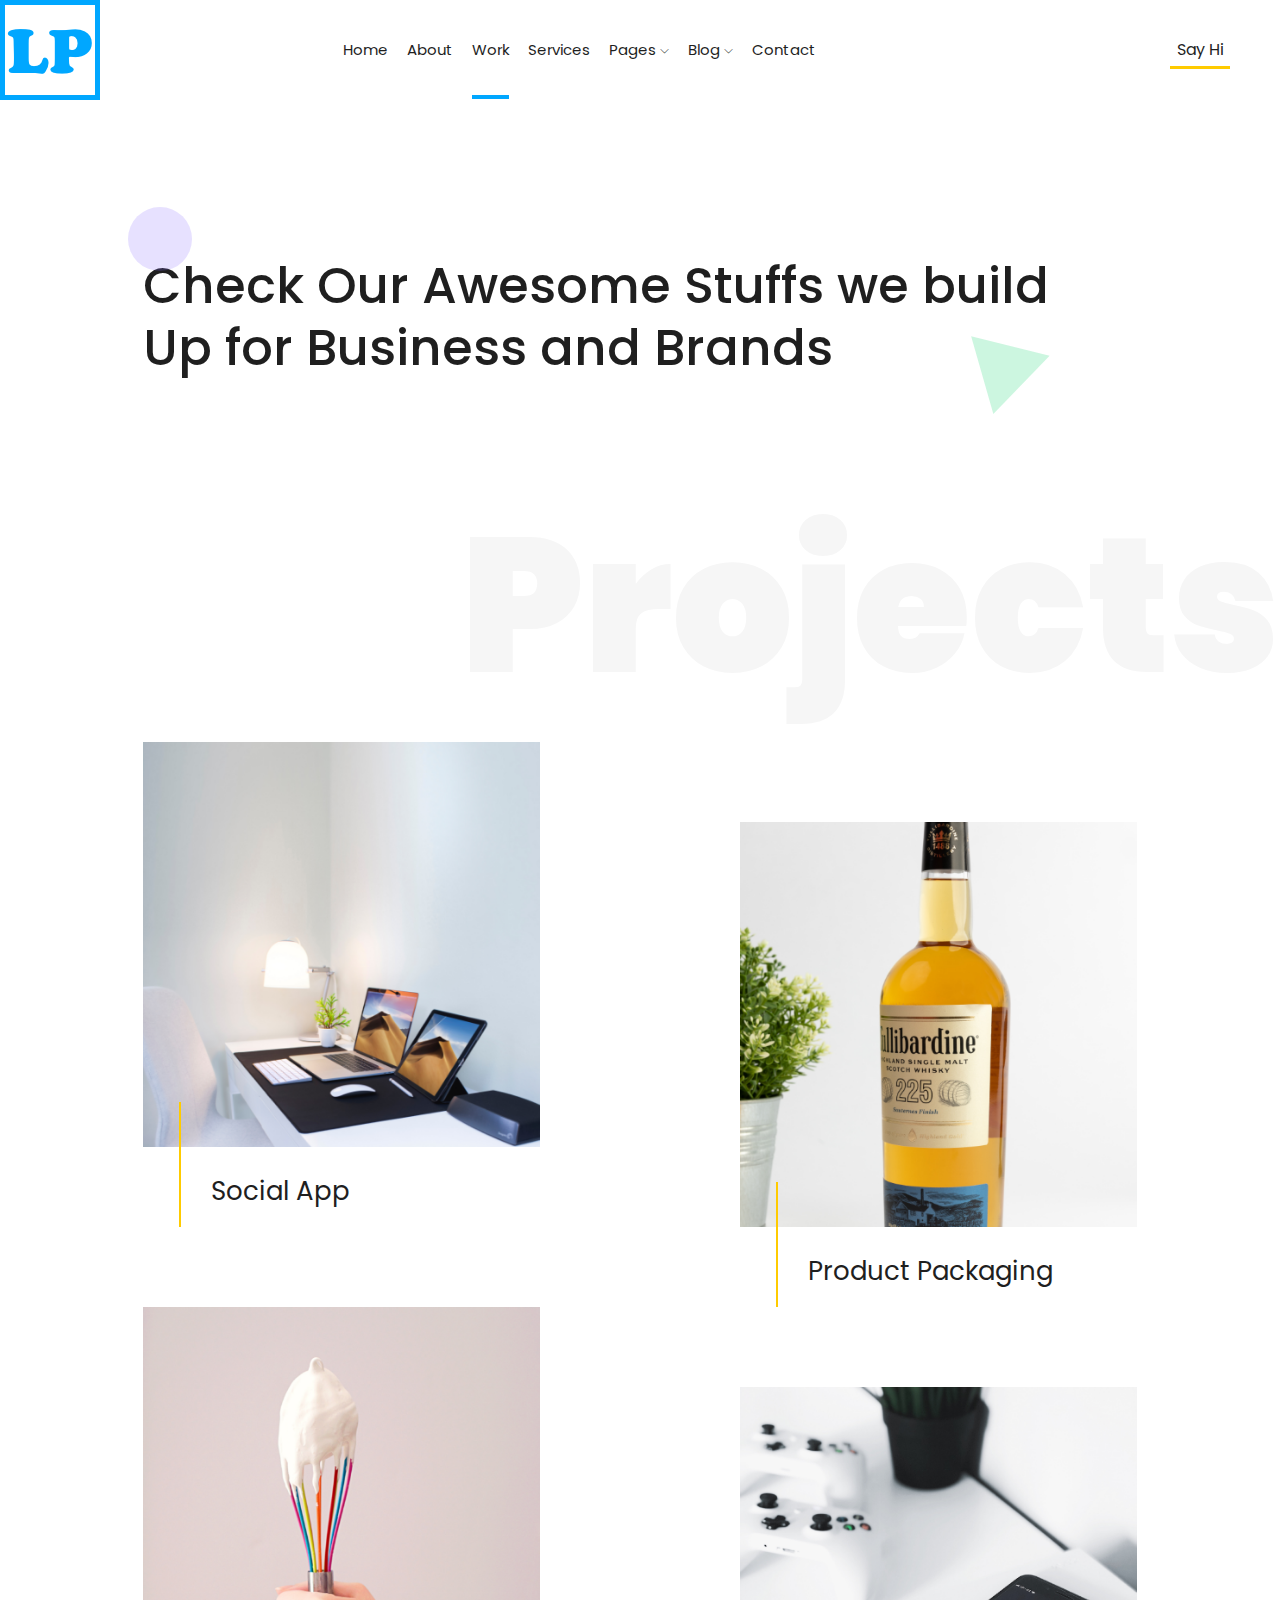
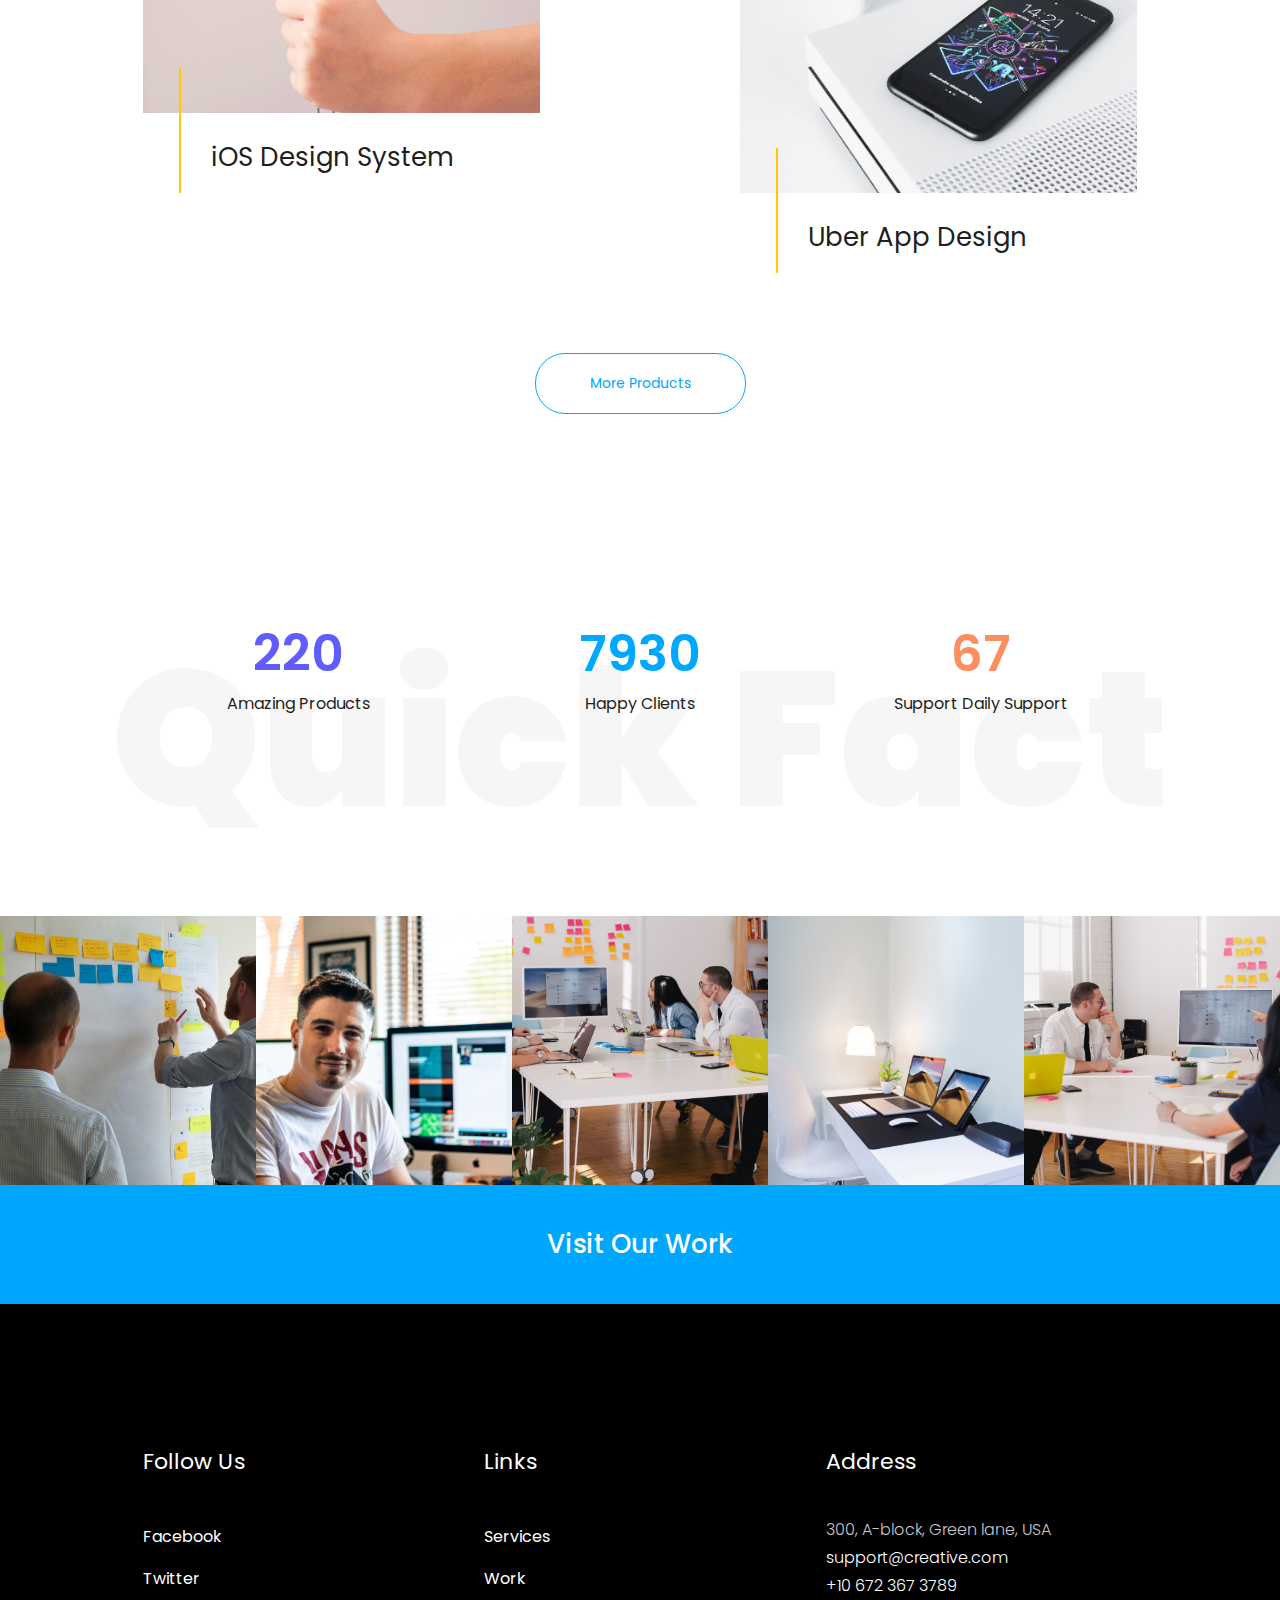
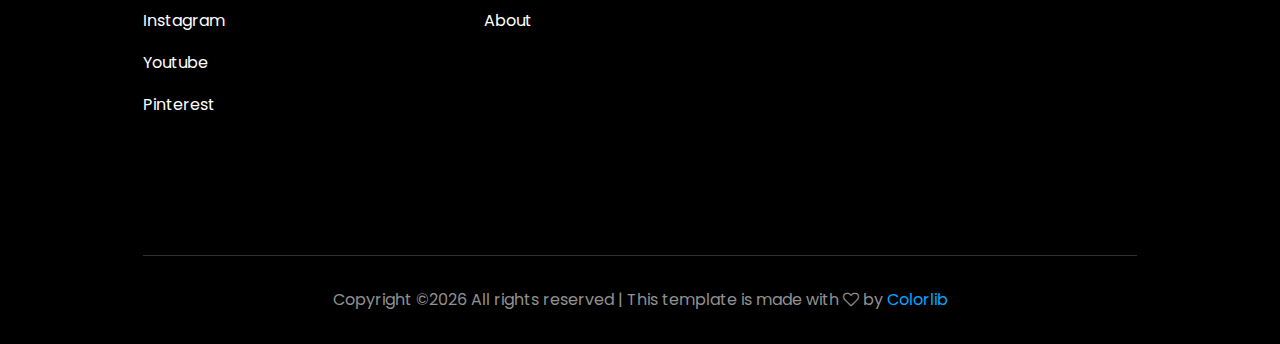
<file: work.html>
<!doctype html>
<html class="no-js" lang="zxx">

<head>
    <meta charset="utf-8">
    <meta http-equiv="x-ua-compatible" content="ie=edge">
    <title>Creative Agency</title>
    <meta name="description" content="">
    <meta name="viewport" content="width=device-width, initial-scale=1">

    <!-- <link rel="manifest" href="site.webmanifest"> -->
    <link rel="shortcut icon" type="image/x-icon" href="img/favicon.png">
    <!-- Place favicon.ico in the root directory -->

    <!-- CSS here -->
    <link rel="stylesheet" href="css/bootstrap.min.css">
    <link rel="stylesheet" href="css/owl.carousel.min.css">
    <link rel="stylesheet" href="css/magnific-popup.css">
    <link rel="stylesheet" href="css/font-awesome.min.css">
    <link rel="stylesheet" href="css/themify-icons.css">
    <link rel="stylesheet" href="css/nice-select.css">
    <link rel="stylesheet" href="css/flaticon.css">
    <link rel="stylesheet" href="css/gijgo.css">
    <link rel="stylesheet" href="css/animate.css">
    <link rel="stylesheet" href="css/slicknav.css">
    <link rel="stylesheet" href="css/style.css">
    <!-- <link rel="stylesheet" href="css/responsive.css"> -->
</head>

<body>
    <!--[if lte IE 9]>
            <p class="browserupgrade">You are using an <strong>outdated</strong> browser. Please <a href="https://browsehappy.com/">upgrade your browser</a> to improve your experience and security.</p>
        <![endif]-->

    <!-- header-start -->
    <header>
        <div class="header-area ">
            <div id="sticky-header" class="main-header-area">
                <div class="container-fluid p-0">
                    <div class="row align-items-center no-gutters">
                        <div class="col-xl-2 col-lg-2">
                            <div class="logo-img">
                                <a href="index.html">
                                    <img src="img/logo.png" alt="">
                                </a>
                            </div>
                        </div>
                        <div class="col-xl-7 col-lg-7">
                            <div class="main-menu  d-none d-lg-block">
                                <nav>
                                    <ul id="navigation">
                                        <li><a  href="index.html">home</a></li>
                                        <li><a href="about.html">About</a></li>
                                        <li><a class="active" href="work.html">work</a></li>
                                        <li><a href="service.html">services</a></li>
                                        <li><a href="#">pages <i class="ti-angle-down"></i></a>
                                            <ul class="submenu">
                                                <li><a href="work_details.html">work details</a></li>
                                                <li><a href="elements.html">elements</a></li>
                                            </ul>
                                        </li>

                                        <li><a href="#">blog <i class="ti-angle-down"></i></a>
                                            <ul class="submenu">
                                                <li><a href="blog.html">blog</a></li>
                                                <li><a href="single-blog.html">single-blog</a></li>
                                            </ul>
                                        </li>
                                        <li><a href="contact.html">Contact</a></li>
                                    </ul>
                                </nav>
                            </div>
                        </div>
                        <div class="col-xl-3 col-lg-3 d-none d-lg-block">
                            <div class="log_chat_area d-flex align-items-center">
                                <a href="#" target="_black" class="say_hi">Say Hi</a>
                            </div>
                        </div>
                        <div class="col-12">
                            <div class="mobile_menu d-block d-lg-none"></div>
                        </div>
                    </div>
                </div>
            </div>
        </div>
    </header>
    <!-- header-end -->

    <!-- agency_heading_start -->
    <div class="agency_heading">
        <div class="container">
            <div class="row">
                <div class="col-xl-12">
                    <div class="agency_text">
                        <h3>Check Our Awesome Stuffs we build <br>
                                Up for Business and Brands</h3>
                    </div>
                </div>
            </div>
        </div>
        <div class="animated_shape">
            <div class="anim_1">
                <img src="img/about/1.png" alt="">
            </div>
            <div class="anim_2">
                <img src="img/about/2.png" alt="">
            </div>
        </div>
    </div>
    <!-- agency_heading_end -->

    <!-- works_area_start -->
    <div class="works_area">
        <h1 class="opacity_text opacity_text2 d-none d-lg-block">Projects</h1>
        <div class="container">
            <div class="row">
                <div class="col-xl-5 col-md-6">
                    <div class="single_work">
                        <div class="work_thumb">
                            <img src="img/work/1.png" alt="">
                            <div class="work_hover">
                                <div class="work_inner">
                                    <a href="#">View Details</a>
                                </div>
                            </div>
                        </div>
                        <div class="work_heading">
                            <h3>Social App</h3>
                        </div>
                    </div>
                    <div class="single_work">
                        <div class="work_thumb">
                            <img src="img/work/3.png" alt="">
                            <div class="work_hover">
                                <div class="work_inner">
                                    <a href="#">View Details</a>
                                </div>
                            </div>
                        </div>
                        <div class="work_heading">
                            <h3>iOS Design System</h3>
                        </div>
                    </div>
                </div>
                <div class="col-xl-5 offset-xl-2 col-md-6">
                    <div class="single_work spacec-top">
                        <div class="work_thumb">
                            <img src="img/work/2.png" alt="">
                            <div class="work_hover">
                                <div class="work_inner">
                                    <a href="#">View Details</a>
                                </div>
                            </div>
                        </div>
                        <div class="work_heading">
                            <h3>Product Packaging</h3>
                        </div>
                    </div>
                    <div class="single_work">
                        <div class="work_thumb">
                            <img src="img/work/4.png" alt="">
                            <div class="work_hover">
                                <div class="work_inner">
                                    <a href="#">View Details</a>
                                </div>
                            </div>
                        </div>
                        <div class="work_heading">
                            <h3>Uber App Design</h3>
                        </div>
                    </div>
                </div>
            </div>
            <div class="row">
                <div class="col-xl-12">
                    <div class="more_products text-center">
                        <a class="boxed_btn_round" href="#">More Products</a>
                    </div>
                </div>
            </div>
        </div>
    </div>
    <!-- works_area_end -->

    <!-- counter_area_start -->
    <div class="counter_area minus_padding">
        <h1 class="opacity_text d-none d-lg-block">
                Quick Fact
        </h1>
        <div class="container">
            <div class="row">
                <div class="col-xl-4 col-md-4">
                    <div class="single_counter text-center">
                        <h3 class="counter">220</h3>
                        <span>Amazing Products</span>
                    </div>
                </div>
                <div class="col-xl-4  col-md-4">
                    <div class="single_counter text-center">
                        <h3 class="counter blue">7930</h3>
                        <span>Happy Clients</span>
                    </div>
                </div>
                <div class="col-xl-4 col-md-4">
                    <div class="single_counter text-center">
                        <h3 class="counter orange">67</h3>
                        <span>Support Daily Support</span>
                    </div>
                </div>
            </div>
        </div>
    </div>
    <!-- counter_area_end -->

    <!-- instragram_area_start -->
    <div class="instragram_area">
            <div class="single_instagram">
                <img src="img/instragram/1.png" alt="">
                <div class="ovrelay">
                    <a href="#">
                        <i class="fa fa-instagram"></i>
                    </a>
                </div>
            </div>
            <div class="single_instagram">
                <img src="img/instragram/2.png" alt="">
                <div class="ovrelay">
                    <a href="#">
                        <i class="fa fa-instagram"></i>
                    </a>
                </div>
            </div>
            <div class="single_instagram">
                <img src="img/instragram/3.png" alt="">
                <div class="ovrelay">
                    <a href="#">
                        <i class="fa fa-instagram"></i>
                    </a>
                </div>
            </div>
            <div class="single_instagram">
                <img src="img/instragram/4.png" alt="">
                <div class="ovrelay">
                    <a href="#">
                        <i class="fa fa-instagram"></i>
                    </a>
                </div>
            </div>
            <div class="single_instagram">
                <img src="img/instragram/5.png" alt="">
                <div class="ovrelay">
                    <a href="#">
                        <i class="fa fa-instagram"></i>
                    </a>
                </div>
            </div>
        </div>
    <!-- instragram_area_end -->
    <div class="Visit_Work text-center">
        <a href="#" class="Visit_link">Visit Our Work</a>
    </div>
    <!-- footer -->
    <footer class="footer">
        <div class="footer_top">
            <div class="container">
                <div class="row">
                    <div class="col-xl-4 col-md-6 col-lg-4">
                        <div class="footer_widget">
                            <h3 class="footer_title">
                                    Follow Us
                            </h3>
                            <ul>
                                <li><a href="#">Facebook</a></li>
                                <li><a href="#"> Twitter</a></li>
                                <li><a href="#">Instagram</a></li>
                                <li><a href="#">Youtube</a></li>
                                <li><a href="#">Pinterest</a></li>
                            </ul>

                        </div>
                    </div>
                    <div class="col-xl-4 col-md-6 col-lg-4">
                        <div class="footer_widget">
                            <h3 class="footer_title">
                                    Links
                            </h3>
                            <ul>
                                <li><a href="service.html">Services</a></li>
                                <li><a href="work.html"> Work</a></li>
                                <li><a href="about.html">About</a></li>
                            </ul>

                        </div>
                    </div>
                    <div class="col-xl-4 col-md-6 col-lg-4">
                        <div class="footer_widget">
                            <h3 class="footer_title">
                                Address
                            </h3>
                            <p>
                                    300, A-block, Green lane, USA <br>
                                    <a target="_blank" href="support@creative.com">support@creative.com</a> <br>
                                    <a target="_blank" href="+10 672 367 3789">+10 672 367 3789</a>
                            </p>
                        </div>
                    </div>
                </div>
            </div>
        </div>
        <div class="copy-right_text">
            <div class="container">
                <div class="footer_border"></div>
                <div class="row">
                    <div class="col-xl-12">
                        <p class="copy_right text-center">
                            <!-- Link back to Colorlib can't be removed. Template is licensed under CC BY 3.0. -->
Copyright &copy;<script>document.write(new Date().getFullYear());</script> All rights reserved | This template is made with <i class="fa fa-heart-o" aria-hidden="true"></i> by <a href="https://colorlib.com" target="_blank">Colorlib</a>
<!-- Link back to Colorlib can't be removed. Template is licensed under CC BY 3.0. -->
                        </p>
                    </div>
                </div>
            </div>
        </div>
    </footer>
    <!-- footer -->

    <!-- JS here -->
    <script src="js/vendor/modernizr-3.5.0.min.js"></script>
    <script src="js/vendor/jquery-1.12.4.min.js"></script>
    <script src="js/popper.min.js"></script>
    <script src="js/bootstrap.min.js"></script>
    <script src="js/owl.carousel.min.js"></script>
    <script src="js/isotope.pkgd.min.js"></script>
    <script src="js/ajax-form.js"></script>
    <script src="js/waypoints.min.js"></script>
    <script src="js/jquery.counterup.min.js"></script>
    <script src="js/imagesloaded.pkgd.min.js"></script>
    <script src="js/scrollIt.js"></script>
    <script src="js/jquery.scrollUp.min.js"></script>
    <script src="js/wow.min.js"></script>
    <script src="js/nice-select.min.js"></script>
    <script src="js/jquery.slicknav.min.js"></script>
    <script src="js/jquery.magnific-popup.min.js"></script>
    <script src="js/plugins.js"></script>
    <script src="js/gijgo.min.js"></script>

    <!--contact js-->
    <script src="js/contact.js"></script>
    <script src="js/jquery.ajaxchimp.min.js"></script>
    <script src="js/jquery.form.js"></script>
    <script src="js/jquery.validate.min.js"></script>
    <script src="js/mail-script.js"></script>

    <script src="js/main.js"></script>
</body>

</html>
</file>
<file: css/themify-icons.css>
@font-face {
	font-family: 'themify';
	src:url('../fonts/themify.eot?-fvbane');
	src:url('../fonts/themify.eot?#iefix-fvbane') format('embedded-opentype'),
		url('../fonts/themify.woff?-fvbane') format('woff'),
		url('../fonts/themify.ttf?-fvbane') format('truetype'),
		url('../fonts/themify.svg?-fvbane#themify') format('svg');
	font-weight: normal;
	font-style: normal;
}

[class^="ti-"], [class*=" ti-"] {
	font-family: 'themify';
	/* speak: none; */
	font-style: normal;
	font-weight: normal;
	font-variant: normal;
	text-transform: none;
	line-height: 1;

	/* Better Font Rendering =========== */
	-webkit-font-smoothing: antialiased;
	-moz-osx-font-smoothing: grayscale;
}

.ti-wand:before {
	content: "\e600";
}
.ti-volume:before {
	content: "\e601";
}
.ti-user:before {
	content: "\e602";
}
.ti-unlock:before {
	content: "\e603";
}
.ti-unlink:before {
	content: "\e604";
}
.ti-trash:before {
	content: "\e605";
}
.ti-thought:before {
	content: "\e606";
}
.ti-target:before {
	content: "\e607";
}
.ti-tag:before {
	content: "\e608";
}
.ti-tablet:before {
	content: "\e609";
}
.ti-star:before {
	content: "\e60a";
}
.ti-spray:before {
	content: "\e60b";
}
.ti-signal:before {
	content: "\e60c";
}
.ti-shopping-cart:before {
	content: "\e60d";
}
.ti-shopping-cart-full:before {
	content: "\e60e";
}
.ti-settings:before {
	content: "\e60f";
}
.ti-search:before {
	content: "\e610";
}
.ti-zoom-in:before {
	content: "\e611";
}
.ti-zoom-out:before {
	content: "\e612";
}
.ti-cut:before {
	content: "\e613";
}
.ti-ruler:before {
	content: "\e614";
}
.ti-ruler-pencil:before {
	content: "\e615";
}
.ti-ruler-alt:before {
	content: "\e616";
}
.ti-bookmark:before {
	content: "\e617";
}
.ti-bookmark-alt:before {
	content: "\e618";
}
.ti-reload:before {
	content: "\e619";
}
.ti-plus:before {
	content: "\e61a";
}
.ti-pin:before {
	content: "\e61b";
}
.ti-pencil:before {
	content: "\e61c";
}
.ti-pencil-alt:before {
	content: "\e61d";
}
.ti-paint-roller:before {
	content: "\e61e";
}
.ti-paint-bucket:before {
	content: "\e61f";
}
.ti-na:before {
	content: "\e620";
}
.ti-mobile:before {
	content: "\e621";
}
.ti-minus:before {
	content: "\e622";
}
.ti-medall:before {
	content: "\e623";
}
.ti-medall-alt:before {
	content: "\e624";
}
.ti-marker:before {
	content: "\e625";
}
.ti-marker-alt:before {
	content: "\e626";
}
.ti-arrow-up:before {
	content: "\e627";
}
.ti-arrow-right:before {
	content: "\e628";
}
.ti-arrow-left:before {
	content: "\e629";
}
.ti-arrow-down:before {
	content: "\e62a";
}
.ti-lock:before {
	content: "\e62b";
}
.ti-location-arrow:before {
	content: "\e62c";
}
.ti-link:before {
	content: "\e62d";
}
.ti-layout:before {
	content: "\e62e";
}
.ti-layers:before {
	content: "\e62f";
}
.ti-layers-alt:before {
	content: "\e630";
}
.ti-key:before {
	content: "\e631";
}
.ti-import:before {
	content: "\e632";
}
.ti-image:before {
	content: "\e633";
}
.ti-heart:before {
	content: "\e634";
}
.ti-heart-broken:before {
	content: "\e635";
}
.ti-hand-stop:before {
	content: "\e636";
}
.ti-hand-open:before {
	content: "\e637";
}
.ti-hand-drag:before {
	content: "\e638";
}
.ti-folder:before {
	content: "\e639";
}
.ti-flag:before {
	content: "\e63a";
}
.ti-flag-alt:before {
	content: "\e63b";
}
.ti-flag-alt-2:before {
	content: "\e63c";
}
.ti-eye:before {
	content: "\e63d";
}
.ti-export:before {
	content: "\e63e";
}
.ti-exchange-vertical:before {
	content: "\e63f";
}
.ti-desktop:before {
	content: "\e640";
}
.ti-cup:before {
	content: "\e641";
}
.ti-crown:before {
	content: "\e642";
}
.ti-comments:before {
	content: "\e643";
}
.ti-comment:before {
	content: "\e644";
}
.ti-comment-alt:before {
	content: "\e645";
}
.ti-close:before {
	content: "\e646";
}
.ti-clip:before {
	content: "\e647";
}
.ti-angle-up:before {
	content: "\e648";
}
.ti-angle-right:before {
	content: "\e649";
}
.ti-angle-left:before {
	content: "\e64a";
}
.ti-angle-down:before {
	content: "\e64b";
}
.ti-check:before {
	content: "\e64c";
}
.ti-check-box:before {
	content: "\e64d";
}
.ti-camera:before {
	content: "\e64e";
}
.ti-announcement:before {
	content: "\e64f";
}
.ti-brush:before {
	content: "\e650";
}
.ti-briefcase:before {
	content: "\e651";
}
.ti-bolt:before {
	content: "\e652";
}
.ti-bolt-alt:before {
	content: "\e653";
}
.ti-blackboard:before {
	content: "\e654";
}
.ti-bag:before {
	content: "\e655";
}
.ti-move:before {
	content: "\e656";
}
.ti-arrows-vertical:before {
	content: "\e657";
}
.ti-arrows-horizontal:before {
	content: "\e658";
}
.ti-fullscreen:before {
	content: "\e659";
}
.ti-arrow-top-right:before {
	content: "\e65a";
}
.ti-arrow-top-left:before {
	content: "\e65b";
}
.ti-arrow-circle-up:before {
	content: "\e65c";
}
.ti-arrow-circle-right:before {
	content: "\e65d";
}
.ti-arrow-circle-left:before {
	content: "\e65e";
}
.ti-arrow-circle-down:before {
	content: "\e65f";
}
.ti-angle-double-up:before {
	content: "\e660";
}
.ti-angle-double-right:before {
	content: "\e661";
}
.ti-angle-double-left:before {
	content: "\e662";
}
.ti-angle-double-down:before {
	content: "\e663";
}
.ti-zip:before {
	content: "\e664";
}
.ti-world:before {
	content: "\e665";
}
.ti-wheelchair:before {
	content: "\e666";
}
.ti-view-list:before {
	content: "\e667";
}
.ti-view-list-alt:before {
	content: "\e668";
}
.ti-view-grid:before {
	content: "\e669";
}
.ti-uppercase:before {
	content: "\e66a";
}
.ti-upload:before {
	content: "\e66b";
}
.ti-underline:before {
	content: "\e66c";
}
.ti-truck:before {
	content: "\e66d";
}
.ti-timer:before {
	content: "\e66e";
}
.ti-ticket:before {
	content: "\e66f";
}
.ti-thumb-up:before {
	content: "\e670";
}
.ti-thumb-down:before {
	content: "\e671";
}
.ti-text:before {
	content: "\e672";
}
.ti-stats-up:before {
	content: "\e673";
}
.ti-stats-down:before {
	content: "\e674";
}
.ti-split-v:before {
	content: "\e675";
}
.ti-split-h:before {
	content: "\e676";
}
.ti-smallcap:before {
	content: "\e677";
}
.ti-shine:before {
	content: "\e678";
}
.ti-shift-right:before {
	content: "\e679";
}
.ti-shift-left:before {
	content: "\e67a";
}
.ti-shield:before {
	content: "\e67b";
}
.ti-notepad:before {
	content: "\e67c";
}
.ti-server:before {
	content: "\e67d";
}
.ti-quote-right:before {
	content: "\e67e";
}
.ti-quote-left:before {
	content: "\e67f";
}
.ti-pulse:before {
	content: "\e680";
}
.ti-printer:before {
	content: "\e681";
}
.ti-power-off:before {
	content: "\e682";
}
.ti-plug:before {
	content: "\e683";
}
.ti-pie-chart:before {
	content: "\e684";
}
.ti-paragraph:before {
	content: "\e685";
}
.ti-panel:before {
	content: "\e686";
}
.ti-package:before {
	content: "\e687";
}
.ti-music:before {
	content: "\e688";
}
.ti-music-alt:before {
	content: "\e689";
}
.ti-mouse:before {
	content: "\e68a";
}
.ti-mouse-alt:before {
	content: "\e68b";
}
.ti-money:before {
	content: "\e68c";
}
.ti-microphone:before {
	content: "\e68d";
}
.ti-menu:before {
	content: "\e68e";
}
.ti-menu-alt:before {
	content: "\e68f";
}
.ti-map:before {
	content: "\e690";
}
.ti-map-alt:before {
	content: "\e691";
}
.ti-loop:before {
	content: "\e692";
}
.ti-location-pin:before {
	content: "\e693";
}
.ti-list:before {
	content: "\e694";
}
.ti-light-bulb:before {
	content: "\e695";
}
.ti-Italic:before {
	content: "\e696";
}
.ti-info:before {
	content: "\e697";
}
.ti-infinite:before {
	content: "\e698";
}
.ti-id-badge:before {
	content: "\e699";
}
.ti-hummer:before {
	content: "\e69a";
}
.ti-home:before {
	content: "\e69b";
}
.ti-help:before {
	content: "\e69c";
}
.ti-headphone:before {
	content: "\e69d";
}
.ti-harddrives:before {
	content: "\e69e";
}
.ti-harddrive:before {
	content: "\e69f";
}
.ti-gift:before {
	content: "\e6a0";
}
.ti-game:before {
	content: "\e6a1";
}
.ti-filter:before {
	content: "\e6a2";
}
.ti-files:before {
	content: "\e6a3";
}
.ti-file:before {
	content: "\e6a4";
}
.ti-eraser:before {
	content: "\e6a5";
}
.ti-envelope:before {
	content: "\e6a6";
}
.ti-download:before {
	content: "\e6a7";
}
.ti-direction:before {
	content: "\e6a8";
}
.ti-direction-alt:before {
	content: "\e6a9";
}
.ti-dashboard:before {
	content: "\e6aa";
}
.ti-control-stop:before {
	content: "\e6ab";
}
.ti-control-shuffle:before {
	content: "\e6ac";
}
.ti-control-play:before {
	content: "\e6ad";
}
.ti-control-pause:before {
	content: "\e6ae";
}
.ti-control-forward:before {
	content: "\e6af";
}
.ti-control-backward:before {
	content: "\e6b0";
}
.ti-cloud:before {
	content: "\e6b1";
}
.ti-cloud-up:before {
	content: "\e6b2";
}
.ti-cloud-down:before {
	content: "\e6b3";
}
.ti-clipboard:before {
	content: "\e6b4";
}
.ti-car:before {
	content: "\e6b5";
}
.ti-calendar:before {
	content: "\e6b6";
}
.ti-book:before {
	content: "\e6b7";
}
.ti-bell:before {
	content: "\e6b8";
}
.ti-basketball:before {
	content: "\e6b9";
}
.ti-bar-chart:before {
	content: "\e6ba";
}
.ti-bar-chart-alt:before {
	content: "\e6bb";
}
.ti-back-right:before {
	content: "\e6bc";
}
.ti-back-left:before {
	content: "\e6bd";
}
.ti-arrows-corner:before {
	content: "\e6be";
}
.ti-archive:before {
	content: "\e6bf";
}
.ti-anchor:before {
	content: "\e6c0";
}
.ti-align-right:before {
	content: "\e6c1";
}
.ti-align-left:before {
	content: "\e6c2";
}
.ti-align-justify:before {
	content: "\e6c3";
}
.ti-align-center:before {
	content: "\e6c4";
}
.ti-alert:before {
	content: "\e6c5";
}
.ti-alarm-clock:before {
	content: "\e6c6";
}
.ti-agenda:before {
	content: "\e6c7";
}
.ti-write:before {
	content: "\e6c8";
}
.ti-window:before {
	content: "\e6c9";
}
.ti-widgetized:before {
	content: "\e6ca";
}
.ti-widget:before {
	content: "\e6cb";
}
.ti-widget-alt:before {
	content: "\e6cc";
}
.ti-wallet:before {
	content: "\e6cd";
}
.ti-video-clapper:before {
	content: "\e6ce";
}
.ti-video-camera:before {
	content: "\e6cf";
}
.ti-vector:before {
	content: "\e6d0";
}
.ti-themify-logo:before {
	content: "\e6d1";
}
.ti-themify-favicon:before {
	content: "\e6d2";
}
.ti-themify-favicon-alt:before {
	content: "\e6d3";
}
.ti-support:before {
	content: "\e6d4";
}
.ti-stamp:before {
	content: "\e6d5";
}
.ti-split-v-alt:before {
	content: "\e6d6";
}
.ti-slice:before {
	content: "\e6d7";
}
.ti-shortcode:before {
	content: "\e6d8";
}
.ti-shift-right-alt:before {
	content: "\e6d9";
}
.ti-shift-left-alt:before {
	content: "\e6da";
}
.ti-ruler-alt-2:before {
	content: "\e6db";
}
.ti-receipt:before {
	content: "\e6dc";
}
.ti-pin2:before {
	content: "\e6dd";
}
.ti-pin-alt:before {
	content: "\e6de";
}
.ti-pencil-alt2:before {
	content: "\e6df";
}
.ti-palette:before {
	content: "\e6e0";
}
.ti-more:before {
	content: "\e6e1";
}
.ti-more-alt:before {
	content: "\e6e2";
}
.ti-microphone-alt:before {
	content: "\e6e3";
}
.ti-magnet:before {
	content: "\e6e4";
}
.ti-line-double:before {
	content: "\e6e5";
}
.ti-line-dotted:before {
	content: "\e6e6";
}
.ti-line-dashed:before {
	content: "\e6e7";
}
.ti-layout-width-full:before {
	content: "\e6e8";
}
.ti-layout-width-default:before {
	content: "\e6e9";
}
.ti-layout-width-default-alt:before {
	content: "\e6ea";
}
.ti-layout-tab:before {
	content: "\e6eb";
}
.ti-layout-tab-window:before {
	content: "\e6ec";
}
.ti-layout-tab-v:before {
	content: "\e6ed";
}
.ti-layout-tab-min:before {
	content: "\e6ee";
}
.ti-layout-slider:before {
	content: "\e6ef";
}
.ti-layout-slider-alt:before {
	content: "\e6f0";
}
.ti-layout-sidebar-right:before {
	content: "\e6f1";
}
.ti-layout-sidebar-none:before {
	content: "\e6f2";
}
.ti-layout-sidebar-left:before {
	content: "\e6f3";
}
.ti-layout-placeholder:before {
	content: "\e6f4";
}
.ti-layout-menu:before {
	content: "\e6f5";
}
.ti-layout-menu-v:before {
	content: "\e6f6";
}
.ti-layout-menu-separated:before {
	content: "\e6f7";
}
.ti-layout-menu-full:before {
	content: "\e6f8";
}
.ti-layout-media-right-alt:before {
	content: "\e6f9";
}
.ti-layout-media-right:before {
	content: "\e6fa";
}
.ti-layout-media-overlay:before {
	content: "\e6fb";
}
.ti-layout-media-overlay-alt:before {
	content: "\e6fc";
}
.ti-layout-media-overlay-alt-2:before {
	content: "\e6fd";
}
.ti-layout-media-left-alt:before {
	content: "\e6fe";
}
.ti-layout-media-left:before {
	content: "\e6ff";
}
.ti-layout-media-center-alt:before {
	content: "\e700";
}
.ti-layout-media-center:before {
	content: "\e701";
}
.ti-layout-list-thumb:before {
	content: "\e702";
}
.ti-layout-list-thumb-alt:before {
	content: "\e703";
}
.ti-layout-list-post:before {
	content: "\e704";
}
.ti-layout-list-large-image:before {
	content: "\e705";
}
.ti-layout-line-solid:before {
	content: "\e706";
}
.ti-layout-grid4:before {
	content: "\e707";
}
.ti-layout-grid3:before {
	content: "\e708";
}
.ti-layout-grid2:before {
	content: "\e709";
}
.ti-layout-grid2-thumb:before {
	content: "\e70a";
}
.ti-layout-cta-right:before {
	content: "\e70b";
}
.ti-layout-cta-left:before {
	content: "\e70c";
}
.ti-layout-cta-center:before {
	content: "\e70d";
}
.ti-layout-cta-btn-right:before {
	content: "\e70e";
}
.ti-layout-cta-btn-left:before {
	content: "\e70f";
}
.ti-layout-column4:before {
	content: "\e710";
}
.ti-layout-column3:before {
	content: "\e711";
}
.ti-layout-column2:before {
	content: "\e712";
}
.ti-layout-accordion-separated:before {
	content: "\e713";
}
.ti-layout-accordion-merged:before {
	content: "\e714";
}
.ti-layout-accordion-list:before {
	content: "\e715";
}
.ti-ink-pen:before {
	content: "\e716";
}
.ti-info-alt:before {
	content: "\e717";
}
.ti-help-alt:before {
	content: "\e718";
}
.ti-headphone-alt:before {
	content: "\e719";
}
.ti-hand-point-up:before {
	content: "\e71a";
}
.ti-hand-point-right:before {
	content: "\e71b";
}
.ti-hand-point-left:before {
	content: "\e71c";
}
.ti-hand-point-down:before {
	content: "\e71d";
}
.ti-gallery:before {
	content: "\e71e";
}
.ti-face-smile:before {
	content: "\e71f";
}
.ti-face-sad:before {
	content: "\e720";
}
.ti-credit-card:before {
	content: "\e721";
}
.ti-control-skip-forward:before {
	content: "\e722";
}
.ti-control-skip-backward:before {
	content: "\e723";
}
.ti-control-record:before {
	content: "\e724";
}
.ti-control-eject:before {
	content: "\e725";
}
.ti-comments-smiley:before {
	content: "\e726";
}
.ti-brush-alt:before {
	content: "\e727";
}
.ti-youtube:before {
	content: "\e728";
}
.ti-vimeo:before {
	content: "\e729";
}
.ti-twitter:before {
	content: "\e72a";
}
.ti-time:before {
	content: "\e72b";
}
.ti-tumblr:before {
	content: "\e72c";
}
.ti-skype:before {
	content: "\e72d";
}
.ti-share:before {
	content: "\e72e";
}
.ti-share-alt:before {
	content: "\e72f";
}
.ti-rocket:before {
	content: "\e730";
}
.ti-pinterest:before {
	content: "\e731";
}
.ti-new-window:before {
	content: "\e732";
}
.ti-microsoft:before {
	content: "\e733";
}
.ti-list-ol:before {
	content: "\e734";
}
.ti-linkedin:before {
	content: "\e735";
}
.ti-layout-sidebar-2:before {
	content: "\e736";
}
.ti-layout-grid4-alt:before {
	content: "\e737";
}
.ti-layout-grid3-alt:before {
	content: "\e738";
}
.ti-layout-grid2-alt:before {
	content: "\e739";
}
.ti-layout-column4-alt:before {
	content: "\e73a";
}
.ti-layout-column3-alt:before {
	content: "\e73b";
}
.ti-layout-column2-alt:before {
	content: "\e73c";
}
.ti-instagram:before {
	content: "\e73d";
}
.ti-google:before {
	content: "\e73e";
}
.ti-github:before {
	content: "\e73f";
}
.ti-flickr:before {
	content: "\e740";
}
.ti-facebook:before {
	content: "\e741";
}
.ti-dropbox:before {
	content: "\e742";
}
.ti-dribbble:before {
	content: "\e743";
}
.ti-apple:before {
	content: "\e744";
}
.ti-android:before {
	content: "\e745";
}
.ti-save:before {
	content: "\e746";
}
.ti-save-alt:before {
	content: "\e747";
}
.ti-yahoo:before {
	content: "\e748";
}
.ti-wordpress:before {
	content: "\e749";
}
.ti-vimeo-alt:before {
	content: "\e74a";
}
.ti-twitter-alt:before {
	content: "\e74b";
}
.ti-tumblr-alt:before {
	content: "\e74c";
}
.ti-trello:before {
	content: "\e74d";
}
.ti-stack-overflow:before {
	content: "\e74e";
}
.ti-soundcloud:before {
	content: "\e74f";
}
.ti-sharethis:before {
	content: "\e750";
}
.ti-sharethis-alt:before {
	content: "\e751";
}
.ti-reddit:before {
	content: "\e752";
}
.ti-pinterest-alt:before {
	content: "\e753";
}
.ti-microsoft-alt:before {
	content: "\e754";
}
.ti-linux:before {
	content: "\e755";
}
.ti-jsfiddle:before {
	content: "\e756";
}
.ti-joomla:before {
	content: "\e757";
}
.ti-html5:before {
	content: "\e758";
}
.ti-flickr-alt:before {
	content: "\e759";
}
.ti-email:before {
	content: "\e75a";
}
.ti-drupal:before {
	content: "\e75b";
}
.ti-dropbox-alt:before {
	content: "\e75c";
}
.ti-css3:before {
	content: "\e75d";
}
.ti-rss:before {
	content: "\e75e";
}
.ti-rss-alt:before {
	content: "\e75f";
}
</file>
<file: css/nice-select.css>
.nice-select {
  -webkit-tap-highlight-color: transparent;
  background-color: #fff;
  border-radius: 5px;
  border: solid 1px #e8e8e8;
  box-sizing: border-box;
  clear: both;
  cursor: pointer;
  display: block;
  float: left;
  font-family: inherit;
  font-size: 14px;
  font-weight: normal;
  height: 42px;
  line-height: 40px;
  outline: none;
  padding-left: 18px;
  padding-right: 30px;
  position: relative;
  text-align: left !important;
  -webkit-transition: all 0.2s ease-in-out;
  transition: all 0.2s ease-in-out;
  -webkit-user-select: none;
     -moz-user-select: none;
      -ms-user-select: none;
          user-select: none;
  white-space: nowrap;
  width: auto; }
  .nice-select:hover {
    border-color: #dbdbdb; }
  .nice-select:active, .nice-select.open, .nice-select:focus {
    border-color: #999; }


  .nice-select.disabled {
    border-color: #ededed;
    color: #999;
    pointer-events: none; }
    .nice-select.disabled:after {
      border-color: #cccccc; }
  .nice-select.wide {
    width: 100%; }
    .nice-select.wide .list {
      left: 0 !important;
      right: 0 !important; }
  .nice-select.right {
    float: right; }
    .nice-select.right .list {
      left: auto;
      right: 0; }
  .nice-select.small {
    font-size: 12px;
    height: 36px;
    line-height: 34px; }
    .nice-select.small:after {
      height: 4px;
      width: 4px; }
    .nice-select.small .option {
      line-height: 34px;
      min-height: 34px; }
  .nice-select .list {
    background-color: #fff;
    border-radius: 5px;
    box-shadow: 0 0 0 1px rgba(68, 68, 68, 0.11);
    box-sizing: border-box;
    margin-top: 4px;
    opacity: 0;
    overflow: hidden;
    padding: 0;
    pointer-events: none;
    position: absolute;
    top: 100%;
    left: 0;
    -webkit-transform-origin: 50% 0;
        -ms-transform-origin: 50% 0;
            transform-origin: 50% 0;
    -webkit-transform: scale(0.75) translateY(-21px);
        -ms-transform: scale(0.75) translateY(-21px);
            transform: scale(0.75) translateY(-21px);
    -webkit-transition: all 0.2s cubic-bezier(0.5, 0, 0, 1.25), opacity 0.15s ease-out;
    transition: all 0.2s cubic-bezier(0.5, 0, 0, 1.25), opacity 0.15s ease-out;
    z-index: 9; }
    .nice-select .list:hover .option:not(:hover) {
      background-color: transparent !important; }
  .nice-select .option {
    cursor: pointer;
    font-weight: 400;
    line-height: 40px;
    list-style: none;
    min-height: 40px;
    outline: none;
    padding-left: 18px;
    padding-right: 29px;
    text-align: left;
    -webkit-transition: all 0.2s;
    transition: all 0.2s; }
    .nice-select .option:hover, .nice-select .option.focus, .nice-select .option.selected.focus {
      background-color: #f6f6f6; }
    .nice-select .option.selected {
      font-weight: bold; }
    .nice-select .option.disabled {
      background-color: transparent;
      color: #999;
      cursor: default; }

.no-csspointerevents .nice-select .list {
  display: none; }

.no-csspointerevents .nice-select.open .list {
  display: block; }





  /* ,,,,,,,,,,,,,,,, */


  .nice-select:after {
    content: "\e64b";
    display: block;
    height: 5px;
    margin-top: -5px;
    pointer-events: none;
    position: absolute;
    right: 30px;
    top: 8px;
    transition: all 0.15s ease-in-out;
    width: 5px;
    font-family: 'themify';
    color: #ddd; }

    .nice-select.open:after {
 }
    .nice-select.open .list {
      opacity: 1;
      pointer-events: auto;
      -webkit-transform: scale(1) translateY(0);
          -ms-transform: scale(1) translateY(0);
              transform: scale(1) translateY(0); }
</file>
<file: css/flaticon.css>
/*
  	Flaticon icon font: Flaticon
  	Creation date: 08/09/2019 09:07
  	*/

@font-face {
  font-family: "Flaticon";
  src: url("../fonts/Flaticon.eot");
  src: url("../fonts/Flaticon.eot?#iefix") format("embedded-opentype"),
       url("../fonts/Flaticon.woff2") format("woff2"),
       url("../fonts/Flaticon.woff") format("woff"),
       url("../fonts/Flaticon.ttf") format("truetype"),
       url("../fonts/Flaticon.svg#Flaticon") format("svg");
  font-weight: normal;
  font-style: normal;
}

@media screen and (-webkit-min-device-pixel-ratio:0) {
  @font-face {
    font-family: "Flaticon";
    src: url("../fonts/Flaticon.svg#Flaticon") format("svg");
  }
}

[class^="flaticon-"]:before, [class*=" flaticon-"]:before,
[class^="flaticon-"]:after, [class*=" flaticon-"]:after {   
  font-family: Flaticon;
font-style: normal;
}

.flaticon-user:before { content: "\f100"; }
.flaticon-question:before { content: "\f101"; }
.flaticon-clock:before { content: "\f102"; }
.flaticon-mark-as-favorite-star:before { content: "\f103"; }
.flaticon-premium:before { content: "\f104"; }
.flaticon-crown:before { content: "\f105"; }
.flaticon-business-and-finance:before { content: "\f106"; }
.flaticon-art-and-design:before { content: "\f107"; }
</file>
<file: css/gijgo.css>
.gj-button {
    background-color: #f5f5f5;
    border: 1px solid #ddd;
    color: #000;
    border-radius: 3px;
    padding: 6px 10px;
    cursor: pointer;
}

.gj-unselectable {
    -webkit-touch-callout: none;
    -webkit-user-select: none;
    -khtml-user-select: none;
    -moz-user-select: none;
    -ms-user-select: none;
    user-select: none;
}

.gj-row {
    display: -webkit-box;
    display: -ms-flexbox;
    display: flex;
    -ms-flex-wrap: wrap;
    flex-wrap: wrap;
}

.gj-margin-left-5 {
    margin-left: 5px;
}

.gj-margin-left-10 {
    margin-left: 10px;
}

.gj-width-full {
    width: 100%;
}

.gj-cursor-pointer {
    cursor: pointer;
}

.gj-text-align-center {
    text-align: center;
}

.gj-font-size-16 {
    font-size: 16px;
}

.gj-hidden {
    display: none;
}

/** Material Design */
.gj-button-md {
    background: 0 0;
    border: none;
    border-radius: 2px;
    color: rgba(0, 0, 0, 0.87);
    position: relative;
    height: 36px;
    margin: 0;
    min-width: 64px;
    padding: 0 16px;
    display: inline-block;
    font-family: "Roboto","Helvetica","Arial",sans-serif;
    font-size: 1rem;
    font-weight: 500;
    text-transform: uppercase;
    letter-spacing: 0;
    overflow: hidden;
    will-change: box-shadow;
    transition: box-shadow .2s cubic-bezier(.4,0,1,1),background-color .2s cubic-bezier(.4,0,.2,1),color .2s cubic-bezier(.4,0,.2,1);
    outline: none;
    cursor: pointer;
    text-decoration: none;
    text-align: center;
    line-height: 36px;
    vertical-align: middle;
    overflow: hidden;
    -webkit-user-select: none;
    -moz-user-select: none;
    -ms-user-select: none;
    user-select: none;
}

.gj-button-md:hover {
    background-color: rgba(158,158,158,.2);
}

.gj-button-md:disabled {
    color: rgba(0,0,0,.26);
    background: 0 0;
}

.gj-button-md .material-icons,
.gj-button-md .gj-icon {
    vertical-align: middle;
    /*font-size: 1.3rem;
    margin-right: 4px;*/
}

.gj-button-md.gj-button-md-icon {
    width: 24px;
    height: 31px;
    min-width: 24px;
    padding: 0px;
    display: table;
}

.gj-button-md.gj-button-md-icon .material-icons,
.gj-button-md.gj-button-md-icon .gj-icon {
    display: table-cell;
    margin-right: 0px;
    width: 24px;
    height: 24px;
}

.gj-button-md.active {
    background-color: rgba(158,158,158,.4);
}

.gj-button-md-group {
    position: relative;
    display: inline-block;
    vertical-align: middle;
}

.gj-textbox-md {
    border: none;
    border-bottom: 1px solid rgba(0,0,0,.42);
    display: block;
    font-family: "Helvetica","Arial",sans-serif;
    font-size: 16px;
    line-height: 16px;
    padding: 4px 0px;
    margin: 0;
    width: 100%;
    background: 0 0;
    text-align: left;
    color: rgba(0,0,0,.87);
}

.gj-textbox-md:focus,
.gj-textbox-md:active {
    border-bottom: 2px solid rgba(0,0,0,.42);
    outline: none;
}

.gj-textbox-md::placeholder {
    color: #8e8e8e;
}

.gj-textbox-md:-ms-input-placeholder {
    color: #8e8e8e;
}

.gj-textbox-md::-ms-input-placeholder {
    color: #8e8e8e;
}

.gj-md-spacer-24 {
    min-width: 24px;
    width: 24px;
    display: inline-block;
}

.gj-md-spacer-32 {
    min-width: 32px;
    width: 32px;
    display: inline-block;
}

.gj-modal {
    position: fixed;
    top: 0;
    right: 0;
    bottom: 0;
    left: 0;
    z-index: 1203;
    display: none;
    overflow: hidden;
    -webkit-overflow-scrolling: touch;
    outline: 0;
    background-color: rgba(0, 0, 0, 0.54118);
    transition: 200ms ease opacity;
    will-change: opacity;
}

/* List */
ul.gj-list li [data-role="wrapper"] {
    display: table;
    width: 100%;
}

ul.gj-list li [data-role="checkbox"] {
    display: table-cell;
    vertical-align:middle;
    text-align:center;
}

ul.gj-list li [data-role="image"] {
    display: table-cell;
    vertical-align:middle;
    text-align:center;
}

ul.gj-list li [data-role="display"] {
    display: table-cell;
    vertical-align:middle;
    cursor: pointer;
}

ul.gj-list li [data-role="display"]:empty:before {
  content: "\200b"; /* unicode zero width space character */
}

/* List - Bootstrap */
ul.gj-list-bootstrap {
    padding-left: 0px;
    margin-bottom: 0px;
}

ul.gj-list-bootstrap li {
    padding: 0px;
}

ul.gj-list-bootstrap li [data-role="wrapper"] {
    padding: 0px 10px;
}

ul.gj-list-bootstrap li [data-role="checkbox"] {
    width: 24px;
    padding: 3px;
}

ul.gj-list-bootstrap li [data-role="image"] {
    width: 24px;
    height: 24px;
}

ul.gj-list-bootstrap li [data-role="display"] {
    padding: 8px 0px 8px 4px;
}

.list-group-item.active ul li, .list-group-item.active:focus ul li, .list-group-item.active:hover ul li {
    text-shadow: none;
    color:initial;
}

/* List - Material Design */
ul.gj-list-md {
    padding: 0px;
    list-style: none;
    list-style-type: none;
    line-height: 24px;
    letter-spacing: 0;
    color: #616161; /* Gray 700 */
}

ul.gj-list-md li {
    display: list-item;
    list-style-type: none;
    padding: 0px;
    min-height: unset;
    box-sizing: border-box;
    align-items: center;
    cursor: default;
    overflow: hidden;

    font-family: "Roboto","Helvetica","Arial",sans-serif;
    font-size: 16px;
    font-weight: 400;
    letter-spacing: .04em;
    line-height: 1;
    
    -webkit-flex-direction: row;
    -ms-flex-direction: row;
    flex-direction: row;
    -webkit-flex-wrap: nowrap;
    -ms-flex-wrap: nowrap;
    flex-wrap: nowrap;
}

ul.gj-list-md li [data-role="checkbox"] {
    height: 24px;
    width: 24px;
}

ul.gj-list-md li [data-role="image"] {
    height: 24px;
    width: 24px;
}

ul.gj-list-md li [data-role="display"] {
    padding: 8px 0px 8px 5px;
    order: 0;
    flex-grow: 2;
    text-decoration: none;
    box-sizing: border-box;
    align-items: center;
    text-align: left;
    color: rgba(0,0,0,.87);
}

ul.gj-list-md li.disabled>[data-role="wrapper"]>[data-role="display"] {
    color: #9E9E9E; /* Gray 500 */
}

.gj-list-md-active {
    background: #e0e0e0;
    color: #3f51b5;
}


/* Picker */
.gj-picker {
    position: absolute;
    z-index: 1203;
    background-color: #fff;
}

.gj-picker .selected {
    color: #fff;
}

/* Material Design */
.gj-picker-md {
    font-family: "Roboto","Helvetica","Arial",sans-serif;
    font-size: 16px;
    font-weight: 400;
    letter-spacing: .04em;
    line-height: 1;
    color: rgba(0,0,0,.87);
    border: 1px solid #E0E0E0;
}

.gj-modal .gj-picker-md {
    border: 0px;
}

.gj-picker-md [role="header"] {
    color: rgba(255, 255, 255, 0.54);
    display: flex;
    background: #4A3600;
    align-items: baseline;
    user-select: none;
    justify-content: center;
}

.gj-picker-md [role="footer"] {
    float: right;
    padding: 10px;
}

.gj-picker-md [role="footer"] button.gj-button-md {
    color: #4A3600;
    font-weight: bold;
    font-size: 13px;
}

/* Bootstrap */
.gj-picker-bootstrap {
    border-radius: 4px;
    border: 1px solid #E0E0E0;
}

.gj-picker-bootstrap .selected {
    color: #888;
}

.gj-picker-bootstrap [role="header"] {
    background: #eee;
    color: #AAA;
}
@font-face {
    font-family: 'gijgo-material';
    src: url('../fonts/gijgo-material.eot?235541');
    src: url('../fonts/gijgo-material.eot?235541#iefix') format('embedded-opentype'), url('../fonts/gijgo-material.ttf?235541') format('truetype'), url('../fonts/gijgo-material.woff?235541') format('woff'), url('../fonts/gijgo-material.svg?235541#gijgo-material') format('svg');
    font-weight: normal;
    font-style: normal;
}

.gj-icon {
    /* use !important to prevent issues with browser extensions that change fonts */
    font-family: 'gijgo-material' !important;
    font-size: 24px;
    speak: none;
    font-style: normal;
    font-weight: normal;
    font-variant: normal;
    text-transform: none;
    line-height: 1;
    /* Enable Ligatures ================ */
    letter-spacing: 0;
    -webkit-font-feature-settings: "liga";
    -moz-font-feature-settings: "liga=1";
    -moz-font-feature-settings: "liga";
    -ms-font-feature-settings: "liga" 1;
    font-feature-settings: "liga";
    -webkit-font-variant-ligatures: discretionary-ligatures;
    font-variant-ligatures: discretionary-ligatures;
    /* Better Font Rendering =========== */
    -webkit-font-smoothing: antialiased;
    -moz-osx-font-smoothing: grayscale;
}

.gj-icon.undo:before {
    content: "\e900";
}

.gj-icon.vertical-align-top:before {
    content: "\e901";
}

.gj-icon.vertical-align-center:before {
    content: "\e902";
}

.gj-icon.vertical-align-bottom:before {
    content: "\e903";
}

.gj-icon.arrow-dropup:before {
    content: "\e904";
}

.gj-icon.clock:before {
    content: "\e905";
}

.gj-icon.refresh:before {
    content: "\e906";
}

.gj-icon.last-page:before {
    content: "\e907";
}

.gj-icon.first-page:before {
    content: "\e908";
}

.gj-icon.cancel:before {
    content: "\e909";
}

.gj-icon.clear:before {
    content: "\e90a";
}

.gj-icon.check-circle:before {
    content: "\e90b";
}

.gj-icon.delete:before {
    content: "\e90c";
}

.gj-icon.arrow-upward:before {
    content: "\e90d";
}

.gj-icon.arrow-forward:before {
    content: "\e90e";
}

.gj-icon.arrow-downward:before {
    content: "\e90f";
}

.gj-icon.arrow-back:before {
    content: "\e910";
}

.gj-icon.list-numbered:before {
    content: "\e911";
}

.gj-icon.list-bulleted:before {
    content: "\e912";
}

.gj-icon.indent-increase:before {
    content: "\e913";
}

.gj-icon.indent-decrease:before {
    content: "\e914";
}

.gj-icon.redo:before {
    content: "\e915";
}

.gj-icon.align-right:before {
    content: "\e916";
}

.gj-icon.align-left:before {
    content: "\e917";
}

.gj-icon.align-justify:before {
    content: "\e918";
}

.gj-icon.align-center:before {
    content: "\e919";
}

.gj-icon.strikethrough:before {
    content: "\e91a";
}

.gj-icon.italic:before {
    content: "\e91b";
}

.gj-icon.underlined:before {
    content: "\e91c";
}

.gj-icon.bold:before {
    content: "\e91d";
}

.gj-icon.arrow-dropdown:before {
    content: "\e91e";
}

.gj-icon.done:before {
    content: "\e91f";
}

.gj-icon.pencil:before {
    content: "\e920";
}

.gj-icon.minus:before {
    content: "\e921";
}

.gj-icon.plus:before {
    content: "\e922";
}

.gj-icon.chevron-up:before {
    content: "\e923";
}

.gj-icon.chevron-right:before {
    content: "\e924";
}

.gj-icon.chevron-down:before {
    content: "\e925";
}

.gj-icon.chevron-left:before {
    content: "\e926";
}

.gj-icon.event:before {
    content: "\e927";
}
.gj-draggable {
    cursor: move;
}
.gj-resizable-handle {
    position: absolute;
    font-size: 0.1px;
    display: block;
    -ms-touch-action: none;
    touch-action: none;
    z-index: 1203;
}

.gj-resizable-n {
    cursor: n-resize;
    height: 7px;
    width: 100%;
    top: -5px;
    left: 0;
}
.gj-resizable-e {
    cursor: e-resize;
    width: 7px;
    right: -5px;
    top: 0;
    height: 100%;
}
.gj-resizable-s {
    cursor: s-resize;
    height: 7px;
    width: 100%;
    bottom: -5px;
    left: 0;
}
.gj-resizable-w {
	cursor: w-resize;
	width: 7px;
	left: -5px;
	top: 0;
	height: 100%;
}
.gj-resizable-se {
	cursor: se-resize;
	width: 12px;
	height: 12px;
	right: 1px;
	bottom: 1px;
}
.gj-resizable-sw {
	cursor: sw-resize;
	width: 9px;
	height: 9px;
	left: -5px;
	bottom: -5px;
}
.gj-resizable-nw {
	cursor: nw-resize;
	width: 9px;
	height: 9px;
	left: -5px;
	top: -5px;
}
.gj-resizable-ne {
	cursor: ne-resize;
	width: 9px;
	height: 9px;
	right: -5px;
	top: -5px;
}

.gj-dialog-footer {
    position: absolute;
    bottom: 0px;
    width: 100%;
    margin-top: 0px;
}

.gj-dialog-scrollable [data-role="body"] {
    overflow-x: hidden;
    overflow-y: scroll;
}

/** Bootstrap 3 **/
.gj-dialog-bootstrap {
    overflow: hidden;
    z-index: 1202;
}

.gj-dialog-bootstrap [data-role="title"] {
    display: inline;
}
.gj-dialog-bootstrap [data-role="close"] {
    line-height: 1.42857143;
}

/** Bootstrap 4 **/
.gj-dialog-bootstrap4 {
    overflow: hidden;
    z-index: 1202;
}

.gj-dialog-bootstrap4 [data-role="title"] {
    display: inline;
}
.gj-dialog-bootstrap4 [data-role="close"] {
    line-height: 1.5;
}

/** Material Design **/
.gj-dialog-md {
    background-color: #FFF;
    overflow: hidden;
    border: none;
    box-shadow: 0 11px 15px -7px rgba(0,0,0,.2), 0 24px 38px 3px rgba(0,0,0,.14), 0 9px 46px 8px rgba(0,0,0,.12);
    box-sizing: border-box;
    position: relative;
    display: -webkit-box;
    display: -webkit-flex;
    display: -ms-flexbox;
    display: flex;
    -webkit-box-orient: vertical;
    -webkit-box-direction: normal;
    -webkit-flex-direction: column;
    -ms-flex-direction: column;
    flex-direction: column;
    -webkit-background-clip: padding-box;
    background-clip: padding-box;
    outline: 0;
    z-index: 1202;
}

.gj-dialog-md-header {
    padding: 24px 24px 0px 24px;
    font-family: "Roboto","Helvetica","Arial",sans-serif;
}

.gj-dialog-md-title {
    margin: 0;
    font-weight: 400;
    display: inline;
    line-height: 28px;
    font-size: 20px;
}

.gj-dialog-md-close {
    -webkit-appearance: none;
    padding: 0;
    cursor: pointer;
    background: 0 0;
    border: 0;
    float: right;
    line-height: 28px;
    font-size: 28px;
}

.gj-dialog-md-body {
    padding: 20px 24px 24px 24px;
    color: rgba(0,0,0,.54);
    font-family: "Helvetica","Arial",sans-serif;
    font-size: 14px;
    font-weight: 400;
    line-height: 20px;
}

.gj-dialog-md-footer {
    padding: 8px 8px 8px 24px;
    display: -webkit-flex;
    display: -ms-flexbox;
    display: flex;
    -webkit-flex-direction: row-reverse;
    -ms-flex-direction: row-reverse;
    flex-direction: row-reverse;
    -webkit-flex-wrap: wrap;
    -ms-flex-wrap: wrap;
    flex-wrap: wrap;

    box-sizing: border-box;
}

.gj-dialog-md-footer>*:first-child {
    margin-right: 0;
}

.gj-dialog-md-footer>* {
    margin-right: 8px;
    height: 36px;
}
DIV.gj-grid-wrapper {
    margin: auto;
    position: relative;
    clear:both;
    z-index: 1;
}

TABLE.gj-grid {
    margin: auto;    
    border-collapse: collapse;
    width: 100%;
    table-layout: fixed;
}

TABLE.gj-grid THEAD TH [data-role="selectAll"] {
    margin: auto;
}

TABLE.gj-grid THEAD TH [data-role="title"] {
    display: inline-block;
}

TABLE.gj-grid THEAD TH [data-role="sorticon"] {
    display: inline-block;
}

TABLE.gj-grid THEAD TH {
    overflow: hidden;
    text-overflow: ellipsis;
}

TABLE.gj-grid.autogrow-header-row THEAD TH {
    overflow: auto;
    text-overflow: initial;
    white-space: pre-wrap;
    -ms-word-break: break-word;
    word-break: break-word;
}

TABLE.gj-grid > tbody > tr > td {
    overflow: hidden;
    position: relative;
}

table.gj-grid tbody div[data-role="display"] {
    vertical-align: middle;
    text-indent: 0;
    white-space: pre-wrap;
    -ms-word-break: break-word;
    word-break: break-word;
}

table.gj-grid.fixed-body-rows tbody div[data-role="display"] {
    overflow: hidden;
    text-overflow: ellipsis;
    white-space: nowrap;
    -ms-word-break: initial;
    word-break: initial;
}

table.gj-grid tfoot DIV[data-role="display"] {
    vertical-align: middle;
    text-indent: 0;
    display: flex;
}

TABLE.gj-grid .fa {
    padding: 2px;
}

TABLE.gj-grid > tbody > tr > td > div {
    padding: 2px;
    overflow: hidden;
}

DIV.gj-grid-wrapper DIV.gj-grid-loading-cover
{
    background: #BBBBBB;
    opacity: 0.5;
    position: absolute;
    vertical-align: middle;
}

DIV.gj-grid-wrapper DIV.gj-grid-loading-text
{
    position: absolute;
    font-weight: bold;
}

/* Bootstrap Theme */
table.gj-grid-bootstrap thead th {
    background-color: #f5f5f5;
    vertical-align:middle;
}

table.gj-grid-bootstrap thead th [data-role="sorticon"] {
    margin-left: 5px;
}

table.gj-grid-bootstrap thead th [data-role="sorticon"] i.gj-icon,
table.gj-grid-bootstrap thead th [data-role="sorticon"] i.material-icons {
    position: absolute;
    font-size: 20px;
    top: 15px;
}

table.gj-grid-bootstrap tbody tr td div[data-role="display"] {
    padding: 0px;
}

.gj-grid-bootstrap-4 .gj-checkbox-bootstrap {
    display: inline-block;
    padding-top: 2px;
}

.gj-grid-bootstrap-4 tbody tr.active {
    background-color: rgba(0,0,0,.075);
}

/* Material Design Theme */
.gj-grid-md {
    position: relative;
    border: 1px solid #e0e0e0;
    border-collapse: collapse;
    white-space: nowrap;
    font-size: 13px;
    font-family: "Roboto","Helvetica","Arial",sans-serif;
    background-color: #fff;
}

.gj-grid-md td:first-of-type, .gj-grid-md th:first-of-type {
    padding-left: 24px;
}

.gj-grid-md th {
    position: relative;
    vertical-align: bottom;
    font-weight: 700;
    line-height: 31px;
    letter-spacing: 0;
    height: 56px;
    font-size: 12px;
    color: rgba(0,0,0,.54);
    padding-bottom: 8px;
    box-sizing: border-box;
    padding: 12px 18px;
    text-align: right;
}

.gj-grid-md td {
    position: relative;
    height: 48px;
    border-top: 1px solid #e0e0e0;
    border-bottom: 1px solid #e0e0e0;
    padding: 12px 18px;
    box-sizing: border-box;
    text-align: left;
    color: rgba(0,0,0,.87);
}

.gj-grid-md tbody tr {
    position: relative;
    height: 48px;
    transition-duration: .28s;
    transition-timing-function: cubic-bezier(.4,0,.2,1);
    transition-property: background-color;
}

.gj-grid-md tbody tr:hover {
    background-color: #EEEEEE; /* Gray 200 */
}

.gj-grid-md tbody tr.gj-grid-md-select {
    background-color: #F5F5F5; /* Grey 100 */
}


table.gj-grid-md thead th [data-role="sorticon"] {
    margin-left: 5px;
}

table.gj-grid-md thead th [data-role="sorticon"] i.gj-icon,
table.gj-grid-md thead th [data-role="sorticon"] i.material-icons {
    position: absolute;
    font-size: 16px;
    top: 19px;
}

table.gj-grid-md thead th.gj-grid-select-all {
    padding-bottom: 3px;
}
/* Hide all prioritized columns by default */
@media only all {
	th.display-1120,
	td.display-1120,
	th.display-960,
	td.display-960,
	th.display-800,
	td.display-800,
	th.display-640,
	td.display-640,
	th.display-480,
	td.display-480,
	th.display-320,
	td.display-320 {
		display: none;
	}
}

/* Show at 320px (20em x 16px) */
@media screen and (min-width: 20em) {
	TABLE.gj-grid-bootstrap th.display-320,
	TABLE.gj-grid-bootstrap td.display-320 {
		display: table-cell;
	}
}
/* Show at 480px (30em x 16px) */
@media screen and (min-width: 30em) {
	TABLE.gj-grid-bootstrap th.display-480,
	TABLE.gj-grid-bootstrap td.display-480 {
		display: table-cell;
	}
}
/* Show at 640px (40em x 16px) */
@media screen and (min-width: 40em) {
	TABLE.gj-grid-bootstrap th.display-640,
	TABLE.gj-grid-bootstrap td.display-640 {
		display: table-cell;
	}
}
/* Show at 800px (50em x 16px) */
@media screen and (min-width: 50em) {
	TABLE.gj-grid-bootstrap th.display-800,
	TABLE.gj-grid-bootstrap td.display-800 {
		display: table-cell;
	}
}
/* Show at 960px (60em x 16px) */
@media screen and (min-width: 60em) {
	TABLE.gj-grid-bootstrap th.display-960,
	TABLE.gj-grid-bootstrap td.display-960 {
		display: table-cell;
	}
}
/* Show at 1,120px (70em x 16px) */
@media screen and (min-width: 70em) {
	TABLE.gj-grid-bootstrap th.display-1120,
	TABLE.gj-grid-bootstrap td.display-1120 {
		display: table-cell;
	}
}

/* Material Design Theme */
.gj-grid-md tfoot tr th {
    padding-right: 14px;
}

.gj-grid-md tfoot tr[data-role="pager"] .gj-grid-mdl-pager-label {
    padding-left: 5px;
    padding-right: 5px;
}

.gj-grid-md tfoot tr[data-role="pager"] .gj-dropdown-md {
    margin-left: 12px;
}

.gj-grid-md tfoot tr[data-role="pager"] .gj-dropdown-md [role="presenter"] {
    font-size: 12px;
    font-weight: bold;
    color: rgba(0,0,0,.54);
}

.gj-grid-md tfoot tr[data-role="pager"] .gj-dropdown-md [role="presenter"] [role="display"] {
    text-align: right;
}

.gj-grid-md tfoot tr[data-role="pager"] .gj-grid-md-limit-select {
    margin-left: 10px;
    font-size: 12px;
    font-weight: bold;
    color: rgba(0,0,0,.54);
}

/* Bootstrap */
.gj-grid-bootstrap tfoot tr[data-role="pager"] th {
    line-height: 30px;
    background-color: #f5f5f5;
}

.gj-grid-bootstrap tfoot tr[data-role="pager"] th > div > div {
    margin-right: 5px;
}

.gj-grid-bootstrap tfoot tr[data-role="pager"] th > div > button {
    margin-right: 5px;
}

.gj-grid-bootstrap-4 tfoot tr[data-role="pager"] th > div button {
    height: 34px;
}

.gj-grid-bootstrap-4 tfoot tr[data-role="pager"] th div .gj-dropdown-bootstrap-4 .gj-dropdown-expander-mi .gj-icon {
    top: 5px;
}

.gj-grid-bootstrap-3 tfoot tr[data-role="pager"] th > div > input {
    margin-right: 5px;
    width: 40px;
    text-align: right;
    display: inline-block;
    font-weight: bold;
}

.gj-grid-bootstrap-4 tfoot tr[data-role="pager"] th > div > div.input-group {
    width: 40px;
}

.gj-grid-bootstrap-4 tfoot tr[data-role="pager"] th > div > div.input-group input {
    text-align: right;
    font-weight: bold;
    height: 34px;
    padding-top: 2px;
    padding-bottom: 6px;
}

.gj-grid-bootstrap tfoot tr[data-role="pager"] th > div > select {
    display: inline-block;
    margin-right: 5px;
    width: 60px;
}

.gj-grid-bootstrap tfoot tr[data-role="pager"] th .gj-dropdown-bootstrap .gj-list-bootstrap [data-role="display"] {
    line-height: 14px;
}

.gj-grid-bootstrap tfoot tr[data-role="pager"] th .gj-dropdown-bootstrap [role="presenter"] [role="display"] {
    font-weight: bold;
}

.gj-grid-bootstrap tfoot tr[data-role="pager"] th .gj-dropdown-bootstrap-3 [role="presenter"] {
    padding: 2px 8px;
}

.gj-grid-bootstrap tfoot tr[data-role="pager"] th .gj-dropdown-bootstrap-4 [role="presenter"] {
    padding: 1px 8px;
}
.gj-grid thead tr th div.gj-grid-column-resizer-wrapper {
    position: relative;
    width: 100%;
    height: 0px; 
    top: 0px; 
    left: 0px; 
    padding: 0px;
}

span.gj-grid-column-resizer {
    position: absolute;
    right: 0px;
    width: 10px;
    top: -100px;
    height: 300px;
    z-index: 1203;
    cursor: e-resize;
}

.gj-grid-resize-cursor {
    cursor: e-resize;
}
.gj-grid-md tbody tr.gj-grid-top-border td {
  border-top: 2px solid #777;
}
.gj-grid-md tbody tr.gj-grid-bottom-border td {
  border-bottom: 2px solid #777;
}

.gj-grid-bootstrap tbody tr.gj-grid-top-border td {
  border-top: 2px solid #777;
}
.gj-grid-bootstrap tbody tr.gj-grid-bottom-border td {
  border-bottom: 2px solid #777;
}
.gj-grid-md thead tr th.gj-grid-left-border,
.gj-grid-md tbody tr td.gj-grid-left-border
{
    border-left: 3px solid #777;
}
.gj-grid-md thead tr th.gj-grid-right-border,
.gj-grid-md tbody tr td.gj-grid-right-border
{
    border-right: 3px solid #777;
}

.gj-grid-bootstrap thead tr th.gj-grid-left-border,
.gj-grid-bootstrap tbody tr td.gj-grid-left-border
{
    border-left: 5px solid #ddd;
}
.gj-grid-bootstrap thead tr th.gj-grid-right-border,
.gj-grid-bootstrap tbody tr td.gj-grid-right-border
{
    border-right: 5px solid #ddd;
}
.gj-dirty {
    position: absolute;
    top: 0px;
    left: 0px;
    border-style: solid;
    border-width: 3px;
    border-color: #f00 transparent transparent #f00;
    padding: 0;
    overflow: hidden;
    vertical-align: top;
}

/* Material Design */
.gj-grid-md tbody tr td.gj-grid-management-column {
    padding: 3px;
}

.gj-grid-md tbody tr td[data-mode="edit"] {
    padding: 0px 18px;
}

.gj-grid-md tbody .gj-dropdown-md [role="presenter"] [role="display"] {
    padding: 0px;
}

/* Bootstrap */
.gj-grid-bootstrap tbody tr td[data-mode="edit"] {
    padding: 0px;
}

.gj-grid-bootstrap tbody tr td[data-mode="edit"] [data-role="edit"] {
    padding: 0px;
}

/* Bootstrap 3 */
.gj-grid-bootstrap-3 tbody tr td.gj-grid-management-column {
    padding: 3px;
}

.gj-grid-bootstrap-3 tbody tr td[data-mode="edit"] {
    height: 38px;
}

.gj-grid-bootstrap-3 tbody tr td[data-mode="edit"] [data-role="edit"] input[type="text"] {
    height: 37px;
    padding: 8px;
}

.gj-grid-bootstrap-3 tbody tr td[data-mode="edit"] .gj-dropdown-bootstrap [role="presenter"] {
    border: 0px;
    border-radius: 0px;
    height: 37px;
    padding-left: 8px;
}

.gj-grid-bootstrap-3 tbody tr td[data-mode="edit"] .gj-datepicker-bootstrap {
    height: 37px;
}

.gj-grid-bootstrap-3 tbody tr td[data-mode="edit"] .gj-datepicker-bootstrap [role="input"] {
    height: 37px;
    border:0px;
    border-radius: 0px;
}

.gj-grid-bootstrap-3 tbody tr td[data-mode="edit"] .gj-datepicker-bootstrap [role="right-icon"] {
    border:0px;
    border-radius: 0px;
}

.gj-grid-bootstrap-3 tbody tr td[data-mode="edit"] .gj-checkbox-bootstrap {
    display: inline-block;
    padding-top: 10px;
    height: 32px;
}

/* Bootstrap 4 */
.gj-grid-bootstrap-4 tbody tr td.gj-grid-management-column {
    padding: 6px;
}

.gj-grid-bootstrap-4 tbody tr td[data-mode="edit"] [data-role="edit"] input[type="text"] {
    height: 48px;
    padding-left: 12px;
}

.gj-grid-bootstrap-4 tbody tr td[data-mode="edit"] .gj-dropdown-bootstrap [role="presenter"] {
    border: 0px;
    border-radius: 0px;
    height: 48px;
    padding-left: 12px;
    font-family: -apple-system,system-ui,BlinkMacSystemFont,"Segoe UI",Roboto,"Helvetica Neue",Arial,sans-serif;
}

.gj-grid-bootstrap-4 tbody tr td[data-mode="edit"] .gj-dropdown-bootstrap-4 [role="expander"].gj-dropdown-expander-mi .gj-icon,
.gj-grid-bootstrap-4 tbody tr td[data-mode="edit"] .gj-dropdown-bootstrap-4 [role="expander"].gj-dropdown-expander-mi .material-icons {
    top: 13px;
}

.gj-grid-bootstrap-4 tbody tr td[data-mode="edit"] .gj-datepicker-bootstrap {
    height: 48px;
}

.gj-grid-bootstrap-4 tbody tr td[data-mode="edit"] .gj-datepicker-bootstrap [role="input"] {
    height: 48px;
    border:0px;
    border-radius: 0px;
}

.gj-grid-bootstrap-4 tbody tr td[data-mode="edit"] .gj-datepicker-bootstrap [role="right-icon"] {
    background-color: #fff;
}

.gj-grid-bootstrap-4 tbody tr td[data-mode="edit"] .gj-datepicker-bootstrap [role="right-icon"] button {
    border: 0px;
    border-radius: 0px;
    width: 43px;
    position: relative;
}

.gj-grid-bootstrap-4 tbody tr td[data-mode="edit"] .gj-datepicker-bootstrap [role="right-icon"] .gj-icon,
.gj-grid-bootstrap-4 tbody tr td[data-mode="edit"] .gj-datepicker-bootstrap [role="right-icon"] .material-icons {
    top: 13px;
    left: 10px;
    font-size: 24px;
}

.gj-grid-bootstrap-4 tbody tr td[data-mode="edit"] .gj-checkbox-bootstrap {
    display: inline-block;
    padding-top: 15px;
    height: 42px;
}
.gj-grid-md thead tr[data-role="filter"] th {
    border-top: 1px solid #e0e0e0;
}

div.gj-grid-wrapper div.gj-grid-bootstrap-toolbar {
    background-color: #f5f5f5;
    padding: 8px;
    font-weight: bold;
    border: 1px solid #ddd;
}

div.gj-grid-wrapper div.gj-grid-bootstrap-4-toolbar {
    background-color: #f5f5f5;
    padding: 12px;
    font-weight: bold;
    border: 1px solid #ddd;
}

div.gj-grid-wrapper div.gj-grid-md-toolbar {
    font-weight: bold;
    font-size: 24px;
    font-family: "Helvetica","Arial",sans-serif;
    background-color: rgb(255, 255, 255);
    
    border-top: 1px solid #e0e0e0;
    border-left: 1px solid #e0e0e0;
    border-right: 1px solid #e0e0e0;
    border-bottom: 0px;
    border-collapse: collapse;

    padding: 0 18px 0px 18px;
    line-height: 56px;
}
table.gj-grid-scrollable tbody {
    overflow-y: auto;
    overflow-x: hidden;
    display: block;
}

/* Material Design */
table.gj-grid-md.gj-grid-scrollable {
    border-bottom: 0px;
}

table.gj-grid-md.gj-grid-scrollable tbody {
    border-right: 1px solid #e0e0e0;
    border-bottom: 1px solid #e0e0e0;
}

table.gj-grid-md.gj-grid-scrollable tfoot {
    border-bottom: 1px solid #e0e0e0;
}

/* Bootstrap 3 */
table.gj-grid-bootstrap.gj-grid-scrollable {
    border-bottom: 0px;
}

table.gj-grid-bootstrap.gj-grid-scrollable tbody {
    border-right: 1px solid #ddd;
    border-bottom: 1px solid #ddd;
}

table.gj-grid-bootstrap.gj-grid-scrollable tbody tr[data-role="row"]:first-child td {
    border-top: 0px;
}

table.gj-grid-bootstrap.gj-grid-scrollable tbody tr[data-role="row"] td:first-child {
    border-left: 0px;
}

table.gj-grid-bootstrap.gj-grid-scrollable tbody tr[data-role="row"] td:last-child {
    border-right: 0px;
}

table.gj-grid-bootstrap.gj-grid-scrollable tfoot {
    border-bottom: 1px solid #ddd;
}

ul.gj-list li [data-role="spacer"] {
    display: table-cell;
}

ul.gj-list li [data-role="expander"] {
    display: table-cell;
    vertical-align:middle;
    text-align:center;
    cursor: pointer;
}

[data-type="tree"] ul li [data-role="expander"].gj-tree-material-icons-expander {
    width: 24px;
}

[data-type="tree"] ul li [data-role="expander"].gj-tree-font-awesome-expander {
    width: 24px;
}

[data-type="tree"] ul li [data-role="expander"].gj-tree-glyphicons-expander {
    width: 24px;
}

[data-type="tree"] ul li [data-role="expander"].gj-tree-glyphicons-expander .glyphicon {
    top: 4px;
    height: 24px;
}

/* Bootstrap Theme */
.gj-tree-bootstrap-3 ul.gj-list-bootstrap li {
    border: 0px;
    border-radius: 0px;
    color: #333;
}

.gj-tree-bootstrap-3 ul.gj-list-bootstrap li.active {
    color: #fff;
}

.gj-tree-bootstrap-3 ul.gj-list-bootstrap li.disabled {
    color: #777;
    background-color: #eee;
}

.gj-tree-bootstrap-4 ul.gj-list-bootstrap li {
    border: 0px;
    border-radius: 0px;
    color: #212529;
}

.gj-tree-bootstrap-4 ul.gj-list-bootstrap li.active {
    color: #fff;
}

.gj-tree-bootstrap-4 ul.gj-list-bootstrap li.disabled {
    color: #868e96;
}

.gj-tree-bootstrap-4 ul.gj-list-bootstrap li ul.gj-list-bootstrap {
    width: 100%;
}

.gj-tree-bootstrap-border ul.gj-list-bootstrap li {
    border: 1px solid #ddd;
}

.gj-tree-bootstrap-border ul.gj-list-bootstrap li ul.gj-list-bootstrap li {
    border-left: 0px;
    border-right: 0px;
}

.gj-tree-bootstrap-border ul.gj-list-bootstrap li:first-child {
    border-top-left-radius: 4px;
    border-top-right-radius: 4px;
}

.gj-tree-bootstrap-border ul.gj-list-bootstrap li:last-child {
    border-bottom-left-radius: 4px;
    border-bottom-right-radius: 4px;
}

.gj-tree-bootstrap-border ul.gj-list-bootstrap li ul.gj-list-bootstrap li:first-child {
    border-top-left-radius: 0px;
    border-top-right-radius: 0px;
}

.gj-tree-bootstrap-border ul.gj-list-bootstrap li ul.gj-list-bootstrap li:last-child {
    border-bottom: 0px;
    border-bottom-left-radius: 0px;
    border-bottom-right-radius: 0px;
}

ul.gj-list-bootstrap li [data-role="expander"].gj-tree-material-icons-expander {
    padding-top: 8px;
    padding-bottom: 4px;
}

ul.gj-list-bootstrap li [data-role="expander"].gj-tree-material-icons-expander .gj-icon {
    width: 24px;
    height: 24px;
}

/* Material Design Theme */
ul.gj-list-md li.disabled > [data-role="wrapper"] > [data-role="expander"] {
    color: #9E9E9E; /* Gray 500 */
}

.gj-tree-md-border ul.gj-list-md li {
    border: 1px solid #616161; /* Gray 700 */
    margin-bottom: -1px;
}

.gj-tree-md-border ul.gj-list-md li ul.gj-list-md li {
    border-left: 0px;
    border-right: 0px;
}

.gj-tree-md-border ul.gj-list-md li ul.gj-list-md li:last-child {
    border-bottom: 0px;
}
.gj-tree-drop-above {    
    border-top: 1px solid #000;
}

.gj-tree-drop-below {
    border-bottom: 1px solid #000;
}

.gj-tree-bootstrap-3 ul.gj-list-bootstrap li [data-role="wrapper"].drop-above {
    border-top: 2px solid #000;
}

.gj-tree-bootstrap-3 ul.gj-list-bootstrap li [data-role="wrapper"].drop-below {
    border-bottom: 2px solid #000;
}

.gj-tree-bootstrap-4 ul.gj-list-bootstrap li [data-role="wrapper"].drop-above {
    border-top: 2px solid #000;
}

.gj-tree-bootstrap-4 ul.gj-list-bootstrap li [data-role="wrapper"].drop-below {
    border-bottom: 2px solid #000;
}

.gj-tree-drag-el {
    padding: 0px;
    margin: 0px;
    z-index: 1203;
}

.gj-tree-drag-el li {
    padding: 0px;
    margin: 0px;
}

.gj-tree-drag-el [data-role="wrapper"] {
    cursor: move;
    display: table;
}

.gj-tree-drag-el [data-role="indicator"] {
    width: 14px;
    padding: 0px 3px;
    display: table-cell;
    vertical-align: middle;
    text-align: center;
}

.gj-tree-bootstrap-drag-el li.list-group-item {
    border: 0px;
    background: unset;
}

.gj-tree-bootstrap-drag-el [data-role="indicator"] {
    width: 24px;
    height: 24px;
    padding: 0px;
}

.gj-tree-md-drag-el [data-role="indicator"] {
    width: 24px;
    height: 24px;
    padding: 0px;
}
/* Bootstrap */
.gj-checkbox-bootstrap {
    min-width: 0;
    font-size: 0;
    font-weight: normal;
    margin: 0px;
    text-align: center;
    width: 18px;
    height: 18px;
    position: relative;
    display: inline;
}

.gj-checkbox-bootstrap input[type="checkbox"] {
    display: none;
    margin-bottom: -12px;
}

.gj-checkbox-bootstrap span {
    background: #fff;
    display: block;
    content: " ";
    width: 18px;
    height: 18px;
    line-height: 11px;
    font-size: 11px;
    padding: 2px;
    color: #555555;
    border: 1px solid #CCCCCC;
    border-radius: 3px;
    transition: box-shadow 0.2s linear, border-color 0.2s linear;
    cursor: pointer;
    margin: auto;
}

.gj-checkbox-bootstrap input[type="checkbox"]:focus + span:before {
    outline: 0;
    box-shadow: 0 0 0 0 #66afe9, 0 0 6px rgba(102, 175, 233, .6);
    border-color: #66afe9;
}

.gj-checkbox-bootstrap input[type="checkbox"][disabled] + span {
    opacity: 0.6;
    cursor: not-allowed;
}

/* Bootstrap 4 */
.gj-checkbox-bootstrap.gj-checkbox-bootstrap-4 span {
    line-height: 16px;
    padding: 0px;
}

.gj-checkbox-bootstrap-4.gj-checkbox-material-icons input[type="checkbox"]:checked + span:after {
    font-size: 16px;
}

.gj-checkbox-bootstrap-4.gj-checkbox-material-icons input[type="checkbox"]:indeterminate + span:after {
    font-size: 16px;
}

/* Material Design */
.gj-checkbox-md {
    min-width: 0;
    font-size: 0;
    font-weight: normal;
    margin: 0px;
    text-align: center;
    width: 16px;
    height: 16px;
    position: relative;
}

.gj-checkbox-md input[type="checkbox"] {
    display: none;
    margin-bottom: -12px;
}

.gj-checkbox-md span {
    display: inline-block;
    box-sizing: border-box;
    width: 16px;
    height: 16px;
    margin: 0;
    cursor: pointer;
    overflow: hidden;
    border: 2px solid #616161; /* Gray 700 */
    border-radius: 2px;
    z-index: 2;
}

.gj-checkbox-md input[type="checkbox"]:checked + span {
    border: 2px solid #536DFE; /* Indigo A200 */
}

.gj-checkbox-md input[type="checkbox"]:checked + span:after {
    color: #FFF;
    background-color: #536DFE; /* Indigo A200 */
    position: absolute;
    left: 1px;
    top: -15px;
}

.gj-checkbox-md input[type="checkbox"]:indeterminate + span {
    border: 2px solid #616161; /* Gray 700 */
}

.gj-checkbox-md input[type="checkbox"]:indeterminate + span:after {    
    color: #616161;/*color: rgba(0, 0, 0, 1);*/
    position: absolute;
    left: 1px;
    top: -15px;
}

.gj-checkbox-md input[type="checkbox"][disabled] + span {
    border: 2px solid #9E9E9E;
}

.gj-checkbox-md input[type="checkbox"][disabled] + span:after {
    background-color: #9E9E9E;
}

.gj-checkbox-md input[type="checkbox"][disabled]:indeterminate + span:after {
    color: #FFFFFF;
}

/* Material Icons */
.gj-checkbox-material-icons input[type="checkbox"]:checked + span:after {
    content: "\e91f";
    font-size: 14px;
    font-weight: bold;
    white-space: pre;
}

.gj-checkbox-material-icons input[type="checkbox"]:indeterminate + span:after {
    content: "\e921";
    font-size: 14px;
    font-weight: bold;
    white-space: pre;
}

/* Glyphicons */
.gj-checkbox-glyphicons input[type="checkbox"]:checked + span:after {
    display: inline-block;
    font-family: 'Glyphicons Halflings';
    content: "\e013 ";
}

.gj-checkbox-glyphicons input[type="checkbox"]:indeterminate + span:after {
    display: inline-block;
    font-family: 'Glyphicons Halflings';
    content: "\2212 ";
    padding-right: 1px;
}

/* fontawesome */
.gj-checkbox-fontawesome .fa {
    font-size: 14px;
}
.gj-checkbox-bootstrap.gj-checkbox-fontawesome .fa {
    line-height: 18px;
}

.gj-checkbox-fontawesome input[type="checkbox"]:checked + span:before {
    content: "\f00c ";
}

.gj-checkbox-fontawesome input[type="checkbox"]:indeterminate + span:before {
    content: "\f068 ";
}
.gj-editor [role="body"] {
    overflow: auto;
    outline: 0px solid transparent;
    box-sizing: border-box;
}

/* Material Design */
.gj-editor-md {
    padding: 7px;
    font-family: "Roboto","Helvetica","Arial",sans-serif;
    font-size: 14px;
    font-weight: 500;
    letter-spacing: 0;
    border: 1px solid rgba(158,158,158,.2);
}

.gj-editor-md [role="toolbar"] {
    margin-bottom: 7px;
}

.gj-editor-md [role="toolbar"] .gj-button-md {
    min-width: 54px;
    margin-right: 5px;
}

.gj-editor-md [role="toolbar"] .gj-button-md .gj-icon {
    width: 24px;
    height: 24px;
}

.gj-editor-md [role="body"] {
    border: 1px solid rgba(158,158,158,.2);
}

.gj-editor-md p {
    margin: 0;
    padding: 0;
}

.gj-editor-md blockquote {
    font-size: 14px;
}

/* Bootstrap */
.gj-editor-bootstrap {
    padding: 7px;
    border: 1px solid #eceeef;
}

.gj-editor-bootstrap [role="toolbar"] {
    margin-bottom: 7px;
}

.gj-editor-bootstrap [role="toolbar"] .btn-group {
    margin-right: 10px;
}

.gj-editor-bootstrap [role="toolbar"] button {
    height: 36px;
}

.gj-editor-bootstrap [role="body"] {
    border: 1px solid #eceeef;
}

.gj-editor-bootstrap p {
    margin: 0;
    padding: 0;
}

.gj-editor-bootstrap blockquote {
    font-size: 14px;
}
.gj-dropdown {
    position: relative;
    border-collapse: separate;
}

.gj-dropdown [role="presenter"] {
    display: table;
    cursor: pointer;
    outline: none;
    position: relative;
}

.gj-dropdown [role="presenter"] [role="display"] {
    display: table-cell;
    text-align: left;
    width: 100%;
}

.gj-dropdown [role="presenter"] [role="expander"] {
    display: table-cell;
    vertical-align:middle;
    text-align:center;
    width: 24px;
    height: 24px;
}

/* Material Design */
.gj-dropdown-md [role="presenter"] {
    font-family: "Roboto","Helvetica","Arial",sans-serif;
    font-size: 16px;
    font-weight: 400;
    letter-spacing: .04em;
    line-height: 1;
    color: rgba(0,0,0,.87);
    padding: 0px;
    border: 0px;
    border-bottom: 1px solid rgba(0,0,0,.42);
    background: transparent;
}

.gj-dropdown-md [role="presenter"]:focus,
.gj-dropdown-md [role="presenter"]:active {
    border-bottom: 2px solid rgba(0,0,0,.42);
}

.gj-dropdown-md [role="presenter"] [role="display"] {
    padding: 4px 0px;
    line-height: 18px;
}

.gj-dropdown-md [role="presenter"] [role="display"] .placeholder {
    color: #8e8e8e;
}

.gj-dropdown-list-md {
    position: absolute;
    top: 0px;
    left: 0px;
    background-color: #f5f5f5;
    color: #000;
    margin: 0px;
    z-index: 1203;
}

.gj-dropdown-list-md li:hover, .gj-dropdown-list-md li.active {
    background-color: #eee;
}

/* Bootstrap */
.gj-dropdown-bootstrap [role="presenter"] [role="display"] {
    padding-right: 5px;
}

.gj-dropdown-bootstrap [role="presenter"] [role="expander"] {
    padding-left: 5px;
}

.gj-dropdown-bootstrap [role="presenter"] [role="expander"].gj-dropdown-expander-mi {
    width: 24px;
}

.gj-dropdown-bootstrap-3 [role="presenter"] [role="display"] {
    line-height: 20px;
}

.gj-dropdown-bootstrap-3 [role="presenter"] [role="display"] .placeholder {
    color: #9999b3;
}

.gj-dropdown-bootstrap-3 [role="presenter"] [role="expander"] {
    width: 20px;
    height: 20px;
}

.gj-dropdown-bootstrap-3 [role="presenter"] [role="expander"].gj-dropdown-expander-mi .gj-icon,
.gj-dropdown-bootstrap-3 [role="presenter"] [role="expander"].gj-dropdown-expander-mi .material-icons {
    top: 5px;
    right: 10px;
    position: absolute;
}

.gj-dropdown-bootstrap-4 [role="presenter"] {
    border: 1px solid #ced4da;
}

.gj-dropdown-bootstrap-4 [role="presenter"] [role="display"] {
    line-height: 24px;
}

.gj-dropdown-bootstrap-4 [role="presenter"] [role="expander"].gj-dropdown-expander-mi .gj-icon,
.gj-dropdown-bootstrap-4 [role="presenter"] [role="expander"].gj-dropdown-expander-mi .material-icons {
    top: 7px;
    right: 10px;
    position: absolute;
}

.gj-dropdown-list-bootstrap {
    position: absolute;
    top: 32px;
    left: 0px;
    margin: 0px;
    z-index: 1203;
}
.gj-datepicker [role="input"]::-ms-clear {
    display: none;
}

.gj-datepicker [role="right-icon"] {
    cursor: pointer;
}

.gj-picker div[role="navigator"] {
    display: -webkit-box;
    display: -ms-flexbox;
    display: flex;
    -ms-flex-wrap: wrap;
    flex-wrap: wrap;
}

.gj-picker div[role="navigator"] div {
    cursor: pointer;
    position: relative;
    flex-basis: 0;
    -webkit-box-flex: 1;
    -ms-flex-positive: 1;
    flex-grow: 1;
    max-width: 100%;
}

.gj-picker div[role="navigator"] div[role="period"] {
    width: 100%;
    text-align: center;
}

/* Material Design */
.gj-datepicker-md {
    font-family: "Roboto","Helvetica","Arial",sans-serif;
    font-size: 16px;
    font-weight: 400;
    letter-spacing: .04em;
    line-height: 1;
    color: rgba(0,0,0,.87);
    position: relative;
}

.gj-datepicker-md [role="right-icon"] {
    position: absolute;
    right: 0px;
    top: 0px;
    font-size: 24px;
}

.gj-datepicker-md.small .gj-textbox-md {
    font-size: 14px;
}

.gj-datepicker-md.small .gj-icon {
    font-size: 22px;
}

.gj-datepicker-md.large .gj-textbox-md {
    font-size: 18px;
}

.gj-datepicker-md.large .gj-icon {
    font-size: 28px;
}

.gj-picker-md.datepicker [role="header"] {
    padding: 20px 20px;
    display: block;
}

.gj-picker-md.datepicker [role="header"] [role="year"] {
    font-size: 17px;
    padding-bottom: 5px;
    cursor: pointer;
}

.gj-picker-md.datepicker [role="header"] [role="date"] {
    font-size: 36px;
    cursor: pointer;
}

.gj-picker-md div[role="navigator"] {
    height: 42px;
    line-height: 42px;
}

.gj-picker div[role="navigator"] div[role="period"] {
    font-weight: bold;
    font-size: 15px;
}

.gj-picker-md div[role="navigator"] div:first-child {
    max-width: 42px;
}

.gj-picker-md div[role="navigator"] div:last-child {
    max-width: 42px;
}

.gj-picker-md div[role="navigator"] div i.gj-icon,
.gj-picker-md div[role="navigator"] div i.material-icons {
    position: absolute;
    top: 8px;
}

.gj-picker-md div[role="navigator"] div:first-child i.gj-icon,
.gj-picker-md div[role="navigator"] div:first-child i.material-icons {
    left: 10px;
}

.gj-picker-md div[role="navigator"] div:last-child i.gj-icon,
.gj-picker-md div[role="navigator"] div:last-child i.material-icons {
    right: 11px;
}

.gj-picker-md table thead {
    color: #9E9E9E; /* Gray 500 */
}

.gj-picker-md table tr th div,
.gj-picker-md table tr td div {
    display: block;
    width: 40px;
    height: 40px;
    line-height: 40px;
    font-size: 13px;
    text-align: center;
    vertical-align: middle;
}

[type="year"].gj-picker-md table tr td div,
[type="decade"].gj-picker-md table tr td div,
[type="century"].gj-picker-md table tr td div {
    width: 73px;
    height: 73px;
    line-height: 73px;
    cursor: pointer;
}

.gj-picker-md table tr td.gj-cursor-pointer div:hover {
    background: #EEEEEE;
    border-radius: 50%;
    color: rgba(0,0,0,.87);
}

.gj-picker-md table tr td.other-month div,
.gj-picker-md table tr td.disabled div {
    color: #BDBDBD; /* Gray 400 */
}

.gj-picker-md table tr td.focused div {
    background: #E0E0E0; /* Gray 300 */
    border-radius: 50%;
}

.gj-picker-md table tr td.today div {
    color: #4A3600;
}

.gj-picker-md table tr td.selected.gj-cursor-pointer div {
    color: #FFFFFF;
    background: #4A3600; /* Blue 700 */
    border-radius: 50%;
}

.gj-picker-md table tr td.calendar-week div {
    font-weight: bold;
}

/* Bootstrap */
.gj-datepicker-bootstrap :focus,
.gj-datepicker-bootstrap :active {
    box-shadow: none;
}

.gj-picker-bootstrap {
    border: 1px solid rgba(0,0,0,0.15);
    border-radius: 4px;
    padding: 4px;
}

.gj-modal .gj-picker-bootstrap {
    padding: 0px;
}

.gj-picker-bootstrap.datepicker [role="header"] {
    padding: 10px 20px;
    display: block;
}

.gj-picker-bootstrap.datepicker [role="header"] [role="year"] {
    font-size: 15px;
    cursor: pointer;
}

.gj-picker-bootstrap [role="header"] [role="date"] {
    font-size: 24px;
    cursor: pointer;
}

.gj-modal .gj-picker-bootstrap.datepicker [role="body"] {
    padding: 15px;
}

.gj-picker-bootstrap div[role="navigator"] {
    height: 30px;
    line-height: 30px;
    text-align: center;
}

.gj-picker-bootstrap div[role="navigator"] div:first-child {
    max-width: 30px;
}

.gj-picker-bootstrap div[role="navigator"] div:last-child {
    max-width: 30px;
}

.gj-picker-bootstrap table tr td div,
.gj-picker-bootstrap table tr th div {
    display: block;
    width: 30px;
    height: 30px;
    line-height: 30px;
    text-align: center;
    vertical-align: middle;
}

[type="year"].gj-picker-bootstrap table tr td div,
[type="decade"].gj-picker-bootstrap table tr td div,
[type="century"].gj-picker-bootstrap table tr td div {
    width: 53px;
    height: 53px;
    line-height: 53px;
    cursor: pointer;
}

.gj-picker-bootstrap table tr th div i,
.gj-picker-bootstrap table tr th div span {
    line-height: 30px;
}

.gj-picker-bootstrap div[role="navigator"] .gj-icon,
.gj-picker-bootstrap div[role="navigator"] .material-icons {
    margin: 3px;
}

.gj-picker-bootstrap table tr td.focused div,
.gj-picker-bootstrap table tr td.gj-cursor-pointer div:hover {
    background: #EEEEEE;
    border-radius: 4px;
    color: #212529;
}

.gj-picker-bootstrap table tr td.today div {
    color: #204d74;
    font-weight: bold;
}

.gj-picker-bootstrap table tr td.selected.gj-cursor-pointer div {
    color: #fff;
    background-color: #204d74;
    border-color: #122b40;
    border-radius: 4px;
}

.gj-picker-bootstrap table tr td.other-month div,
.gj-picker-bootstrap table tr td.disabled div {
    color: #777;
}

/* Bootstrap 3 */
.gj-datepicker-bootstrap span[role="right-icon"].input-group-addon {
    border-top-left-radius: 0px;
    border-bottom-left-radius: 0px;
    border-top-right-radius: 4px;
    border-bottom-right-radius: 4px;
    border-left: 0px;
    position: relative;
    /*width: 38px;*/
}

.gj-datepicker-bootstrap span[role="right-icon"].input-group-addon .gj-icon,
.gj-datepicker-bootstrap span[role="right-icon"].input-group-addon .material-icons {
    position: absolute;
    top: 7px;
    left: 7px;
}

/* Bootstrap 4 */
.gj-datepicker-bootstrap [role="right-icon"] button {
    width: 38px;
    position: relative;
    border: 1px solid #ced4da;
}

.gj-datepicker-bootstrap [role="right-icon"] button:hover {
    color: #6c757d;
    background-color: transparent;
}

.gj-datepicker-bootstrap.input-group-sm [role="right-icon"] button {
    width: 30px;
}

.gj-datepicker-bootstrap.input-group-lg [role="right-icon"] button {
    width: 48px;
}

.gj-datepicker-bootstrap [role="right-icon"] button .gj-icon,
.gj-datepicker-bootstrap [role="right-icon"] button .material-icons {
    position: absolute;
    font-size: 21px;
    top: 9px;
    left: 9px;
}

.gj-datepicker-bootstrap.input-group-sm [role="right-icon"] button .gj-icon,
.gj-datepicker-bootstrap.input-group-sm [role="right-icon"] button .material-icons {
    top: 6px;
    left: 6px;
    font-size: 19px;
}

.gj-datepicker-bootstrap.input-group-lg [role="right-icon"] button .gj-icon,
.gj-datepicker-bootstrap.input-group-lg [role="right-icon"] button .material-icons {
    font-size: 27px;
    top: 10px;
    left: 10px;
}
.gj-timepicker [role="input"]::-ms-clear {
    display: none;
}

.gj-timepicker [role="right-icon"] {
    cursor: pointer;
}

.gj-picker.timepicker [role="header"] {
    font-size: 58px;
    padding: 20px 0;
    line-height: 58px;

    display: flex;
    align-items: baseline;
    user-select: none;
    justify-content: center;
}

.gj-picker.timepicker [role="header"] div {
    cursor: pointer;
    width: 66px;
    text-align: right;
}

.gj-picker [role="header"] [role="mode"] {
    position: relative;
    width: 0px;
}

.gj-picker [role="header"] [role="mode"] span {
    position: absolute;
    left: 7px;
    line-height: 18px;
    font-size: 18px;
}

.gj-picker [role="header"] [role="mode"] span[role="am"] {
    top: 7px;
}

.gj-picker [role="header"] [role="mode"] span[role="pm"] {
    bottom: 7px;
}

.gj-picker [role="body"] [role="dial"] {
    width: 256px;
    color: rgba(0, 0, 0, 0.87);
    height: 256px;
    position: relative;
    background: #eeeeee;
    border-radius: 50%;
    margin: 10px;
}

.gj-picker [role="body"] [role="hour"] {
    top: calc(50% - 16px);
    left: calc(50% - 16px);
    width: 32px;
    height: 32px;
    cursor: pointer;
    position: absolute;
    font-size: 14px;
    text-align: center;
    line-height: 32px;
    user-select: none;
    pointer-events: none;
}

.gj-picker [role="body"] [role="hour"].selected {
    color: rgba(255, 255, 255, 1);
}

.gj-picker [role="body"] [role="arrow"] {
    top: calc(50% - 1px);
    left: 50%;
    width: calc(50% - 20px);
    height: 2px;
    position: absolute;
    pointer-events: none;
    transform-origin: left center;
    transition: all 250ms cubic-bezier(0.4, 0, 0.2, 1);
    width: calc(50% - 52px);
}

.gj-picker .arrow-begin {
    top: -3px;
    left: -4px;
    width: 8px;
    height: 8px;
    position: absolute;
    border-radius: 50%;
}

.gj-picker .arrow-end {
    top: -15px;
    right: -16px;
    width: 0;
    height: 0;
    position: absolute;
    box-sizing: content-box;
    border-width: 16px;
    border-radius: 50%;
}

/* Material Design */
.gj-timepicker-md {
    font-family: "Roboto","Helvetica","Arial",sans-serif;
    font-size: 16px;
    font-weight: 400;
    letter-spacing: .04em;
    line-height: 1;
    color: rgba(0,0,0,.87);
    position: relative;
}

.gj-timepicker-md.small .gj-textbox-md {
    font-size: 14px;
}

.gj-timepicker-md.small .gj-icon {
    font-size: 22px;
}

.gj-timepicker-md.large .gj-textbox-md {
    font-size: 18px;
}

.gj-timepicker-md.large .gj-icon {
    font-size: 28px;
}

.gj-timepicker-md [role="right-icon"] {
    cursor: pointer;
    position: absolute;
    right: 0px;
    top: 0px;
    font-size: 24px;
}

.gj-picker-md .arrow-begin {
    background-color: #4A3600;
}
.gj-picker-md .arrow-end {
    border: 16px solid #4A3600;
}

.gj-picker-md [role="body"] [role="arrow"] {
    background-color: #4A3600;
}

/* Bootstrap */
.gj-timepicker-bootstrap :focus,
.gj-timepicker-bootstrap :active {
    box-shadow: none;
}

.gj-picker-bootstrap [role="body"] [role="arrow"] {
    background-color: #888;
}

.gj-picker-bootstrap .arrow-begin {
    background-color: #888;
}

.gj-picker-bootstrap .arrow-end {
    border: 16px solid #888;
}

/* Bootstrap 3 */
.gj-timepicker-bootstrap .input-group-addon {
    border-top-left-radius: 0px;
    border-bottom-left-radius: 0px;
    border-top-right-radius: 4px;
    border-bottom-right-radius: 4px;
    border-left: 0px;
    position: relative;
    width: 38px;
}

.gj-timepicker-bootstrap.input-group-sm .input-group-addon {
    width: 30px;
}

.gj-timepicker-bootstrap.input-group-lg .input-group-addon {
    width: 46px;
}

.gj-timepicker-bootstrap .input-group-addon .gj-icon,
.gj-timepicker-bootstrap .input-group-addon .material-icons {
    position: absolute;
    font-size: 21px;
    top: 6px;
    left: 8px;
}

.gj-timepicker-bootstrap.input-group-sm .input-group-addon .gj-icon,
.gj-timepicker-bootstrap.input-group-sm .input-group-addon .material-icons {
    font-size: 19px;
    top: 5px;
    left: 5px;
}

.gj-timepicker-bootstrap.input-group-lg .input-group-addon .gj-icon,
.gj-timepicker-bootstrap.input-group-lg .input-group-addon .material-icons {
    font-size: 27px;
    top: 10px;
    left: 10px;
}

/* Bootstrap 4 */
.gj-timepicker-bootstrap [role="right-icon"] button {
    width: 38px;
    position: relative;
}

.gj-timepicker-bootstrap.input-group-sm [role="right-icon"] button {
    width: 30px;
}

.gj-timepicker-bootstrap.input-group-lg [role="right-icon"] button {
    width: 48px;
}

.gj-timepicker-bootstrap [role="right-icon"] button .gj-icon,
.gj-timepicker-bootstrap [role="right-icon"] button .material-icons {
    position: absolute;
    font-size: 21px;
    top: 7px;
    left: 9px;
}

.gj-timepicker-bootstrap.input-group-sm [role="right-icon"] button .gj-icon,
.gj-timepicker-bootstrap.input-group-sm [role="right-icon"] button .material-icons {
    top: 4px;
    left: 6px;
    font-size: 19px;
}

.gj-timepicker-bootstrap.input-group-lg [role="right-icon"] button .gj-icon,
.gj-timepicker-bootstrap.input-group-lg [role="right-icon"] button .material-icons {
    font-size: 27px;
    top: 8px;
    left: 10px;
}
.gj-picker.datetimepicker [role="header"] [role="date"] {
    padding-bottom: 5px;
    text-align: center;
    cursor: pointer;
}

.gj-picker [role="switch"] {
    align-items: baseline;
    user-select: none;
    position: relative;
}

.gj-picker [role="switch"] [role="calendarMode"] {
    cursor: pointer;
    position: absolute;
    bottom: 2px;
    left: 0px;
}

.gj-picker [role="switch"] [role="time"] {
    width: 100%;
    text-align: center;
}

.gj-picker [role="switch"] [role="time"] div {
    display: inline;
    cursor: pointer;
}

.gj-picker [role="switch"] [role="calendarMode"] {
    cursor: pointer;
}

.gj-picker [role="switch"] [role="clockMode"] {
    position: absolute;
    right: 0px;
    bottom: 3px;
    cursor: pointer;
}

/* Material Design */
.gj-picker-md.datetimepicker [role="header"] {
    font-size: 36px;
    padding: 10px 20px;
    display: block;
}

.gj-picker-md [role="switch"] {
    color: rgba(255, 255, 255, 0.54);
    background: #4A3600;
    font-size: 32px;
}

/* Bootstrap */
.gj-picker-bootstrap.datetimepicker [role="header"] {
    font-size: 36px;
    padding: 10px 20px;
    display: block;
}

.gj-picker-bootstrap.datetimepicker [role="header"] [role="time"] {
    font-size: 22px;
}

.gj-slider {
    position: relative;
    padding: 8px 6px;
}

.gj-slider [role="track"] {
    width: 100%;
}

.gj-slider [role="progress"] {
    position: absolute;
    z-index: 1203;
}

.gj-slider [role="handle"] {
    position: absolute;
}

.gj-slider-md [role="track"] {
    display: -webkit-box;
    display: -ms-flexbox;
    display: flex;
    -webkit-box-orient: vertical;
    -webkit-box-direction: normal;
    -ms-flex-direction: column;
    flex-direction: column;
    -webkit-box-pack: center;
    -ms-flex-pack: center;
    justify-content: center;
    color: #fff;
    text-align: center;
    background-color: #e9ecef;
    height: 2px;
    background-color: rgba(0,0,0,.26);
}

.gj-slider-md [role="progress"] {
    display: -webkit-box;
    display: -ms-flexbox;
    display: flex;
    -webkit-box-orient: vertical;
    -webkit-box-direction: normal;
    -ms-flex-direction: column;
    flex-direction: column;
    -webkit-box-pack: center;
    -ms-flex-pack: center;
    justify-content: center;
    color: #fff;
    text-align: center;
    height: 2px;
    background-color: #536DFE; /* Indigo A200 */
    top: 8px;
    left: 6px;
}

.gj-slider-md [role="handle"] {
    top: 3px;
    left: 0px;
    width: 12px;
    height: 12px;
    background-color: #536DFE; /* Indigo A200 */
    filter: progid:DXImageTransform.Microsoft.gradient(startColorstr='#ff337ab7', endColorstr='#ff2e6da4', GradientType=0);
    filter: none;
    -webkit-box-shadow: inset 0 1px 0 rgba(255,255,255,.2), 0 1px 2px rgba(0,0,0,.05);
    box-shadow: inset 0 1px 0 rgba(255,255,255,.2), 0 1px 2px rgba(0,0,0,.05);
    border: 0px solid transparent;
    border-radius: 50%;
    cursor: pointer;
    z-index: 1204;
}

/* Bootstrap */
.gj-slider-bootstrap [role="track"] {
    border-radius: 4px;
    height: 10px;
}

.gj-slider-bootstrap [role="progress"] {
    height: 10px;
    border-radius: 4px;
    top: 8px;
    left: 6px;
    transition: none;
}

.gj-slider-bootstrap [role="handle"] {
    top: 2px;
    left: 0px;
    width: 20px;
    height: 20px;
    filter: progid:DXImageTransform.Microsoft.gradient(startColorstr='#ff337ab7', endColorstr='#ff2e6da4', GradientType=0);
    filter: none;
    -webkit-box-shadow: inset 0 1px 0 rgba(255,255,255,.2), 0 1px 2px rgba(0,0,0,.05);
    box-shadow: inset 0 1px 0 rgba(255,255,255,.2), 0 1px 2px rgba(0,0,0,.05);
    border: 0px solid transparent;
    border-radius: 50%;
    cursor: pointer;
    z-index: 1204;
}

.gj-slider-bootstrap-3 [role="handle"] {
    background-color: #337ab7;
    background-image: -webkit-linear-gradient(top, #337ab7 0%, #2e6da4 100%);
    background-image: -o-linear-gradient(top, #337ab7 0%, #2e6da4 100%);
    background-image: linear-gradient(to bottom, #337ab7 0%, #2e6da4 100%);
    background-repeat: repeat-x;
}

.gj-slider-bootstrap-4 [role="handle"] {
    background-color: #007bff;
    background-image: -webkit-linear-gradient(top, #007bff 0%, #2e6da4 100%);
    background-image: -o-linear-gradient(top, #007bff 0%, #2e6da4 100%);
    background-image: linear-gradient(to bottom, #007bff 0%, #2e6da4 100%);
    background-repeat: repeat-x;
}


.gj-colorpicker [role="right-icon"] {
    cursor: pointer;
}


/* Material Design */
.gj-colorpicker-md {
    font-family: "Roboto","Helvetica","Arial",sans-serif;
    font-size: 16px;
    font-weight: 400;
    letter-spacing: .04em;
    line-height: 1;
    color: rgba(0,0,0,.87);
    position: relative;
}

.gj-colorpicker-md [role="right-icon"] {
    position: absolute;
    right: 0px;
    top: 0px;
    font-size: 24px;
}

/* ...........
 */
 .gj-datepicker-md [role="right-icon"] {
    position: absolute;
    right: 0px;
    top: 0px;
    font-size: 16px;
    color: #919191;
    margin-right: 15px;
}
</file>
<file: css/style.css>
@import url("https://fonts.googleapis.com/css?family=Poppins:300,400,500,600,700,700i,800,800i,900&display=swap");@import url("https://fonts.googleapis.com/css?family=Poppins:300,400,500,600,700,700i,800,800i,900&display=swap");.flex-center-start{display:-webkit-box;display:-ms-flexbox;display:flex;-webkit-box-align:center;-ms-flex-align:center;align-items:center;-webkit-box-pack:start;-ms-flex-pack:start;justify-content:start}body{font-family:"Poppins",sans-serif;font-weight:normal;font-style:normal}.img{max-width:100%;-webkit-transition:.3s;-moz-transition:.3s;-o-transition:.3s;transition:.3s}a,.button{-webkit-transition:.3s;-moz-transition:.3s;-o-transition:.3s;transition:.3s}a:focus,.button:focus,button:focus{text-decoration:none;outline:none}a:focus{text-decoration:none}a:focus,a:hover,.portfolio-cat a:hover,.footer -menu li a:hover{text-decoration:none}a,button{color:white;outline:medium none}h1,h2,h3,h4,h5{font-family:"Poppins",sans-serif;color:#1F1F1F}h1 a,h2 a,h3 a,h4 a,h5 a,h6 a{color:inherit}ul{margin:0px;padding:0px}li{list-style:none}p{font-size:16px;font-weight:300;line-height:28px;color:#919191;margin-bottom:13px;font-family:"Poppins",sans-serif}label{color:#7e7e7e;cursor:pointer;font-size:14px;font-weight:400}*::-moz-selection{background:#444;color:#fff;text-shadow:none}::-moz-selection{background:#444;color:#fff;text-shadow:none}::selection{background:#444;color:#fff;text-shadow:none}*::-webkit-input-placeholder{color:#cccccc;font-size:14px;opacity:1}*:-ms-input-placeholder{color:#cccccc;font-size:14px;opacity:1}*::-ms-input-placeholder{color:#cccccc;font-size:14px;opacity:1}*::placeholder{color:#cccccc;font-size:14px;opacity:1}h3{font-size:24px}.mb-65{margin-bottom:67px}.black-bg{background:#020c26 !important}.white-bg{background:#ffffff}.gray-bg{background:#f5f5f5}.bg-img-1{background-image:url(../img/slider/slider-img-1.jpg)}.bg-img-2{background-image:url(../img/background-img/bg-img-2.jpg)}.cta-bg-1{background-image:url(../img/background-img/bg-img-3.jpg)}.overlay{position:relative;z-index:0}.overlay::before{position:absolute;content:"";background-color:#000;top:0;left:0;width:100%;height:100%;z-index:-1;opacity:.5}.overlay2{position:relative;z-index:0}.overlay2::before{position:absolute;content:"";background-color:#2E004B;top:0;left:0;width:100%;height:100%;z-index:-1;opacity:0.6}.section-padding{padding-top:120px;padding-bottom:120px}.pt-120{padding-top:120px}.owl-carousel .owl-nav div{background:transparent;height:54px;left:150px;line-height:54px;position:absolute;text-align:center;top:50%;-webkit-transform:translateY(-50%);-ms-transform:translateY(-50%);transform:translateY(-50%);-webkit-transition:all 0.3s ease 0s;-o-transition:all 0.3s ease 0s;transition:all 0.3s ease 0s;width:54px;font-size:25px;color:#fff;background-color:rgba(255,255,255,0.2);border-radius:50%;left:50px;font-size:18px;line-height:54px;font-size:20px;line-height:54px;color:#fff;left:150px}.owl-carousel .owl-nav div.owl-next{left:auto;right:150px}.owl-carousel .owl-nav div.owl-next i{position:relative;right:0;top:1px}.owl-carousel .owl-nav div.owl-prev i{position:relative;right:1px;top:0px}.owl-carousel:hover .owl-nav div{opacity:1;visibility:visible}.owl-carousel:hover .owl-nav div:hover{color:#fff;background:#1F1F1F}.mb-20px{margin-bottom:20px}.mb-90{margin-bottom:90px}@media (max-width: 767px){.mb-90{margin-bottom:30px}}@media (min-width: 768px) and (max-width: 991px){.mb-90{margin-bottom:45px}}.boxed-btn{background:#fff;color:#04D2C8;display:inline-block;padding:18px 44px;font-family:"Poppins",sans-serif;font-size:14px;font-weight:400;border:0;border:1px solid #04D2C8;letter-spacing:3px;text-align:center;color:#04D2C8 !important;text-transform:uppercase;cursor:pointer}.boxed-btn:hover{background:#04D2C8;color:#fff !important;border:1px solid #04D2C8}.boxed-btn:focus{outline:none}.boxed-btn.large-width{width:220px}.boxed-btn3{background:#1F1F1F;color:#fff;display:inline-block;padding:12px 27px;font-family:"Poppins",sans-serif;font-size:16px;font-weight:400;border:0;border:1px solid #1F1F1F;text-align:center;color:#fff !important;text-transform:capitalize;-webkit-transition:.5s;-moz-transition:.5s;-o-transition:.5s;transition:.5s;cursor:pointer}.boxed-btn3:hover{background:#fff;color:#1F1F1F !important;border:1px solid #1F1F1F}.boxed-btn3:focus{outline:none}.boxed-btn3.large-width{width:220px}.boxed-btn2{background:transparent;color:#fff;display:inline-block;padding:18px 24px;font-family:"Poppins",sans-serif;font-size:14px;font-weight:400;border:0;border:1px solid #fff;letter-spacing:2px;text-transform:uppercase}.boxed-btn2:hover{background:#fff;color:#131313 !important}.boxed-btn2:focus{outline:none}.line-button{color:#919191;font-size:16px;font-weight:400;display:inline-block;position:relative;padding-right:5px;padding-bottom:2px}.line-button::before{position:absolute;content:"";background:#919191;width:100%;height:1px;bottom:0;left:0}.line-button:hover{color:#009DFF}.line-button:hover::before{background:#009DFF}.book_now{display:inline-block;font-size:14px;color:#009DFF;border:1px solid #009DFF;text-transform:capitalize;padding:10px 25px}.book_now:hover{background:#009DFF;color:#fff}.boxed_btn{cursor:pointer;font-size:16px;color:#fff;padding:17px 50px;background:#04D2C8;-webkit-border-radius:30px;-moz-border-radius:30px;border-radius:30px;border:1px solid transparent;display:inline-block;-webkit-transition:.3s;-moz-transition:.3s;-o-transition:.3s;transition:.3s}.boxed_btn:hover{background:transparent;color:#04D2C8;border:1px solid #04D2C8;color:#04D2C8 !important}.boxed_btn_rev{cursor:pointer;font-size:16px;color:#fff;padding:17px 50px;background:transparent;color:#04D2C8;border:1px solid #04D2C8 !important;-webkit-border-radius:30px;-moz-border-radius:30px;border-radius:30px;border:1px solid transparent;display:inline-block;-webkit-transition:.3s;-moz-transition:.3s;-o-transition:.3s;transition:.3s}.boxed_btn_rev:hover{color:#fff !important;background:#04D2C8 !important}.boxed_btn_orange{cursor:pointer;font-size:16px;color:#fff;padding:12px 30px;background:#FDAE5C;-webkit-border-radius:30px;-moz-border-radius:30px;border-radius:30px;border:1px solid transparent;display:inline-block;-webkit-transition:.3s;-moz-transition:.3s;-o-transition:.3s;transition:.3s}.boxed_btn_orange:hover{background:transparent;color:#FDAE5C;border:1px solid #FDAE5C;color:#FDAE5C !important}.boxed_btn_round{cursor:pointer;font-size:14px;color:#fff;padding:19px 54px;-webkit-border-radius:30px;-moz-border-radius:30px;border-radius:30px;-webkit-transition:.3s;-moz-transition:.3s;-o-transition:.3s;transition:.3s;background:transparent;font-weight:400;color:#00A7FF;border:1px solid #00A7FF;display:inline-block}.boxed_btn_round:hover{color:#fff !important;background:#00A7FF}.underline_text{position:relative;z-index:0;cursor:pointer;padding:7px;font-size:16px;font-weight:400}.underline_text:before{position:absolute;content:"";height:3px;width:100%;background:#FFCB00;bottom:0;left:0}.section_title h3{font-size:46px;font-weight:600;line-height:58px;margin-bottom:85px}@media (max-width: 767px){.section_title h3{font-size:23px;line-height:30px;margin-bottom:30px}}@media (min-width: 768px) and (max-width: 991px){.section_title h3{font-size:32px;line-height:40px;margin-bottom:40px}}@media (min-width: 992px) and (max-width: 1200px){.section_title h3{font-size:33px;line-height:40px;margin-bottom:50px}}@media (max-width: 767px){.section_title h3 br{display:none}}.section_title.white-color h3{color:#fff}.section_title p{font-size:17px;font-family:"Poppins",sans-serif;font-weight:400;line-height:28px;color:#727272;margin-bottom:0}@media (max-width: 767px){.section_title p br{display:none}}.mb-100{margin-bottom:100px}@media (max-width: 767px){.mb-100{margin-bottom:40px}}@media (min-width: 768px) and (max-width: 991px){.mb-100{margin-bottom:40px}}@media (min-width: 992px) and (max-width: 1200px){.mb-100{margin-bottom:60px}}.opacity_text{position:absolute;right:0;top:67px;font-size:190px;font-weight:900;color:#F6F6F6}@media (max-width: 767px){.mobile_menu{position:absolute;right:0px;width:100%;z-index:9}}.slicknav_menu .slicknav_nav{background:#fff;float:right;margin-top:0;padding:0;width:95%;padding:0;border-radius:0px;margin-top:5px;position:absolute;left:0;right:0;margin:auto;top:1px}.slicknav_menu .slicknav_nav a:hover{background:transparent;color:#4A3600}.slicknav_menu .slicknav_nav a.active{color:#4A3600}@media (max-width: 767px){.slicknav_menu .slicknav_nav a i{display:none}}@media (min-width: 768px) and (max-width: 991px){.slicknav_menu .slicknav_nav a i{display:none}}.slicknav_menu .slicknav_nav .slicknav_btn{background-color:transparent;cursor:pointer;margin-bottom:10px;margin-top:-40px;position:relative;z-index:99;border:1px solid #ddd;top:3px;right:5px;top:-32px}.slicknav_menu .slicknav_nav .slicknav_btn .slicknav_icon{margin-right:6px;margin-top:3px;position:relative;padding-bottom:3px;top:-11px;right:-5px}@media (max-width: 767px){.slicknav_menu{margin-right:0px}}.slicknav_nav .slicknav_arrow{float:right;font-size:22px;position:relative;top:-9px}.slicknav_btn{background-color:transparent;cursor:pointer;margin-bottom:10px;position:relative;z-index:99;border:none;border-radius:3px;top:5px;padding:5px;right:5px;margin-top:-5px;top:-31px}.slicknav_btn{background-color:transparent;cursor:pointer;margin-bottom:10px;position:relative;z-index:99;border:none;border-radius:3px;top:5px;padding:5px;right:0;margin-top:-5px;top:-32px}.header-area{position:absolute;left:0;right:0;width:100%;top:0;z-index:99}@media (max-width: 767px){.header-area{padding-top:0}}@media (min-width: 768px) and (max-width: 991px){.header-area{padding-top:0}}@media (max-width: 767px){.header-area .main-header-area{background:black}}@media (min-width: 768px) and (max-width: 991px){.header-area .main-header-area{background:black}}.header-area .main-header-area .logo-img{text-align:left}@media (max-width: 767px){.header-area .main-header-area .logo-img{text-align:left;text-align:left;position:relative;top:2px}}@media (min-width: 768px) and (max-width: 991px){.header-area .main-header-area .logo-img{text-align:left;position:relative;top:2px}}@media (min-width: 992px) and (max-width: 1200px){.header-area .main-header-area .logo-img{text-align:left}}@media (max-width: 767px){.header-area .main-header-area .logo-img img{width:40px;height:40px}}@media (min-width: 768px) and (max-width: 991px){.header-area .main-header-area .logo-img img{width:40px;height:40px}}.header-area .main-header-area .main-menu{text-align:center}.header-area .main-header-area .main-menu ul li{display:inline-block;position:relative;margin-right:50px}@media (min-width: 992px) and (max-width: 1200px){.header-area .main-header-area .main-menu ul li{margin-right:20px}}@media (min-width: 1200px) and (max-width: 1500px){.header-area .main-header-area .main-menu ul li{margin-right:15px}}.header-area .main-header-area .main-menu ul li a{color:#1F1F1F;font-size:16px;text-transform:capitalize;font-weight:400;display:inline-block;padding:34px 0;font-family:"Poppins",sans-serif;position:relative;text-transform:capitalize}@media (min-width: 992px) and (max-width: 1200px){.header-area .main-header-area .main-menu ul li a{font-size:15px}}@media (min-width: 1200px) and (max-width: 1500px){.header-area .main-header-area .main-menu ul li a{font-size:15px}}.header-area .main-header-area .main-menu ul li a i{font-size:9px}@media (max-width: 767px){.header-area .main-header-area .main-menu ul li a i{display:none !important}}@media (min-width: 768px) and (max-width: 991px){.header-area .main-header-area .main-menu ul li a i{display:none !important}}.header-area .main-header-area .main-menu ul li a::before{position:absolute;content:"";background:#00A7FF;width:100%;height:4px;bottom:-4px;left:0;opacity:0;z-index:9;transform:scaleX(0);-webkit-transition:.3s;-moz-transition:.3s;-o-transition:.3s;transition:.3s}.header-area .main-header-area .main-menu ul li a:hover::before{opacity:1;transform:scaleX(1)}.header-area .main-header-area .main-menu ul li a.active::before{opacity:1;transform:scaleX(1)}.header-area .main-header-area .main-menu ul li a:hover{color:#1F1F1F}.header-area .main-header-area .main-menu ul li .submenu{position:absolute;left:0;top:140%;background:#fff;width:200px;z-index:2;box-shadow:0 0 10px rgba(0,0,0,0.02);opacity:0;visibility:hidden;text-align:left;-webkit-transition:.6s;-moz-transition:.6s;-o-transition:.6s;transition:.6s}.header-area .main-header-area .main-menu ul li .submenu li{display:block}.header-area .main-header-area .main-menu ul li .submenu li a{padding:10px 15px;position:inherit;-webkit-transition:.3s;-moz-transition:.3s;-o-transition:.3s;transition:.3s;display:block;color:#000}.header-area .main-header-area .main-menu ul li .submenu li a::before{display:none}.header-area .main-header-area .main-menu ul li .submenu li:hover a{color:#000}.header-area .main-header-area .main-menu ul li:hover>.submenu{opacity:1;visibility:visible;top:100%}.header-area .main-header-area .main-menu ul li:hover>a::before{opacity:1;transform:scaleX(1)}.header-area .main-header-area .main-menu ul li:first-child a{padding-left:0}.header-area .main-header-area.sticky{box-shadow:0px 3px 16px 0px rgba(0,0,0,0.1);position:fixed;width:100%;top:-70px;left:0;right:0;z-index:999;transform:translateY(70px);transition:transform 500ms ease, background 500ms ease;-webkit-transition:transform 500ms ease, background 500ms ease;box-shadow:0px 3px 16px 0px rgba(0,0,0,0.1);background:#000}@media (max-width: 767px){.header-area .main-header-area.sticky{background:black}}@media (min-width: 768px) and (max-width: 991px){.header-area .main-header-area.sticky{background:black}}.header-area .main-header-area.sticky .main-menu{padding:0}.header-area .main-header-area.sticky .main-menu ul li a{color:#fff}.header-area .main-header-area.sticky .log_chat_area .say_hi{color:#fff}.header-area .log_chat_area{-webkit-justify-content:flex-end;-moz-justify-content:flex-end;-ms-justify-content:flex-end;justify-content:flex-end;-ms-flex-pack:flex-end}.header-area .log_chat_area .say_hi{font-size:16px;color:#1F1F1F;font-weight:400;position:relative;z-index:0;padding:7px;margin-right:50px}.header-area .log_chat_area .say_hi:before{position:absolute;content:"";height:3px;width:100%;background:#FFCB00;bottom:0;left:0}.slider_bg_1{background-image:url(../img/banner/banner.png)}.slider_area .single_slider{height:100vh;background-size:cover;background-repeat:no-repeat;background-position:center}.slider_area .single_slider .illastrator_png{position:relative;right:63px}@media (min-width: 1200px) and (max-width: 1500px){.slider_area .single_slider .illastrator_png{right:0}}@media (min-width: 992px) and (max-width: 1200px){.slider_area .single_slider .illastrator_png{right:0}}@media (min-width: 768px) and (max-width: 991px){.slider_area .single_slider .illastrator_png{right:0}}@media (max-width: 767px){.slider_area .single_slider .illastrator_png{right:0}}.slider_area .single_slider .illastrator_png img{width:100%}@media (max-width: 767px){.slider_area .single_slider .slider_info{text-align:center}}.slider_area .single_slider .slider_info h3{color:#ffffff;font-size:60px;text-transform:capitalize;font-weight:400;line-height:70px;margin-bottom:50px;margin-top:10px}@media (max-width: 767px){.slider_area .single_slider .slider_info h3{font-size:24px;letter-spacing:0px;line-height:35px}}@media (min-width: 768px) and (max-width: 991px){.slider_area .single_slider .slider_info h3{font-size:30px;line-height:46px}}@media (min-width: 992px) and (max-width: 1200px){.slider_area .single_slider .slider_info h3{font-size:35px;line-height:45px}}.agency_heading{padding-top:255px;padding-bottom:160px;position:relative}.agency_heading.minus-padd{padding-bottom:50px}@media (max-width: 767px){.agency_heading.minus-padd{padding-bottom:20px}}@media (max-width: 767px){.agency_heading{padding-top:100px;padding-bottom:100px}}@media (min-width: 768px) and (max-width: 991px){.agency_heading{padding-top:150px;padding-bottom:150px}}.agency_heading .agency_text h3{font-size:50px;font-weight:500;line-height:62px;margin-bottom:53px}@media (max-width: 767px){.agency_heading .agency_text h3{font-size:30px;line-height:42px}}.agency_heading .agency_text h3 span{text-decoration:underline}.agency_heading .animated_shape .anim_1{position:absolute;top:35%;left:10%}.agency_heading .animated_shape .anim_2{position:absolute;bottom:30%;right:18%}.video_bg_1{background-image:url(../img/boxd/video_img.png)}.video_area{margin-left:20%}@media (max-width: 767px){.video_area{margin-left:0}}@media (min-width: 768px) and (max-width: 991px){.video_area{margin-left:0}}@media (min-width: 992px) and (max-width: 1200px){.video_area{margin-left:0}}@media (min-width: 1200px) and (max-width: 1500px){.video_area{margin-left:0}}.video_area .video_banner{padding:340px 0;background-repeat:no-repeat;background-size:cover}@media (max-width: 767px){.video_area .video_banner{padding:230px 0;background-position:left}}.video_area .video_banner a{position:absolute;background:#0181F5;width:120px;height:120px;text-align:center;-webkit-border-radius:50%;-moz-border-radius:50%;border-radius:50%;line-height:120px;font-size:15px;color:#fff;left:0;top:50%;right:0;margin:auto;-webkit-transform:translateY(-50%);-moz-transform:translateY(-50%);-ms-transform:translateY(-50%);transform:translateY(-50%)}@media (max-width: 767px){.video_area .video_banner a{width:80px;height:80px;line-height:80px}}.footer{background:#000000}.footer .footer_top{padding-top:145px;padding-bottom:129px}@media (max-width: 767px){.footer .footer_top{padding-top:60px;padding-bottom:30px}}@media (max-width: 767px){.footer .footer_top .footer_widget{margin-bottom:30px}}@media (min-width: 768px) and (max-width: 991px){.footer .footer_top .footer_widget{margin-bottom:30px}}.footer .footer_top .footer_widget .footer_title{font-size:22px;font-weight:400;color:#fff;text-transform:capitalize;margin-bottom:40px}@media (max-width: 767px){.footer .footer_top .footer_widget .footer_title{margin-bottom:20px}}.footer .footer_top .footer_widget a{color:#fff}.footer .footer_top .footer_widget a:hover{color:#00A7FF}.footer .footer_top .footer_widget .footer_logo{font-size:22px;font-weight:400;color:#fff;text-transform:capitalize;margin-bottom:40px}@media (max-width: 767px){.footer .footer_top .footer_widget .footer_logo{margin-bottom:20px}}.footer .footer_top .footer_widget p{color:#C7C7C7}.footer .footer_top .footer_widget p.footer_text{font-size:16px;color:#B2B2B2;margin-bottom:23px;font-weight:400;line-height:28px}.footer .footer_top .footer_widget p.footer_text a.domain{color:#B2B2B2;font-weight:400}.footer .footer_top .footer_widget p.footer_text a.domain:hover{color:#00A7FF;border-bottom:1px solid #00A7FF}.footer .footer_top .footer_widget p.footer_text.doanar a{font-weight:500;color:#B2B2B2}.footer .footer_top .footer_widget p.footer_text.doanar a:hover{color:#00A7FF;border-bottom:1px solid #00A7FF}.footer .footer_top .footer_widget p.footer_text.doanar a.first{margin-bottom:10px}.footer .footer_top .footer_widget ul li a{font-size:16px;color:#ffff;line-height:42px}.footer .footer_top .footer_widget ul li a:hover{color:#00A7FF}.footer .footer_top .footer_widget .newsletter_form{position:relative;margin-bottom:20px}.footer .footer_top .footer_widget .newsletter_form input{width:100%;height:45px;background:#fff;padding-left:20px;font-size:16px;color:#000;border:none}.footer .footer_top .footer_widget .newsletter_form input::placeholder{font-size:16px;color:#919191}.footer .footer_top .footer_widget .newsletter_form button{position:absolute;top:0;right:0;height:100%;border:none;font-size:14px;color:#fff;background:#00A7FF;padding:10px;padding:0 22px;cursor:pointer}.footer .footer_top .footer_widget .newsletter_text{font-size:16px;color:#BABABA}.footer .copy-right_text{padding-bottom:30px}.footer .copy-right_text .footer_border{border-top:1px solid rgba(255,255,255,0.2);padding-bottom:30px}.footer .copy-right_text .copy_right{font-size:16px;color:#919191;margin-bottom:0;font-weight:400}@media (max-width: 767px){.footer .copy-right_text .copy_right{font-size:14px}}.footer .copy-right_text .copy_right a{color:#00A7FF}.footer .socail_links{margin-top:47px}@media (max-width: 767px){.footer .socail_links{margin-top:30px}}.footer .socail_links ul li{display:inline-block}.footer .socail_links ul li a{font-size:18px;color:#C3B2F0;line-height:42px;width:50px;height:50px;display:inline-block;text-align:center;background:#8565E2;border-radius:3px;line-height:50px !important;margin-right:7px}.footer .socail_links ul li a:hover{color:#fff !important}.works_area{padding-top:150px;padding-bottom:150px;position:relative;z-index:0}@media (max-width: 767px){.works_area{padding-top:60px;padding-bottom:60px}}@media (min-width: 768px) and (max-width: 991px){.works_area{padding-top:60px;padding-bottom:60px}}.works_area .opacity_text2{top:-100px}.works_area .single_work{margin-bottom:80px}.works_area .single_work.spacec-top{padding-top:80px}@media (max-width: 767px){.works_area .single_work.spacec-top{padding-top:0}}@media (max-width: 767px){.works_area .single_work{margin-bottom:30px}}.works_area .single_work .work_thumb{position:relative;overflow:hidden}.works_area .single_work .work_thumb img{width:100%}.works_area .single_work .work_thumb .work_hover{position:absolute;top:0;left:0;width:100%;height:100%;background:rgba(0,167,255,0.2);-webkit-transform:translateX(-30%);-moz-transform:translateX(-30%);-ms-transform:translateX(-30%);transform:translateX(-30%);opacity:0;visibility:hidden;-webkit-transition:.5s;-moz-transition:.5s;-o-transition:.5s;transition:.5s}.works_area .single_work .work_thumb .work_hover .work_inner a{position:absolute;top:50%;left:50%;right:0;text-align:center;-webkit-transform:translate(-50%, -50%);-moz-transform:translate(-50%, -50%);-ms-transform:translate(-50%, -50%);transform:translate(-50%, -50%);border-radius:30px;border:1px solid #fff;display:inline-block;color:#fff;padding:12px 16px}.works_area .single_work .work_thumb .work_hover .work_inner a:hover{background:#00A7FF;color:#fff;border:1px solid transparent}.works_area .single_work .work_heading h3{font-size:26px;font-weight:400;color:#1F1F1F;padding:29px 0 20px 68px;position:relative}@media (max-width: 767px){.works_area .single_work .work_heading h3{font-size:20px}}.works_area .single_work .work_heading h3::before{position:absolute;content:"";width:2px;height:125px;left:36px;bottom:0;background:#FFCB00}.works_area .single_work:hover .work_hover{-webkit-transform:translateX(0%);-moz-transform:translateX(0%);-ms-transform:translateX(0%);transform:translateX(0%);opacity:1;visibility:visible}.breadcam_bg{background-image:url(../img/banner/bradcam.png)}.breadcam_bg_2{background-image:url(../img/banner/bradcam2.png)}.bradcam_area{padding:170px;background-repeat:no-repeat;background-size:cover;background-position:center center;text-align:center;padding:269px 0 159px 0}@media (max-width: 767px){.bradcam_area{padding:150px 0}}@media (min-width: 768px) and (max-width: 991px){.bradcam_area{padding:150px 0}}.bradcam_area h3{font-size:60px;color:#fff;font-weight:400;margin-bottom:0;text-transform:capitalize}@media (max-width: 767px){.bradcam_area h3{font-size:30px}}@media (min-width: 768px) and (max-width: 991px){.bradcam_area h3{font-size:40px}}.bradcam_area2{background-size:cover;background-position:center center;background-repeat:no-repeat;padding:220px 0 180px 0}@media (max-width: 767px){.bradcam_area2{padding:150px  0}}.bradcam_area2 .breadcam_text h3{font-size:42px;color:#fff;font-weight:400;margin-bottom:50px}@media (max-width: 767px){.bradcam_area2 .breadcam_text h3{margin-bottom:20px;font-size:25px}}@media (min-width: 768px) and (max-width: 991px){.bradcam_area2 .breadcam_text h3{margin-bottom:30px;font-size:30px}}.bradcam_area2 .find_dowmain{padding:0 50px}@media (max-width: 767px){.bradcam_area2 .find_dowmain{padding:0}}.bradcam_area2 .find_dowmain .find_dowmain_form{width:100%;position:relative}.bradcam_area2 .find_dowmain .find_dowmain_form input{width:100%;height:60px;background:#fff;font-size:16px;color:#000;font-weight:400;border:0;border-top-left-radius:3px;border-bottom-left-radius:3px;padding:20px;width:70%;float:left}@media (max-width: 767px){.bradcam_area2 .find_dowmain .find_dowmain_form input{height:50px}}.bradcam_area2 .find_dowmain .find_dowmain_form input::placeholder{color:#919191;font-size:16px;font-weight:400}.bradcam_area2 .find_dowmain .find_dowmain_form button{background:#670080;width:30%;float:right;height:60px;border:none;color:#fff;font-weight:400;text-transform:capitalize;border-top-right-radius:3px;border-bottom-right-radius:3px;cursor:pointer}@media (max-width: 767px){.bradcam_area2 .find_dowmain .find_dowmain_form button{height:50px}}.popup_box input{width:100%;border:none;padding:0 30px;margin-bottom:20px;color:#000;border-radius:3px;height:50px}.popup_box input:focus{outline:none}.popup_box{background:#4B38D2;display:inline-block;width:558px;padding:60px 40px;border-radius:5px;z-index:9}@media (max-width: 767px){.popup_box{width:320px;padding:45px 30px}}@media only screen and (min-width: 576px) and (max-width: 767px){.popup_box{width:420px !important;padding:45px 30px}}.popup_box .logo{margin-bottom:50px}@media (max-width: 767px){.popup_box .logo{margin-bottom:30px}}.popup_box h3{font-size:24px;color:#fff;margin-bottom:30px;text-align:left}@media (max-width: 767px){.popup_box h3{margin-bottom:15px}}.popup_box .boxed-btn3{width:100%;text-transform:capitalize}.popup_box button{width:100%;border-radius:0}.popup_box .doen_have_acc{font-size:16px;color:#fff;margin-top:33px;font-weight:400}.popup_box .doen_have_acc a{color:#fff}#test-form,#test-form2{display:inline-block;margin:auto;text-align:center;position:absolute;left:50%;top:50%;-webkit-transform:translate(-50%, -50%);-moz-transform:translate(-50%, -50%);-ms-transform:translate(-50%, -50%);transform:translate(-50%, -50%)}@media (max-width: 767px){#test-form,#test-form2{top:0;left:0;width:100%;height:100%;-webkit-transform:none;-moz-transform:none;-ms-transform:none;transform:none}}#test-form .mfp-close-btn-in .mfp-close,#test-form2 .mfp-close-btn-in .mfp-close{color:#333;display:none !important}#test-form button.mfp-close,#test-form2 button.mfp-close{display:none !important}@media (max-width: 767px){#test-form button.mfp-close,#test-form2 button.mfp-close{display:block !important;position:absolute;left:0;right:0;margin:auto}}#test-form button.mfp-close,#test-form2 button.mfp-close{overflow:visible;cursor:pointer;background:transparent;border:0;-webkit-appearance:none;display:block;outline:none;padding:0;z-index:1046;box-shadow:none;touch-action:manipulation;width:40px;height:40px;background:#4A3600;text-align:center;line-height:20px;position:absolute;right:0;border-bottom-right-radius:20px;border-bottom-left-radius:20px;position:absolute;right:-6px;color:#fff !important}.mfp-bg{top:0;left:0;width:100%;height:100%;z-index:1042;overflow:hidden;position:fixed;background:#2E004B;opacity:0.8}@media (max-width: 767px){.gj-picker.gj-picker-md.timepicker{width:310px;left:6px !important}}@media (max-width: 767px){.gj-picker.gj-picker-md.datepicker.gj-unselectable{width:320px;left:0 !important}}.black_bg{background:#000000}.service_area{padding-top:200px;padding-bottom:170px;position:relative}@media (max-width: 767px){.service_area{padding-top:60px;padding-bottom:60px}}@media (min-width: 768px) and (max-width: 991px){.service_area{padding-top:80px;padding-bottom:80px}}@media (min-width: 992px) and (max-width: 1200px){.service_area{padding-top:100px}}.service_area .opacity_text{color:#0A0A0A}.service_area .single_service{border:1px solid #333333;padding:45px 40px 65px 40px;-webkit-transition:.3s;-moz-transition:.3s;-o-transition:.3s;transition:.3s;margin-bottom:30px}.service_area .single_service h3{font-size:26px;color:#fff;font-weight:500;margin-top:24px;margin-bottom:15px}.service_area .single_service p{margin-bottom:0;font-size:16px;line-height:28px;color:#fff}.service_area .single_service:hover{border:1px solid #808080}.service2_area .single_service{border:1px solid #E2E2E2;padding:45px 40px 65px 40px;-webkit-transition:.3s;-moz-transition:.3s;-o-transition:.3s;transition:.3s;margin-bottom:30px}.service2_area .single_service h3{font-size:26px;color:#1F1F1F;font-weight:500;margin-top:24px;margin-bottom:15px}.service2_area .single_service p{margin-bottom:0;font-size:16px;line-height:28px;color:#727272}.service2_area .single_service:hover{border:1px solid #919191}.brand_area{padding-top:170px}.brand_area.minus_padding{padding-top:120px}@media (max-width: 767px){.brand_area.minus_padding{padding-top:30px}}@media (min-width: 768px) and (max-width: 991px){.brand_area.minus_padding{padding-top:50px}}@media (min-width: 992px) and (max-width: 1200px){.brand_area.minus_padding{padding-top:80px}}@media (max-width: 767px){.brand_area{padding-top:30px}}@media (min-width: 768px) and (max-width: 991px){.brand_area{padding-top:50px}}@media (min-width: 992px) and (max-width: 1200px){.brand_area{padding-top:80px}}.brand_area .brand_active.owl-carousel .owl-item img{display:inline-block;width:auto;-webkit-filter:contrast(0.01);filter:contrast(0.01)}.brand_area .brand_active .single_brand{text-align:center;cursor:e-resize}.brand_area .brand_active .single_brand:hover img{-webkit-filter:contrast(1);filter:contrast(1)}.Visit_Work{background:#00A7FF;padding:40px 0}.Visit_Work a{font-size:26px;font-weight:500;color:#fff}.build_product{padding-top:200px}@media (max-width: 767px){.build_product{padding-top:60px}}@media (min-width: 768px) and (max-width: 991px){.build_product{padding-top:100px}}@media (min-width: 992px) and (max-width: 1200px){.build_product{padding-top:100px}}.build_product .build_img img{width:100%}@media (max-width: 767px){.build_product .build_img{margin-bottom:30px}}.build_product .product_right .section_title h3{margin-bottom:0}.build_product .product_right p{font-size:16px;color:#727272;line-height:28px;margin-top:20px;margin-bottom:39px}.counter_area{padding-top:200px;padding-bottom:170px;position:relative}.counter_area.minus_padding{padding-top:60px}@media (max-width: 767px){.counter_area{padding:60px 0}}@media (min-width: 768px) and (max-width: 991px){.counter_area{padding:100px 0}}.counter_area .opacity_text{position:absolute;left:0;right:0;text-align:center;top:50%;-webkit-transform:translateY(-50%);-moz-transform:translateY(-50%);-ms-transform:translateY(-50%);transform:translateY(-50%)}@media (min-width: 992px) and (max-width: 1200px){.counter_area .opacity_text{font-size:140px}}.counter_area .single_counter{margin-bottom:30px}.counter_area .single_counter h3{font-size:50px;font-weight:600;color:#615CFD}.counter_area .single_counter h3.blue{color:#00A7FF}.counter_area .single_counter h3.orange{color:#FD8E5E}.counter_area .single_counter span{font-size:16px;color:#1F1F1F}.instragram_area{display:block;overflow:hidden}.instragram_area .single_instagram{width:20%;float:left;position:relative;overflow:hidden}@media (max-width: 767px){.instragram_area .single_instagram{width:100%}}@media (min-width: 768px) and (max-width: 991px){.instragram_area .single_instagram{width:50%}}.instragram_area .single_instagram img{width:100%;-webkit-transform:scaleX(1);-moz-transform:scaleX(1);-ms-transform:scaleX(1);transform:scaleX(1);-webkit-transition:.5s;-moz-transition:.5s;-o-transition:.5s;transition:.5s}.instragram_area .single_instagram .ovrelay{position:absolute;left:0;top:0;width:100%;height:100%;background:rgba(0,167,255,0.2);-webkit-transform:translateX(-80%);-moz-transform:translateX(-80%);-ms-transform:translateX(-80%);transform:translateX(-80%);-webkit-transition:.5s;-moz-transition:.5s;-o-transition:.5s;transition:.5s;opacity:0;visibility:hidden}.instragram_area .single_instagram .ovrelay a{color:#fff;position:absolute;left:0;top:50%;transform:translateY(-50%);right:0;text-align:center;font-size:34px;-webkit-transform:translateY(-50%);-moz-transform:translateY(-50%);-ms-transform:translateY(-50%);transform:translateY(-50%)}.instragram_area .single_instagram:hover .ovrelay{-webkit-transform:translateX(0%);-moz-transform:translateX(0%);-ms-transform:translateX(0%);transform:translateX(0%);opacity:1;visibility:visible}.instragram_area .single_instagram:hover img{-webkit-transform:scaleX(1.1);-moz-transform:scaleX(1.1);-ms-transform:scaleX(1.1);transform:scaleX(1.1)}.app_design_area .app_banner img{width:100%}.app_design_area .service_wrap{margin-top:60px}@media (max-width: 767px){.app_design_area .service_wrap{display:block !important}}@media (max-width: 767px){.app_design_area .service_wrap .single-serv{margin-bottom:30px}}.app_design_area .service_wrap .single-serv h4{font-size:16px;color:#615CFD;font-weight:600}.app_design_area .service_wrap .single-serv p{color:#1F1F1F;font-size:16px;font-weight:400}.app_design_area .social_link{margin-top:60px;text-align:right}@media (max-width: 767px){.app_design_area .social_link{margin-top:30px;text-align:left}}.app_design_area .social_link a{width:50px;height:50px;background:#3B5998;text-align:center;-webkit-border-radius:50%;-moz-border-radius:50%;border-radius:50%;display:inline-block;color:#fff;line-height:50px;margin-left:10px}.app_design_area .social_link a:nth-child(2){background:#BD081C}.app_design_area .social_link a:nth-child(3){background:#68BBEC}.app_design_area .social_link a:hover{background:#41A3FC;color:#fff}.pro_detaols_info .border-top{margin-top:35px;padding-top:60px;border-top:1px solid #E5E5E5}@media (max-width: 767px){.pro_detaols_info .live_view_btn{text-align:center !important;margin-top:30px}}.pro_detaols_info .details_info h3{font-size:36px;color:#1F1F1F;margin-bottom:30px}.pro_detaols_info .details_info p{font-size:16px;color:#727272;margin-bottom:20px;line-height:28px}.pro_detaols_info .details_info ul{margin-top:30px}.pro_detaols_info .details_info ul li{font-size:16px;color:#1F1F1F;line-height:16px;position:relative;z-index:0;padding-left:30px;margin-bottom:20px}.pro_detaols_info .details_info ul li:before{position:absolute;width:12px;height:12px;background:#FFCB00;-webkit-border-radius:50%;-moz-border-radius:50%;border-radius:50%;content:"";left:0;top:50%;-webkit-transform:translateY(-50%);-moz-transform:translateY(-50%);-ms-transform:translateY(-50%);transform:translateY(-50%)}.pro_detaols_info .plus-padding{padding-top:200px}@media (max-width: 767px){.pro_detaols_info .plus-padding{padding-top:100px}}.pro_detaols_info .prev_design span{font-size:16px;color:#919191}.pro_detaols_info .prev_design span i{color:#919191;margin:0 5px}.pro_detaols_info .prev_design h4{font-size:26px;font-weight:600;color:#1F1F1F}@media (max-width: 767px){.pro_detaols_info .prev_design h4{font-size:15px}}.dropdown .dropdown-menu{-webkit-transition:all 0.3s;-moz-transition:all 0.3s;-ms-transition:all 0.3s;-o-transition:all 0.3s;transition:all 0.3s}.contact-info{margin-bottom:25px}.contact-info__icon{margin-right:20px}.contact-info__icon i,.contact-info__icon span{color:#8f9195;font-size:27px}.contact-info .media-body h3{font-size:16px;margin-bottom:0;font-size:16px;color:#2a2a2a}.contact-info .media-body h3 a:hover{color:#ff5e13}.contact-info .media-body p{color:#8a8a8a}.contact-title{font-size:27px;font-weight:600;margin-bottom:20px}.form-contact label{font-size:14px}.form-contact .form-group{margin-bottom:30px}.form-contact .form-control{border:1px solid #e5e6e9;border-radius:0px;height:48px;padding-left:18px;font-size:13px;background:transparent}.form-contact .form-control:focus{outline:0;box-shadow:none}.form-contact .form-control::placeholder{font-weight:300;color:#999999}.form-contact textarea{border-radius:0px;height:100% !important}.modal-message .modal-dialog{position:absolute;top:36%;left:50%;transform:translateX(-50%) translateY(-50%) !important;margin:0px;max-width:500px;width:100%}.modal-message .modal-dialog .modal-content .modal-header{text-align:center;display:block;border-bottom:none;padding-top:50px;padding-bottom:50px}.modal-message .modal-dialog .modal-content .modal-header .close{position:absolute;right:-15px;top:-15px;padding:0px;color:#fff;opacity:1;cursor:pointer}.modal-message .modal-dialog .modal-content .modal-header h2{display:block;text-align:center;padding-bottom:10px}.modal-message .modal-dialog .modal-content .modal-header p{display:block}.contact-section{padding:130px 0 100px}@media (max-width: 991px){.contact-section{padding:70px 0 40px}}@media only screen and (min-width: 992px) and (max-width: 1200px){.contact-section{padding:80px 0 50px}}.contact-section .btn_2{background-color:#191d34;padding:18px 60px;border-radius:50px;margin-top:0}.contact-section .btn_2:hover{background-color:#ff5e13}.sample-text-area{background:#fff;padding:100px 0 70px 0}.text-heading{margin-bottom:30px;font-size:24px}b,sup,sub,u,del{color:#ff5e13}h1{font-size:36px}h2{font-size:30px}h3{font-size:24px}h4{font-size:18px}h5{font-size:16px}h6{font-size:14px}h1,h2,h3,h4,h5,h6{line-height:1.2em}.typography h1,.typography h2,.typography h3,.typography h4,.typography h5,.typography h6{color:#828bb2}.button-area{background:#fff}.button-area .border-top-generic{padding:70px 15px;border-top:1px dotted #eee}.button-group-area .genric-btn{margin-right:10px;margin-top:10px}.button-group-area .genric-btn:last-child{margin-right:0}.genric-btn{display:inline-block;outline:none;line-height:40px;padding:0 30px;font-size:.8em;text-align:center;text-decoration:none;font-weight:500;cursor:pointer;-webkit-transition:all 0.3s ease 0s;-moz-transition:all 0.3s ease 0s;-o-transition:all 0.3s ease 0s;transition:all 0.3s ease 0s}.genric-btn:focus{outline:none}.genric-btn.e-large{padding:0 40px;line-height:50px}.genric-btn.large{line-height:45px}.genric-btn.medium{line-height:30px}.genric-btn.small{line-height:25px}.genric-btn.radius{border-radius:3px}.genric-btn.circle{border-radius:20px}.genric-btn.arrow{display:-webkit-inline-box;display:-ms-inline-flexbox;display:inline-flex;-webkit-box-align:center;-ms-flex-align:center;align-items:center}.genric-btn.arrow span{margin-left:10px}.genric-btn.default{color:#415094;background:#f9f9ff;border:1px solid transparent}.genric-btn.default:hover{border:1px solid #f9f9ff;background:#fff}.genric-btn.default-border{border:1px solid #f9f9ff;background:#fff}.genric-btn.default-border:hover{color:#415094;background:#f9f9ff;border:1px solid transparent}.genric-btn.primary{color:#fff;background:#ff5e13;border:1px solid transparent}.genric-btn.primary:hover{color:#ff5e13;border:1px solid #ff5e13;background:#fff}.genric-btn.primary-border{color:#ff5e13;border:1px solid #ff5e13;background:#fff}.genric-btn.primary-border:hover{color:#fff;background:#ff5e13;border:1px solid transparent}.genric-btn.success{color:#fff;background:#4cd3e3;border:1px solid transparent}.genric-btn.success:hover{color:#4cd3e3;border:1px solid #4cd3e3;background:#fff}.genric-btn.success-border{color:#4cd3e3;border:1px solid #4cd3e3;background:#fff}.genric-btn.success-border:hover{color:#fff;background:#4cd3e3;border:1px solid transparent}.genric-btn.info{color:#fff;background:#38a4ff;border:1px solid transparent}.genric-btn.info:hover{color:#38a4ff;border:1px solid #38a4ff;background:#fff}.genric-btn.info-border{color:#38a4ff;border:1px solid #38a4ff;background:#fff}.genric-btn.info-border:hover{color:#fff;background:#38a4ff;border:1px solid transparent}.genric-btn.warning{color:#fff;background:#f4e700;border:1px solid transparent}.genric-btn.warning:hover{color:#f4e700;border:1px solid #f4e700;background:#fff}.genric-btn.warning-border{color:#f4e700;border:1px solid #f4e700;background:#fff}.genric-btn.warning-border:hover{color:#fff;background:#f4e700;border:1px solid transparent}.genric-btn.danger{color:#fff;background:#f44a40;border:1px solid transparent}.genric-btn.danger:hover{color:#f44a40;border:1px solid #f44a40;background:#fff}.genric-btn.danger-border{color:#f44a40;border:1px solid #f44a40;background:#fff}.genric-btn.danger-border:hover{color:#fff;background:#f44a40;border:1px solid transparent}.genric-btn.link{color:#415094;background:#f9f9ff;text-decoration:underline;border:1px solid transparent}.genric-btn.link:hover{color:#415094;border:1px solid #f9f9ff;background:#fff}.genric-btn.link-border{color:#415094;border:1px solid #f9f9ff;background:#fff;text-decoration:underline}.genric-btn.link-border:hover{color:#415094;background:#f9f9ff;border:1px solid transparent}.genric-btn.disable{color:#222,0.3;background:#f9f9ff;border:1px solid transparent;cursor:not-allowed}.generic-blockquote{padding:30px 50px 30px 30px;background:#f9f9ff;border-left:2px solid #ff5e13}.progress-table-wrap{overflow-x:scroll}.progress-table{background:#f9f9ff;padding:15px 0px 30px 0px;min-width:800px}.progress-table .serial{width:11.83%;padding-left:30px}.progress-table .country{width:28.07%}.progress-table .visit{width:19.74%}.progress-table .percentage{width:40.36%;padding-right:50px}.progress-table .table-head{display:flex}.progress-table .table-head .serial,.progress-table .table-head .country,.progress-table .table-head .visit,.progress-table .table-head .percentage{color:#415094;line-height:40px;text-transform:uppercase;font-weight:500}.progress-table .table-row{padding:15px 0;border-top:1px solid #edf3fd;display:flex}.progress-table .table-row .serial,.progress-table .table-row .country,.progress-table .table-row .visit,.progress-table .table-row .percentage{display:flex;align-items:center}.progress-table .table-row .country img{margin-right:15px}.progress-table .table-row .percentage .progress{width:80%;border-radius:0px;background:transparent}.progress-table .table-row .percentage .progress .progress-bar{height:5px;line-height:5px}.progress-table .table-row .percentage .progress .progress-bar.color-1{background-color:#6382e6}.progress-table .table-row .percentage .progress .progress-bar.color-2{background-color:#e66686}.progress-table .table-row .percentage .progress .progress-bar.color-3{background-color:#f09359}.progress-table .table-row .percentage .progress .progress-bar.color-4{background-color:#73fbaf}.progress-table .table-row .percentage .progress .progress-bar.color-5{background-color:#73fbaf}.progress-table .table-row .percentage .progress .progress-bar.color-6{background-color:#6382e6}.progress-table .table-row .percentage .progress .progress-bar.color-7{background-color:#a367e7}.progress-table .table-row .percentage .progress .progress-bar.color-8{background-color:#e66686}.single-gallery-image{margin-top:30px;background-repeat:no-repeat !important;background-position:center center !important;background-size:cover !important;height:200px}.list-style{width:14px;height:14px}.unordered-list li{position:relative;padding-left:30px;line-height:1.82em !important}.unordered-list li:before{content:"";position:absolute;width:14px;height:14px;border:3px solid #ff5e13;background:#fff;top:4px;left:0;border-radius:50%}.ordered-list{margin-left:30px}.ordered-list li{list-style-type:decimal-leading-zero;color:#ff5e13;font-weight:500;line-height:1.82em !important}.ordered-list li span{font-weight:300;color:#828bb2}.ordered-list-alpha li{margin-left:30px;list-style-type:lower-alpha;color:#ff5e13;font-weight:500;line-height:1.82em !important}.ordered-list-alpha li span{font-weight:300;color:#828bb2}.ordered-list-roman li{margin-left:30px;list-style-type:lower-roman;color:#ff5e13;font-weight:500;line-height:1.82em !important}.ordered-list-roman li span{font-weight:300;color:#828bb2}.single-input{display:block;width:100%;line-height:40px;border:none;outline:none;background:#f9f9ff;padding:0 20px}.single-input:focus{outline:none}.input-group-icon{position:relative}.input-group-icon .icon{position:absolute;left:20px;top:0;line-height:40px;z-index:3}.input-group-icon .icon i{color:#797979}.input-group-icon .single-input{padding-left:45px}.single-textarea{display:block;width:100%;line-height:40px;border:none;outline:none;background:#f9f9ff;padding:0 20px;height:100px;resize:none}.single-textarea:focus{outline:none}.single-input-primary{display:block;width:100%;line-height:40px;border:1px solid transparent;outline:none;background:#f9f9ff;padding:0 20px}.single-input-primary:focus{outline:none;border:1px solid #ff5e13}.single-input-accent{display:block;width:100%;line-height:40px;border:1px solid transparent;outline:none;background:#f9f9ff;padding:0 20px}.single-input-accent:focus{outline:none;border:1px solid #eb6b55}.single-input-secondary{display:block;width:100%;line-height:40px;border:1px solid transparent;outline:none;background:#f9f9ff;padding:0 20px}.single-input-secondary:focus{outline:none;border:1px solid #f09359}.default-switch{width:35px;height:17px;border-radius:8.5px;background:#f9f9ff;position:relative;cursor:pointer}.default-switch input{position:absolute;left:0;top:0;right:0;bottom:0;width:100%;height:100%;opacity:0;cursor:pointer}.default-switch input+label{position:absolute;top:1px;left:1px;width:15px;height:15px;border-radius:50%;background:#ff5e13;-webkit-transition:all 0.2s;-moz-transition:all 0.2s;-o-transition:all 0.2s;transition:all 0.2s;box-shadow:0px 4px 5px 0px rgba(0,0,0,0.2);cursor:pointer}.default-switch input:checked+label{left:19px}.primary-switch{width:35px;height:17px;border-radius:8.5px;background:#f9f9ff;position:relative;cursor:pointer}.primary-switch input{position:absolute;left:0;top:0;right:0;bottom:0;width:100%;height:100%;opacity:0}.primary-switch input+label{position:absolute;left:0;top:0;right:0;bottom:0;width:100%;height:100%}.primary-switch input+label:before{content:"";position:absolute;left:0;top:0;right:0;bottom:0;width:100%;height:100%;background:transparent;border-radius:8.5px;cursor:pointer;-webkit-transition:all 0.2s;-moz-transition:all 0.2s;-o-transition:all 0.2s;transition:all 0.2s}.primary-switch input+label:after{content:"";position:absolute;top:1px;left:1px;width:15px;height:15px;border-radius:50%;background:#fff;-webkit-transition:all 0.2s;-moz-transition:all 0.2s;-o-transition:all 0.2s;transition:all 0.2s;box-shadow:0px 4px 5px 0px rgba(0,0,0,0.2);cursor:pointer}.primary-switch input:checked+label:after{left:19px}.primary-switch input:checked+label:before{background:#ff5e13}.confirm-switch{width:35px;height:17px;border-radius:8.5px;background:#f9f9ff;position:relative;cursor:pointer}.confirm-switch input{position:absolute;left:0;top:0;right:0;bottom:0;width:100%;height:100%;opacity:0}.confirm-switch input+label{position:absolute;left:0;top:0;right:0;bottom:0;width:100%;height:100%}.confirm-switch input+label:before{content:"";position:absolute;left:0;top:0;right:0;bottom:0;width:100%;height:100%;background:transparent;border-radius:8.5px;-webkit-transition:all 0.2s;-moz-transition:all 0.2s;-o-transition:all 0.2s;transition:all 0.2s;cursor:pointer}.confirm-switch input+label:after{content:"";position:absolute;top:1px;left:1px;width:15px;height:15px;border-radius:50%;background:#fff;-webkit-transition:all 0.2s;-moz-transition:all 0.2s;-o-transition:all 0.2s;transition:all 0.2s;box-shadow:0px 4px 5px 0px rgba(0,0,0,0.2);cursor:pointer}.confirm-switch input:checked+label:after{left:19px}.confirm-switch input:checked+label:before{background:#4cd3e3}.primary-checkbox{width:16px;height:16px;border-radius:3px;background:#f9f9ff;position:relative;cursor:pointer}.primary-checkbox input{position:absolute;left:0;top:0;right:0;bottom:0;width:100%;height:100%;opacity:0}.primary-checkbox input+label{position:absolute;left:0;top:0;right:0;bottom:0;width:100%;height:100%;border-radius:3px;cursor:pointer;border:1px solid #f1f1f1}.primary-checkbox input:checked+label{background:url(../img/elements/primary-check.png) no-repeat center center/cover;border:none}.confirm-checkbox{width:16px;height:16px;border-radius:3px;background:#f9f9ff;position:relative;cursor:pointer}.confirm-checkbox input{position:absolute;left:0;top:0;right:0;bottom:0;width:100%;height:100%;opacity:0}.confirm-checkbox input+label{position:absolute;left:0;top:0;right:0;bottom:0;width:100%;height:100%;border-radius:3px;cursor:pointer;border:1px solid #f1f1f1}.confirm-checkbox input:checked+label{background:url(../img/elements/success-check.png) no-repeat center center/cover;border:none}.disabled-checkbox{width:16px;height:16px;border-radius:3px;background:#f9f9ff;position:relative;cursor:pointer}.disabled-checkbox input{position:absolute;left:0;top:0;right:0;bottom:0;width:100%;height:100%;opacity:0}.disabled-checkbox input+label{position:absolute;left:0;top:0;right:0;bottom:0;width:100%;height:100%;border-radius:3px;cursor:pointer;border:1px solid #f1f1f1}.disabled-checkbox input:disabled{cursor:not-allowed;z-index:3}.disabled-checkbox input:checked+label{background:url(../img/elements/disabled-check.png) no-repeat center center/cover;border:none}.primary-radio{width:16px;height:16px;border-radius:8px;background:#f9f9ff;position:relative;cursor:pointer}.primary-radio input{position:absolute;left:0;top:0;right:0;bottom:0;width:100%;height:100%;opacity:0}.primary-radio input+label{position:absolute;left:0;top:0;right:0;bottom:0;width:100%;height:100%;border-radius:8px;cursor:pointer;border:1px solid #f1f1f1}.primary-radio input:checked+label{background:url(../img/elements/primary-radio.png) no-repeat center center/cover;border:none}.confirm-radio{width:16px;height:16px;border-radius:8px;background:#f9f9ff;position:relative;cursor:pointer}.confirm-radio input{position:absolute;left:0;top:0;right:0;bottom:0;width:100%;height:100%;opacity:0}.confirm-radio input+label{position:absolute;left:0;top:0;right:0;bottom:0;width:100%;height:100%;border-radius:8px;cursor:pointer;border:1px solid #f1f1f1}.confirm-radio input:checked+label{background:url(../img/elements/success-radio.png) no-repeat center center/cover;border:none}.disabled-radio{width:16px;height:16px;border-radius:8px;background:#f9f9ff;position:relative;cursor:pointer}.disabled-radio input{position:absolute;left:0;top:0;right:0;bottom:0;width:100%;height:100%;opacity:0}.disabled-radio input+label{position:absolute;left:0;top:0;right:0;bottom:0;width:100%;height:100%;border-radius:8px;cursor:pointer;border:1px solid #f1f1f1}.disabled-radio input:disabled{cursor:not-allowed;z-index:3}.disabled-radio input:checked+label{background:url(../img/elements/disabled-radio.png) no-repeat center center/cover;border:none}.default-select{height:40px}.default-select .nice-select{border:none;border-radius:0px;height:40px;background:#f9f9ff;padding-left:20px;padding-right:40px}.default-select .nice-select .list{margin-top:0;border:none;border-radius:0px;box-shadow:none;width:100%;padding:10px 0 10px 0px}.default-select .nice-select .list .option{font-weight:300;-webkit-transition:all 0.3s ease 0s;-moz-transition:all 0.3s ease 0s;-o-transition:all 0.3s ease 0s;transition:all 0.3s ease 0s;line-height:28px;min-height:28px;font-size:12px;padding-left:20px}.default-select .nice-select .list .option.selected{color:#ff5e13;background:transparent}.default-select .nice-select .list .option:hover{color:#ff5e13;background:transparent}.default-select .current{margin-right:50px;font-weight:300}.default-select .nice-select::after{right:20px}.form-select{height:40px;width:100%}.form-select .nice-select{border:none;border-radius:0px;height:40px;background:#f9f9ff;padding-left:45px;padding-right:40px;width:100%}.form-select .nice-select .list{margin-top:0;border:none;border-radius:0px;box-shadow:none;width:100%;padding:10px 0 10px 0px}.form-select .nice-select .list .option{font-weight:300;-webkit-transition:all 0.3s ease 0s;-moz-transition:all 0.3s ease 0s;-o-transition:all 0.3s ease 0s;transition:all 0.3s ease 0s;line-height:28px;min-height:28px;font-size:12px;padding-left:45px}.form-select .nice-select .list .option.selected{color:#ff5e13;background:transparent}.form-select .nice-select .list .option:hover{color:#ff5e13;background:transparent}.form-select .current{margin-right:50px;font-weight:300}.form-select .nice-select::after{right:20px}.mt-10{margin-top:10px}.section-top-border{padding:50px 0;border-top:1px dotted #eee}.mb-30{margin-bottom:30px}.mt-30{margin-top:30px}.switch-wrap{margin-bottom:10px}.latest-blog-area .area-heading{margin-bottom:70px}.blog_area a{color:#666 !important;text-decoration:none;-webkit-transition:.5s;transition:.5s}.blog_area a:hover,.blog_area a :hover{background:-webkit-linear-gradient(131deg, #8A47E5 0%, #8A47E5 99%);-webkit-background-clip:text;-webkit-text-fill-color:transparent;text-decoration:none;-webkit-transition:.5s;transition:.5s}.single-blog{overflow:hidden;margin-bottom:30px}.single-blog:hover{box-shadow:0px 10px 20px 0px rgba(42,34,123,0.1)}.single-blog .thumb{overflow:hidden;position:relative}.single-blog .thumb:after{content:'';position:absolute;left:0;top:0;width:100%;height:100%;background:#000;opacity:0;-webkit-transition:.5s;transition:.5s}.single-blog h4{border-bottom:1px solid #dfdfdf;padding-bottom:34px;margin-bottom:25px}.single-blog a{font-size:20px;font-weight:600}.single-blog .date{color:#666666;text-align:left;display:inline-block;font-size:13px;font-weight:300}.single-blog .tag{text-align:left;display:inline-block;float:left;font-size:13px;font-weight:300;margin-right:22px;position:relative}.single-blog .tag:after{content:'';position:absolute;width:1px;height:10px;background:#acacac;right:-12px;top:7px}@media (max-width: 1199px){.single-blog .tag{margin-right:8px}.single-blog .tag:after{display:none}}.single-blog .likes{margin-right:16px}@media (max-width: 800px){.single-blog{margin-bottom:30px}}.single-blog .single-blog-content{padding:30px}.single-blog .single-blog-content .meta-bottom p{font-size:13px;font-weight:300}.single-blog .single-blog-content .meta-bottom i{color:#fdcb9e;font-size:13px;margin-right:7px}@media (max-width: 1199px){.single-blog .single-blog-content{padding:15px}}.single-blog:hover .thumb:after{opacity:.7;-webkit-transition:.5s;transition:.5s}@media (max-width: 1199px){.single-blog h4{transition:all 300ms linear 0s;border-bottom:1px solid #dfdfdf;padding-bottom:14px;margin-bottom:12px}.single-blog h4 a{font-size:18px}}.full_image.single-blog{position:relative}.full_image.single-blog .single-blog-content{position:absolute;left:35px;bottom:0;opacity:0;visibility:hidden;-webkit-transition:.5s;transition:.5s}@media (min-width: 992px){.full_image.single-blog .single-blog-content{bottom:100px}}.full_image.single-blog h4{-webkit-transition:.5s;transition:.5s;border-bottom:none;padding-bottom:5px}.full_image.single-blog a{font-size:20px;font-weight:600}.full_image.single-blog .date{color:#fff}.full_image.single-blog:hover .single-blog-content{opacity:1;visibility:visible;-webkit-transition:.5s;transition:.5s}.l_blog_item .l_blog_text .date{margin-top:24px;margin-bottom:15px}.l_blog_item .l_blog_text .date a{font-size:12px}.l_blog_item .l_blog_text h4{font-size:18px;border-bottom:1px solid #eeeeee;margin-bottom:0px;padding-bottom:20px;-webkit-transition:.5s;transition:.5s}.l_blog_item .l_blog_text p{margin-bottom:0px;padding-top:20px}.causes_slider .owl-dots{text-align:center;margin-top:80px}.causes_slider .owl-dots .owl-dot{height:14px;width:14px;background:#eeeeee;display:inline-block;margin-right:7px}.causes_slider .owl-dots .owl-dot:last-child{margin-right:0px}.causes_item{background:#fff}.causes_item .causes_img{position:relative}.causes_item .causes_img .c_parcent{position:absolute;bottom:0px;width:100%;left:0px;height:3px;background:rgba(255,255,255,0.5)}.causes_item .causes_img .c_parcent span{width:70%;height:3px;position:absolute;left:0px;bottom:0px}.causes_item .causes_img .c_parcent span:before{content:"75%";position:absolute;right:-10px;bottom:0px;color:#fff;padding:0px 5px}.causes_item .causes_text{padding:30px 35px 40px 30px}.causes_item .causes_text h4{font-size:18px;font-weight:600;margin-bottom:15px;cursor:pointer}.causes_item .causes_text p{font-size:14px;line-height:24px;font-weight:300;margin-bottom:0px}.causes_item .causes_bottom a{width:50%;border:1px solid;text-align:center;float:left;line-height:50px;color:#fff;font-size:14px;font-weight:500}.causes_item .causes_bottom a+a{border-color:#eeeeee;background:#fff;font-size:14px}.latest_blog_area{background:#f9f9ff}.single-recent-blog-post{margin-bottom:30px}.single-recent-blog-post .thumb{overflow:hidden}.single-recent-blog-post .thumb img{transition:all 0.7s linear}.single-recent-blog-post .details{padding-top:30px}.single-recent-blog-post .details .sec_h4{line-height:24px;padding:10px 0px 13px;transition:all 0.3s linear}.single-recent-blog-post .date{font-size:14px;line-height:24px;font-weight:400}.single-recent-blog-post:hover img{transform:scale(1.23) rotate(10deg)}.tags .tag_btn{font-size:12px;font-weight:500;line-height:20px;border:1px solid #eeeeee;display:inline-block;padding:1px 18px;text-align:center}.tags .tag_btn+.tag_btn{margin-left:2px}.blog_categorie_area{padding-top:30px;padding-bottom:30px}@media (min-width: 900px){.blog_categorie_area{padding-top:80px;padding-bottom:80px}}@media (min-width: 1100px){.blog_categorie_area{padding-top:120px;padding-bottom:120px}}.categories_post{position:relative;text-align:center;cursor:pointer}.categories_post img{max-width:100%}.categories_post .categories_details{position:absolute;top:20px;left:20px;right:20px;bottom:20px;background:rgba(34,34,34,0.75);color:#fff;transition:all 0.3s linear;display:flex;align-items:center;justify-content:center}.categories_post .categories_details h5{margin-bottom:0px;font-size:18px;line-height:26px;text-transform:uppercase;color:#fff;position:relative}.categories_post .categories_details p{font-weight:300;font-size:14px;line-height:26px;margin-bottom:0px}.categories_post .categories_details .border_line{margin:10px 0px;background:#fff;width:100%;height:1px}.categories_post:hover .categories_details{background:rgba(222,99,32,0.85)}.blog_item{margin-bottom:50px}.blog_details{padding:30px 0 20px 10px;box-shadow:0px 10px 20px 0px rgba(221,221,221,0.3)}@media (min-width: 768px){.blog_details{padding:60px 30px 35px 35px}}.blog_details p{margin-bottom:30px}.blog_details a{color:#ff8b23}.blog_details a:hover{color:#8446E3}.blog_details h2{font-size:18px;font-weight:600;margin-bottom:8px}@media (min-width: 768px){.blog_details h2{font-size:24px;margin-bottom:15px}}.blog-info-link li{float:left;font-size:14px}.blog-info-link li a{color:#999999}.blog-info-link li i,.blog-info-link li span{font-size:13px;margin-right:5px}.blog-info-link li::after{content:"|";padding-left:10px;padding-right:10px}.blog-info-link li:last-child::after{display:none}.blog-info-link::after{content:"";display:block;clear:both;display:table}.blog_item_img{position:relative}.blog_item_img .blog_item_date{position:absolute;bottom:-10px;left:10px;display:block;color:#fff;background-color:#2E004B;padding:8px 15px;border-radius:5px}@media (min-width: 768px){.blog_item_img .blog_item_date{bottom:-20px;left:40px;padding:13px 30px}}.blog_item_img .blog_item_date h3{font-size:22px;font-weight:600;color:#fff;margin-bottom:0;line-height:1.2}@media (min-width: 768px){.blog_item_img .blog_item_date h3{font-size:30px}}.blog_item_img .blog_item_date p{font-size:18px;margin-bottom:0;color:#fff}@media (min-width: 768px){.blog_item_img .blog_item_date p{font-size:18px}}.blog_right_sidebar .widget_title{font-size:20px;margin-bottom:40px}.blog_right_sidebar .widget_title::after{content:"";display:block;padding-top:15px;border-bottom:1px solid #f0e9ff}.blog_right_sidebar .single_sidebar_widget{background:#fbf9ff;padding:30px;margin-bottom:30px}.blog_right_sidebar .single_sidebar_widget .btn_1{margin-top:0px}.blog_right_sidebar .search_widget .form-control{height:50px;border-color:#f0e9ff;font-size:13px;color:#999999;padding-left:20px;border-radius:0;border-right:0}.blog_right_sidebar .search_widget .form-control::placeholder{color:#999999}.blog_right_sidebar .search_widget .form-control:focus{border-color:#f0e9ff;outline:0;box-shadow:none}.blog_right_sidebar .search_widget .input-group button{background:#fff;border-left:0;border:1px solid #f0e9ff;padding:4px 15px;border-left:0}.blog_right_sidebar .search_widget .input-group button i,.blog_right_sidebar .search_widget .input-group button span{font-size:14px;color:#999999}.blog_right_sidebar .newsletter_widget .form-control{height:50px;border-color:#f0e9ff;font-size:13px;color:#999999;padding-left:20px;border-radius:0}.blog_right_sidebar .newsletter_widget .form-control::placeholder{color:#999999}.blog_right_sidebar .newsletter_widget .form-control:focus{border-color:#f0e9ff;outline:0;box-shadow:none}.blog_right_sidebar .newsletter_widget .input-group button{background:#fff;border-left:0;border:1px solid #f0e9ff;padding:4px 15px;border-left:0}.blog_right_sidebar .newsletter_widget .input-group button i,.blog_right_sidebar .newsletter_widget .input-group button span{font-size:14px;color:#999999}.blog_right_sidebar .post_category_widget .cat-list li{border-bottom:1px solid #f0e9ff;transition:all 0.3s ease 0s;padding-bottom:12px}.blog_right_sidebar .post_category_widget .cat-list li:last-child{border-bottom:0}.blog_right_sidebar .post_category_widget .cat-list li a{font-size:14px;line-height:20px;color:#888888}.blog_right_sidebar .post_category_widget .cat-list li a p{margin-bottom:0px}.blog_right_sidebar .post_category_widget .cat-list li+li{padding-top:15px}.blog_right_sidebar .popular_post_widget .post_item .media-body{justify-content:center;align-self:center;padding-left:20px}.blog_right_sidebar .popular_post_widget .post_item .media-body h3{font-size:16px;line-height:20px;margin-bottom:6px;transition:all 0.3s linear}.blog_right_sidebar .popular_post_widget .post_item .media-body a:hover{color:#fff}.blog_right_sidebar .popular_post_widget .post_item .media-body p{font-size:14px;line-height:21px;margin-bottom:0px}.blog_right_sidebar .popular_post_widget .post_item+.post_item{margin-top:20px}.blog_right_sidebar .tag_cloud_widget ul li{display:inline-block}.blog_right_sidebar .tag_cloud_widget ul li a{display:inline-block;border:1px solid #eeeeee;background:#fff;padding:4px 20px;margin-bottom:8px;margin-right:3px;transition:all 0.3s ease 0s;color:#888888;font-size:13px}.blog_right_sidebar .tag_cloud_widget ul li a:hover{background:#8446E3;color:#fff !important;-webkit-text-fill-color:#fff;text-decoration:none;-webkit-transition:0.5s;transition:0.5s}.blog_right_sidebar .instagram_feeds .instagram_row{display:flex;margin-right:-6px;margin-left:-6px}.blog_right_sidebar .instagram_feeds .instagram_row li{width:33.33%;float:left;padding-right:6px;padding-left:6px;margin-bottom:15px}.blog_right_sidebar .br{width:100%;height:1px;background:#eee;margin:30px 0px}.blog-pagination{margin-top:80px}.blog-pagination .page-link{font-size:14px;position:relative;display:block;padding:0;text-align:center;margin-left:-1px;line-height:45px;width:45px;height:45px;border-radius:0 !important;color:#8a8a8a;border:1px solid #f0e9ff;margin-right:10px}.blog-pagination .page-link i,.blog-pagination .page-link span{font-size:13px}.blog-pagination .page-item.active .page-link{background-color:#fbf9ff;border-color:#f0e9ff;color:#888888}.blog-pagination .page-item:last-child .page-link{margin-right:0}.single-post-area .blog_details{box-shadow:none;padding:0}.single-post-area .social-links{padding-top:10px}.single-post-area .social-links li{display:inline-block;margin-bottom:10px}.single-post-area .social-links li a{color:#cccccc;padding:7px;font-size:14px;transition:all 0.2s linear}.single-post-area .blog_details{padding-top:26px}.single-post-area .blog_details p{margin-bottom:20px;font-size:15px}.single-post-area .quote-wrapper{background:rgba(130,139,178,0.1);padding:15px;line-height:1.733;color:#888888;font-style:italic;margin-top:25px;margin-bottom:25px}@media (min-width: 768px){.single-post-area .quote-wrapper{padding:30px}}.single-post-area .quotes{background:#fff;padding:15px 15px 15px 20px;border-left:2px solid}@media (min-width: 768px){.single-post-area .quotes{padding:25px 25px 25px 30px}}.single-post-area .arrow{position:absolute}.single-post-area .arrow .lnr{font-size:20px;font-weight:600}.single-post-area .thumb .overlay-bg{background:rgba(0,0,0,0.8)}.single-post-area .navigation-top{padding-top:15px;border-top:1px solid #f0e9ff}.single-post-area .navigation-top p{margin-bottom:0}.single-post-area .navigation-top .like-info{font-size:14px}.single-post-area .navigation-top .like-info i,.single-post-area .navigation-top .like-info span{font-size:16px;margin-right:5px}.single-post-area .navigation-top .comment-count{font-size:14px}.single-post-area .navigation-top .comment-count i,.single-post-area .navigation-top .comment-count span{font-size:16px;margin-right:5px}.single-post-area .navigation-top .social-icons li{display:inline-block;margin-right:15px}.single-post-area .navigation-top .social-icons li:last-child{margin:0}.single-post-area .navigation-top .social-icons li i,.single-post-area .navigation-top .social-icons li span{font-size:14px;color:#999999}.single-post-area .blog-author{padding:40px 30px;background:#fbf9ff;margin-top:50px}@media (max-width: 600px){.single-post-area .blog-author{padding:20px 8px}}.single-post-area .blog-author img{width:90px;height:90px;border-radius:50%;margin-right:30px}@media (max-width: 600px){.single-post-area .blog-author img{margin-right:15px;width:45px;height:45px}}.single-post-area .blog-author a{display:inline-block}.single-post-area .blog-author a:hover{color:#8446E3}.single-post-area .blog-author p{margin-bottom:0;font-size:15px}.single-post-area .blog-author h4{font-size:16px}.single-post-area .navigation-area{border-bottom:1px solid #eee;padding-bottom:30px;margin-top:55px}.single-post-area .navigation-area p{margin-bottom:0px}.single-post-area .navigation-area h4{font-size:18px;line-height:25px}.single-post-area .navigation-area .nav-left{text-align:left}.single-post-area .navigation-area .nav-left .thumb{margin-right:20px;background:#000}.single-post-area .navigation-area .nav-left .thumb img{-webkit-transition:.5s;transition:.5s}.single-post-area .navigation-area .nav-left .lnr{margin-left:20px;opacity:0;-webkit-transition:.5s;transition:.5s}.single-post-area .navigation-area .nav-left:hover .lnr{opacity:1}.single-post-area .navigation-area .nav-left:hover .thumb img{opacity:.5}@media (max-width: 767px){.single-post-area .navigation-area .nav-left{margin-bottom:30px}}.single-post-area .navigation-area .nav-right{text-align:right}.single-post-area .navigation-area .nav-right .thumb{margin-left:20px;background:#000}.single-post-area .navigation-area .nav-right .thumb img{-webkit-transition:.5s;transition:.5s}.single-post-area .navigation-area .nav-right .lnr{margin-right:20px;opacity:0;-webkit-transition:.5s;transition:.5s}.single-post-area .navigation-area .nav-right:hover .lnr{opacity:1}.single-post-area .navigation-area .nav-right:hover .thumb img{opacity:.5}@media (max-width: 991px){.single-post-area .sidebar-widgets{padding-bottom:0px}}.comments-area{background:transparent;border-top:1px solid #eee;padding:45px 0;margin-top:50px}@media (max-width: 414px){.comments-area{padding:50px 8px}}.comments-area h4{margin-bottom:35px;font-size:18px}.comments-area h5{font-size:16px;margin-bottom:0px}.comments-area .comment-list{padding-bottom:48px}.comments-area .comment-list:last-child{padding-bottom:0px}.comments-area .comment-list.left-padding{padding-left:25px}@media (max-width: 413px){.comments-area .comment-list .single-comment h5{font-size:12px}.comments-area .comment-list .single-comment .date{font-size:11px}.comments-area .comment-list .single-comment .comment{font-size:10px}}.comments-area .thumb{margin-right:20px}.comments-area .thumb img{width:70px;border-radius:50%}.comments-area .date{font-size:14px;color:#999999;margin-bottom:0;margin-left:20px}.comments-area .comment{margin-bottom:10px;color:#777777;font-size:15px}.comments-area .btn-reply{background-color:transparent;color:#888888;padding:5px 18px;font-size:14px;display:block;font-weight:400}.comment-form{border-top:1px solid #eee;padding-top:45px;margin-top:50px;margin-bottom:20px}.comment-form .form-group{margin-bottom:30px}.comment-form h4{margin-bottom:40px;font-size:18px;line-height:22px}.comment-form .name{padding-left:0px}@media (max-width: 767px){.comment-form .name{padding-right:0px;margin-bottom:1rem}}.comment-form .email{padding-right:0px}@media (max-width: 991px){.comment-form .email{padding-left:0px}}.comment-form .form-control{border:1px solid #f0e9ff;border-radius:5px;height:48px;padding-left:18px;font-size:13px;background:transparent}.comment-form .form-control:focus{outline:0;box-shadow:none}.comment-form .form-control::placeholder{font-weight:300;color:#999999}.comment-form .form-control::placeholder{color:#777777}.comment-form textarea{padding-top:18px;border-radius:12px;height:100% !important}.comment-form ::-webkit-input-placeholder{font-size:13px;color:#777}.comment-form ::-moz-placeholder{font-size:13px;color:#777}.comment-form :-ms-input-placeholder{font-size:13px;color:#777}.comment-form :-moz-placeholder{font-size:13px;color:#777}.blog_part{margin-bottom:140px}@media (max-width: 576px){.blog_part{margin-bottom:0px;padding:0px 0px 70px}}@media only screen and (min-width: 576px) and (max-width: 767px){.blog_part{margin-bottom:0px;padding:0px 0px 70px}}@media only screen and (min-width: 768px) and (max-width: 991px){.blog_part{margin-bottom:0px;padding:0px 0px 70px}}.blog_part .blog_right_sidebar .widget_title{font-size:20px;margin-bottom:40px;font-style:inherit !important}@media (max-width: 576px){.blog_part .single-home-blog{margin-bottom:140px;margin-top:20px}}@media only screen and (min-width: 576px) and (max-width: 767px){.blog_part .single-home-blog{margin-bottom:140px;margin-top:20px}}@media only screen and (min-width: 768px) and (max-width: 991px){.blog_part .single-home-blog{margin-bottom:140px;margin-top:20px}}.blog_part .single-home-blog .card-img-top{border-radius:0px}.blog_part .single-home-blog .card{border:0px solid transparent;border-radius:0px;background-color:transparent;position:relative}.blog_part .single-home-blog .card .card-body{padding:25px 10px 29px 40px;background-color:#fff;position:absolute;left:20px;bottom:-140px;box-shadow:-7.552px 9.326px 20px 0px rgba(1,84,85,0.1);border-radius:10px}@media (max-width: 576px){.blog_part .single-home-blog .card .card-body{padding:15px;left:10px;bottom:-140px}}@media only screen and (min-width: 576px) and (max-width: 767px){.blog_part .single-home-blog .card .card-body{padding:15px;left:10px;bottom:-140px}}@media only screen and (min-width: 992px) and (max-width: 1200px){.blog_part .single-home-blog .card .card-body{padding:20px}}.blog_part .single-home-blog .card .card-body a{color:#8446E3;text-transform:uppercase;-webkit-transition:.8s;transition:.8s}.blog_part .single-home-blog .card .card-body a:hover{background:-webkit-linear-gradient(131deg, #ff7e5f 0%, #feb47b 99%);-webkit-background-clip:text;-webkit-text-fill-color:transparent}.blog_part .single-home-blog .card .dot{position:relative;padding-left:20px}.blog_part .single-home-blog .card .dot:after{position:absolute;content:"";width:10px;height:10px;top:5px;left:0;background-color:#8446E3;border-radius:50%}.blog_part .single-home-blog .card span{color:#8a8a8a;margin-bottom:10px;display:inline-block;margin-top:10px}@media (max-width: 576px){.blog_part .single-home-blog .card span{margin-bottom:5px;margin-top:5px}}@media only screen and (min-width: 576px) and (max-width: 767px){.blog_part .single-home-blog .card span{margin-bottom:5px;margin-top:5px}}@media only screen and (min-width: 768px) and (max-width: 991px){.blog_part .single-home-blog .card span{margin-bottom:5px;margin-top:5px}}@media only screen and (min-width: 992px) and (max-width: 1200px){.blog_part .single-home-blog .card span{margin-bottom:5px;margin-top:5px}}.blog_part .single-home-blog .card h5{font-weight:600;line-height:1.5;font-size:20px;-webkit-transition:.8s;transition:.8s;text-transform:capitalize;margin-bottom:22px}@media (max-width: 576px){.blog_part .single-home-blog .card h5{margin-bottom:10px}}@media only screen and (min-width: 576px) and (max-width: 767px){.blog_part .single-home-blog .card h5{margin-bottom:10px;font-size:16px}}@media only screen and (min-width: 768px) and (max-width: 991px){.blog_part .single-home-blog .card h5{margin-bottom:10px}}@media only screen and (min-width: 992px) and (max-width: 1200px){.blog_part .single-home-blog .card h5{margin-bottom:10px;font-size:18px}}.blog_part .single-home-blog .card h5:hover{-webkit-transition:.8s;transition:.8s;background:-webkit-linear-gradient(131deg, #feb47b 0%, #ff7e5f 99%);-webkit-background-clip:text;-webkit-text-fill-color:transparent;-webkit-animation:1s}.blog_part .single-home-blog .card ul li{display:inline-block;color:#8a8a8a;margin-right:14px}@media (max-width: 576px){.blog_part .single-home-blog .card ul li{margin-right:10px}}@media only screen and (min-width: 576px) and (max-width: 767px){.blog_part .single-home-blog .card ul li{margin-right:10px}}@media only screen and (min-width: 768px) and (max-width: 991px){.blog_part .single-home-blog .card ul li{margin-right:10px}}@media only screen and (min-width: 992px) and (max-width: 1200px){.blog_part .single-home-blog .card ul li{margin-right:10px}}.blog_part .single-home-blog .card ul li span{margin-right:10px;font-size:12px}
</file>
